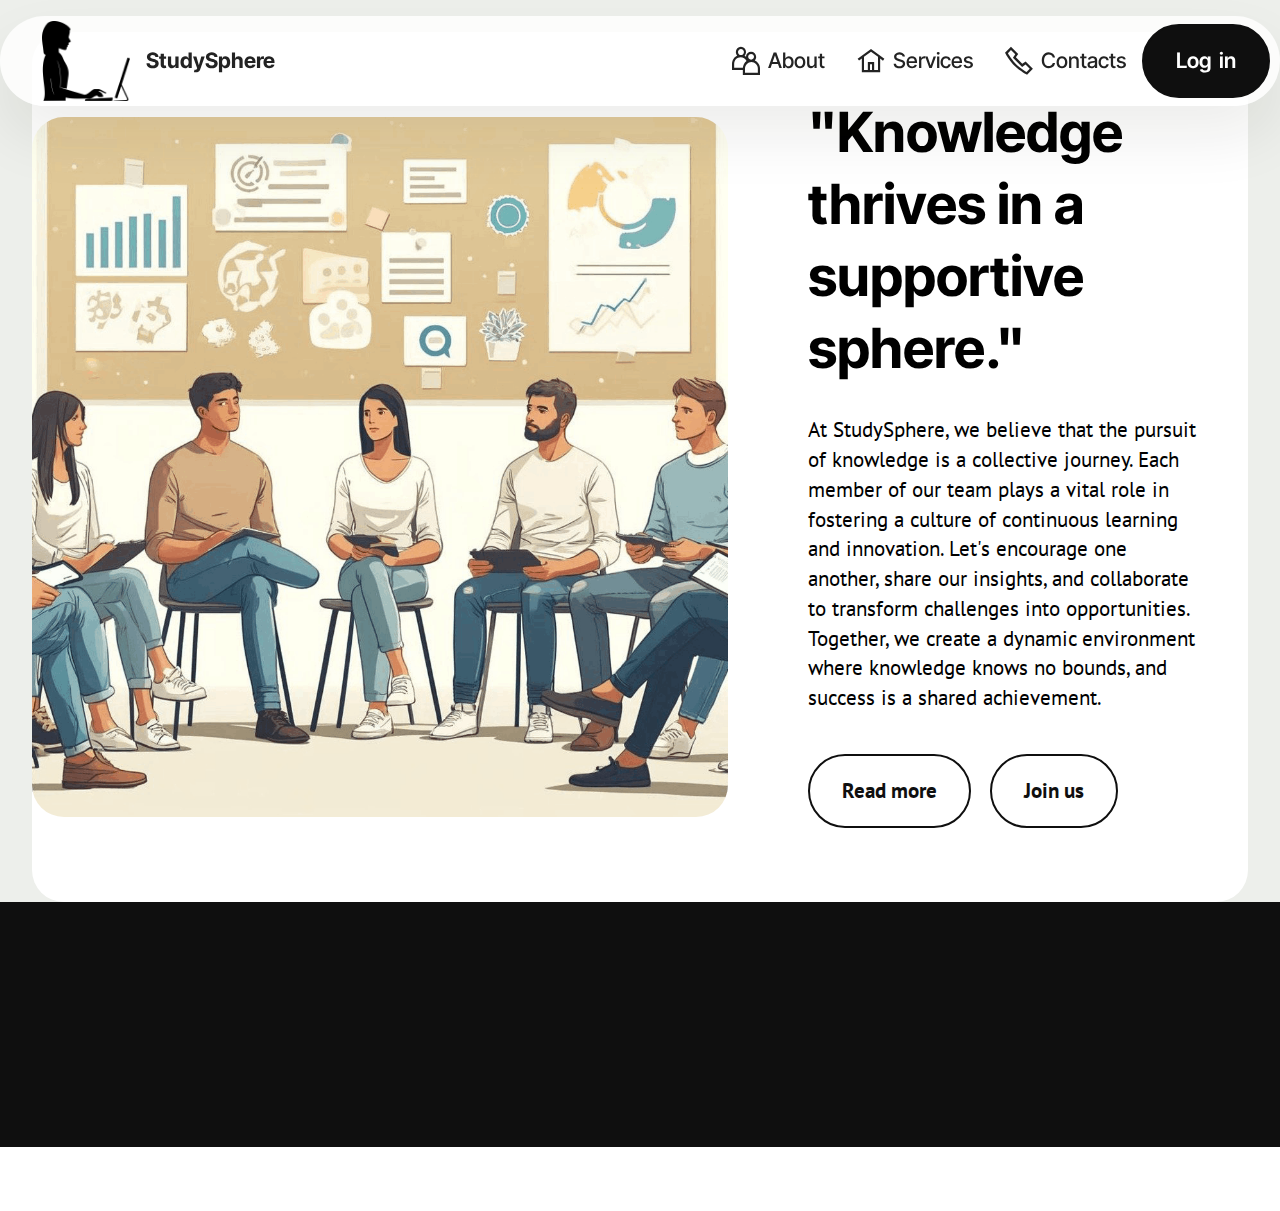
<file: index.html>
<!DOCTYPE html>
<html  >
<head>
  <!-- Site made with Mobirise Website Builder v5.9.18, https://mobirise.com -->
  <meta charset="UTF-8">
  <meta http-equiv="X-UA-Compatible" content="IE=edge">
  <meta name="generator" content="Mobirise v5.9.18, mobirise.com">
  <meta name="viewport" content="width=device-width, initial-scale=1, minimum-scale=1">
  <link rel="shortcut icon" href="assets/images/logo5.png" type="image/x-icon">
  <meta name="description" content="">
  
  
  <title>Common page</title>
  <link rel="stylesheet" href="assets/web/assets/mobirise-icons2/mobirise2.css">
  <link rel="stylesheet" href="assets/bootstrap/css/bootstrap.min.css">
  <link rel="stylesheet" href="assets/bootstrap/css/bootstrap-grid.min.css">
  <link rel="stylesheet" href="assets/bootstrap/css/bootstrap-reboot.min.css">
  <link rel="stylesheet" href="assets/animatecss/animate.css">
  <link rel="stylesheet" href="assets/dropdown/css/style.css">
  <link rel="stylesheet" href="assets/socicon/css/styles.css">
  <link rel="stylesheet" href="assets/theme/css/style.css">
  <link rel="preload" href="https://fonts.googleapis.com/css?family=Inter+Tight:100,200,300,400,500,600,700,800,900,100i,200i,300i,400i,500i,600i,700i,800i,900i&display=swap" as="style" onload="this.onload=null;this.rel='stylesheet'">
  <noscript><link rel="stylesheet" href="https://fonts.googleapis.com/css?family=Inter+Tight:100,200,300,400,500,600,700,800,900,100i,200i,300i,400i,500i,600i,700i,800i,900i&display=swap"></noscript>
  <link rel="preload" href="https://fonts.googleapis.com/css?family=PT+Sans:400,400i,700,700i&display=swap" as="style" onload="this.onload=null;this.rel='stylesheet'">
  <noscript><link rel="stylesheet" href="https://fonts.googleapis.com/css?family=PT+Sans:400,400i,700,700i&display=swap"></noscript>
  <link rel="preload" as="style" href="assets/mobirise/css/mbr-additional.css?v=rWNfqp"><link rel="stylesheet" href="assets/mobirise/css/mbr-additional.css?v=rWNfqp" type="text/css">

  
  
  
</head>
<body>
  
  <section data-bs-version="5.1" class="menu menu2 cid-ug71Zbc0L7" once="menu" id="menu02-2n">
	

	<nav class="navbar navbar-dropdown navbar-fixed-top navbar-expand-lg">
		<div class="container">
			<div class="navbar-brand">
				<span class="navbar-logo">
					<a href="https://mobiri.se">
						<img src="assets/images/mbr-96x87.png" alt="Mobirise Website Builder" style="height: 5rem;">
					</a>
				</span>
				<span class="navbar-caption-wrap"><a class="navbar-caption text-black display-4" href="https://mobiri.se">StudySphere</a></span>
			</div>
			<button class="navbar-toggler" type="button" data-toggle="collapse" data-bs-toggle="collapse" data-target="#navbarSupportedContent" data-bs-target="#navbarSupportedContent" aria-controls="navbarNavAltMarkup" aria-expanded="false" aria-label="Toggle navigation">
				<div class="hamburger">
					<span></span>
					<span></span>
					<span></span>
					<span></span>
				</div>
			</button>
			<div class="collapse navbar-collapse" id="navbarSupportedContent">
				<ul class="navbar-nav nav-dropdown" data-app-modern-menu="true"><li class="nav-item">
						<a class="nav-link link text-black text-primary display-4" href="page2.html"><span class="mobi-mbri mobi-mbri-users mbr-iconfont mbr-iconfont-btn"></span>About</a>
					</li>
					<li class="nav-item">
						<a class="nav-link link text-black text-primary display-4" href="page3.html" aria-expanded="false"><span class="mobi-mbri mobi-mbri-home mbr-iconfont mbr-iconfont-btn"></span>Services</a>
					</li>
					<li class="nav-item">
						<a class="nav-link link text-black text-primary display-4" href="page6.html"><span class="mobi-mbri mobi-mbri-phone mbr-iconfont mbr-iconfont-btn"></span>Contacts</a>
					</li></ul>
				
				<div class="navbar-buttons mbr-section-btn"><a class="btn btn-primary display-4" href="page10.html">Log&nbsp; in</a></div>
			</div>
		</div>
	</nav>
</section>

<section data-bs-version="5.1" class="features024 cid-ug8A8wBKHE" id="features024-43">
  

  
  

  <div class="container">
    <div class="row justify-content-center align-items-center">
      <div class="col-12">
        <div class="card-wrapper">
          <div class="row">
            <div class="col-12 col-md-12 col-lg-7 image-wrapper">
              <img class="w-100" src="assets/images/mbr-1920x1091.png" alt="Mobirise Website Builder">
            </div>
            <div class="col-12 col-lg col-md-12">
              <div class="text-wrapper align-left">
                <h5 class="mbr-section-title mbr-fonts-style mb-4 display-2"><strong>"Knowledge thrives in a supportive sphere."</strong></h5>
                <p class="price mbr-fonts-style mb-4 display-7"></p>
                <p class="mbr-text mbr-fonts-style mb-4 display-7">
                  At StudySphere, we believe that the pursuit of knowledge is a collective journey. Each member of our team plays a vital role in fostering a culture of continuous learning and innovation. Let's encourage one another, share our insights, and collaborate to transform challenges into opportunities. Together, we create a dynamic environment where knowledge knows no bounds, and success is a shared achievement.
                </p>
                <div class="mbr-section-btn mt-3"><a class="btn btn-lg btn-primary-outline display-7" href="page3.html" target="_blank">Read more</a> <a class="btn btn-lg btn-primary-outline display-7" href="page6.html">Join us</a></div>
              </div>
            </div>
          </div>
        </div>
      </div>
    </div>
  </div>
</section>

<section data-bs-version="5.1" class="footer3 cid-ug8CemCKc1" once="footers" id="footer03-44">

        

    

    <div class="container">
        <div class="row">
            <div class="row-links">
                <ul class="header-menu">
                  
                  
                  
                  
                <li class="header-menu-item mbr-fonts-style display-5"></li><li class="header-menu-item mbr-fonts-style display-5"></li><li class="header-menu-item mbr-fonts-style display-5"></li><li class="header-menu-item mbr-fonts-style display-5"></li></ul>
              </div>

            <div class="col-12 mt-4">
                <div class="social-row">
                    <div class="soc-item">
                        <a href="page10.html" target="_blank">
                            <span class="mbr-iconfont display-7 socicon-facebook socicon"></span>
                        </a>
                    </div>
                    <div class="soc-item">
                        <a href="page10.html" target="_blank">
                            <span class="mbr-iconfont socicon-twitter socicon"></span>
                        </a>
                    </div>
                    <div class="soc-item">
                        <a href="page10.html" target="_blank">
                            <span class="mbr-iconfont socicon-instagram socicon"></span>
                        </a>
                    </div>
                    <div class="soc-item">
                        <a href="page10.html" target="_blank">
                            <span class="mbr-iconfont socicon-linkedin socicon"></span>
                        </a>
                    </div>
                    <div class="soc-item">
                        <a href="page10.html" target="_blank">
                            <span class="mbr-iconfont socicon-twitch socicon"></span>
                        </a>
                    </div>
                </div>
            </div>
            <div class="col-12 mt-5">
                <p class="mbr-fonts-style copyright display-7">
                    © Copyright 2024 - StudySphere</p>
            </div>
        </div>
    </div>
</section><section class="display-7" style="padding: 0;align-items: center;justify-content: center;flex-wrap: wrap;    align-content: center;display: flex;position: relative;height: 4rem;"><a href="https://mobiri.se/3281907" style="flex: 1 1;height: 4rem;position: absolute;width: 100%;z-index: 1;"><img alt="" style="height: 4rem;" src="[data-uri]"></a><p style="margin: 0;text-align: center;" class="display-7">&#8204;</p><a style="z-index:1" href="https://mobirise.com/builder/ai-website-generator.html">AI Website Generator</a></section><script src="assets/bootstrap/js/bootstrap.bundle.min.js"></script>  <script src="assets/smoothscroll/smooth-scroll.js"></script>  <script src="assets/ytplayer/index.js"></script>  <script src="assets/dropdown/js/navbar-dropdown.js"></script>  <script src="assets/theme/js/script.js"></script>  
  
  
  <input name="animation" type="hidden">
  </body>
</html>
</file>
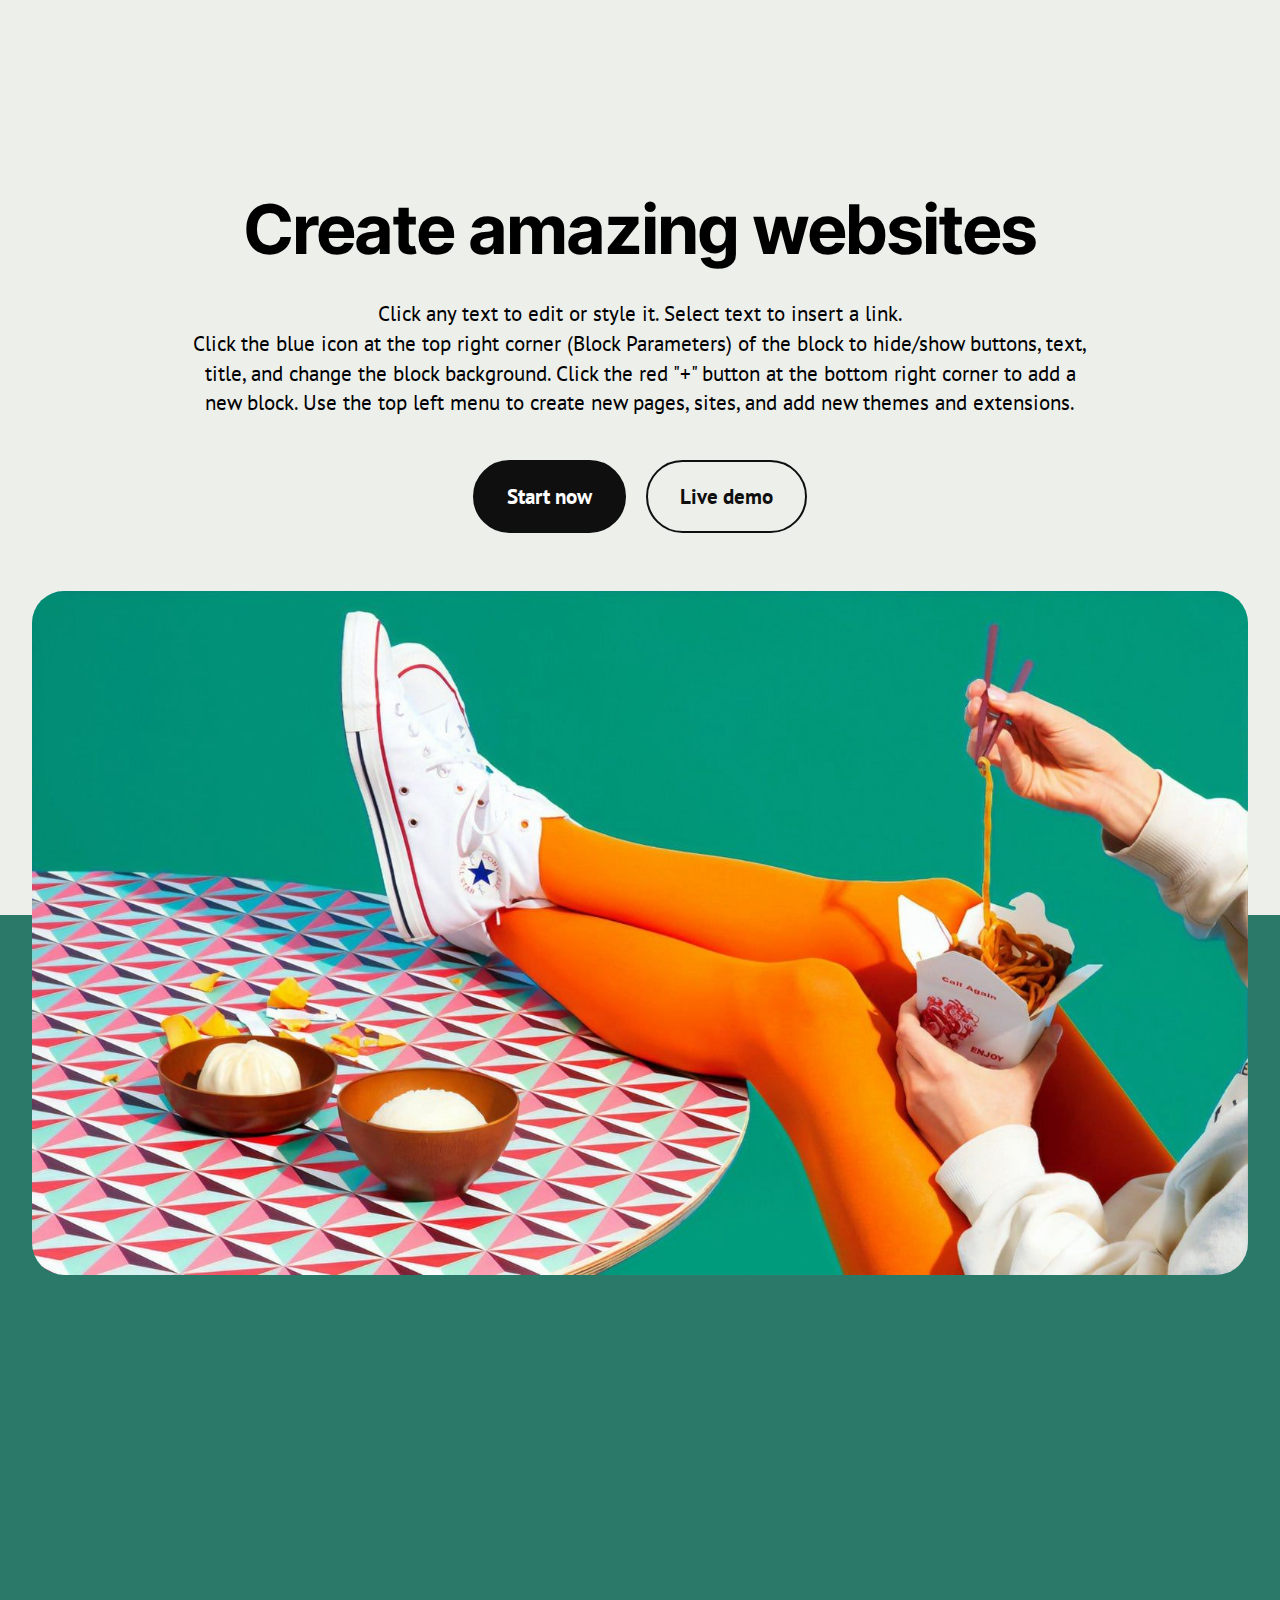
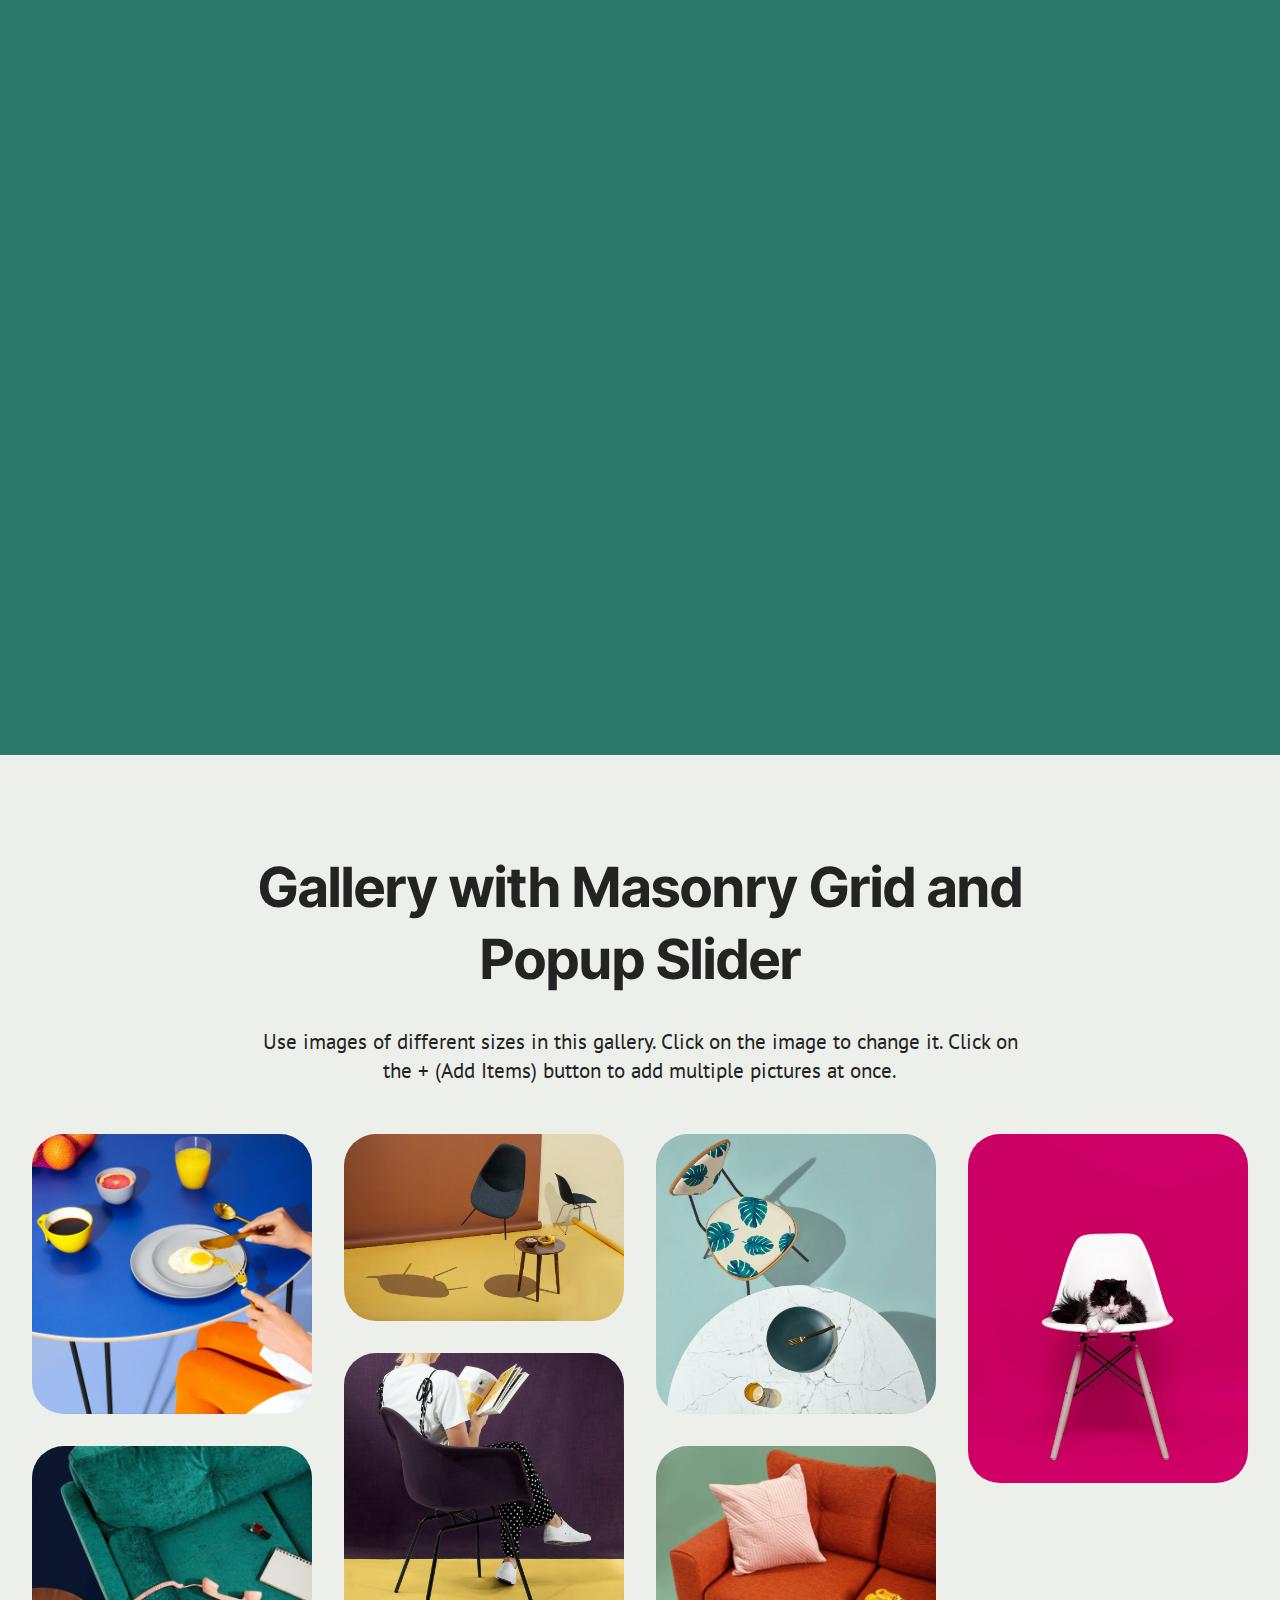
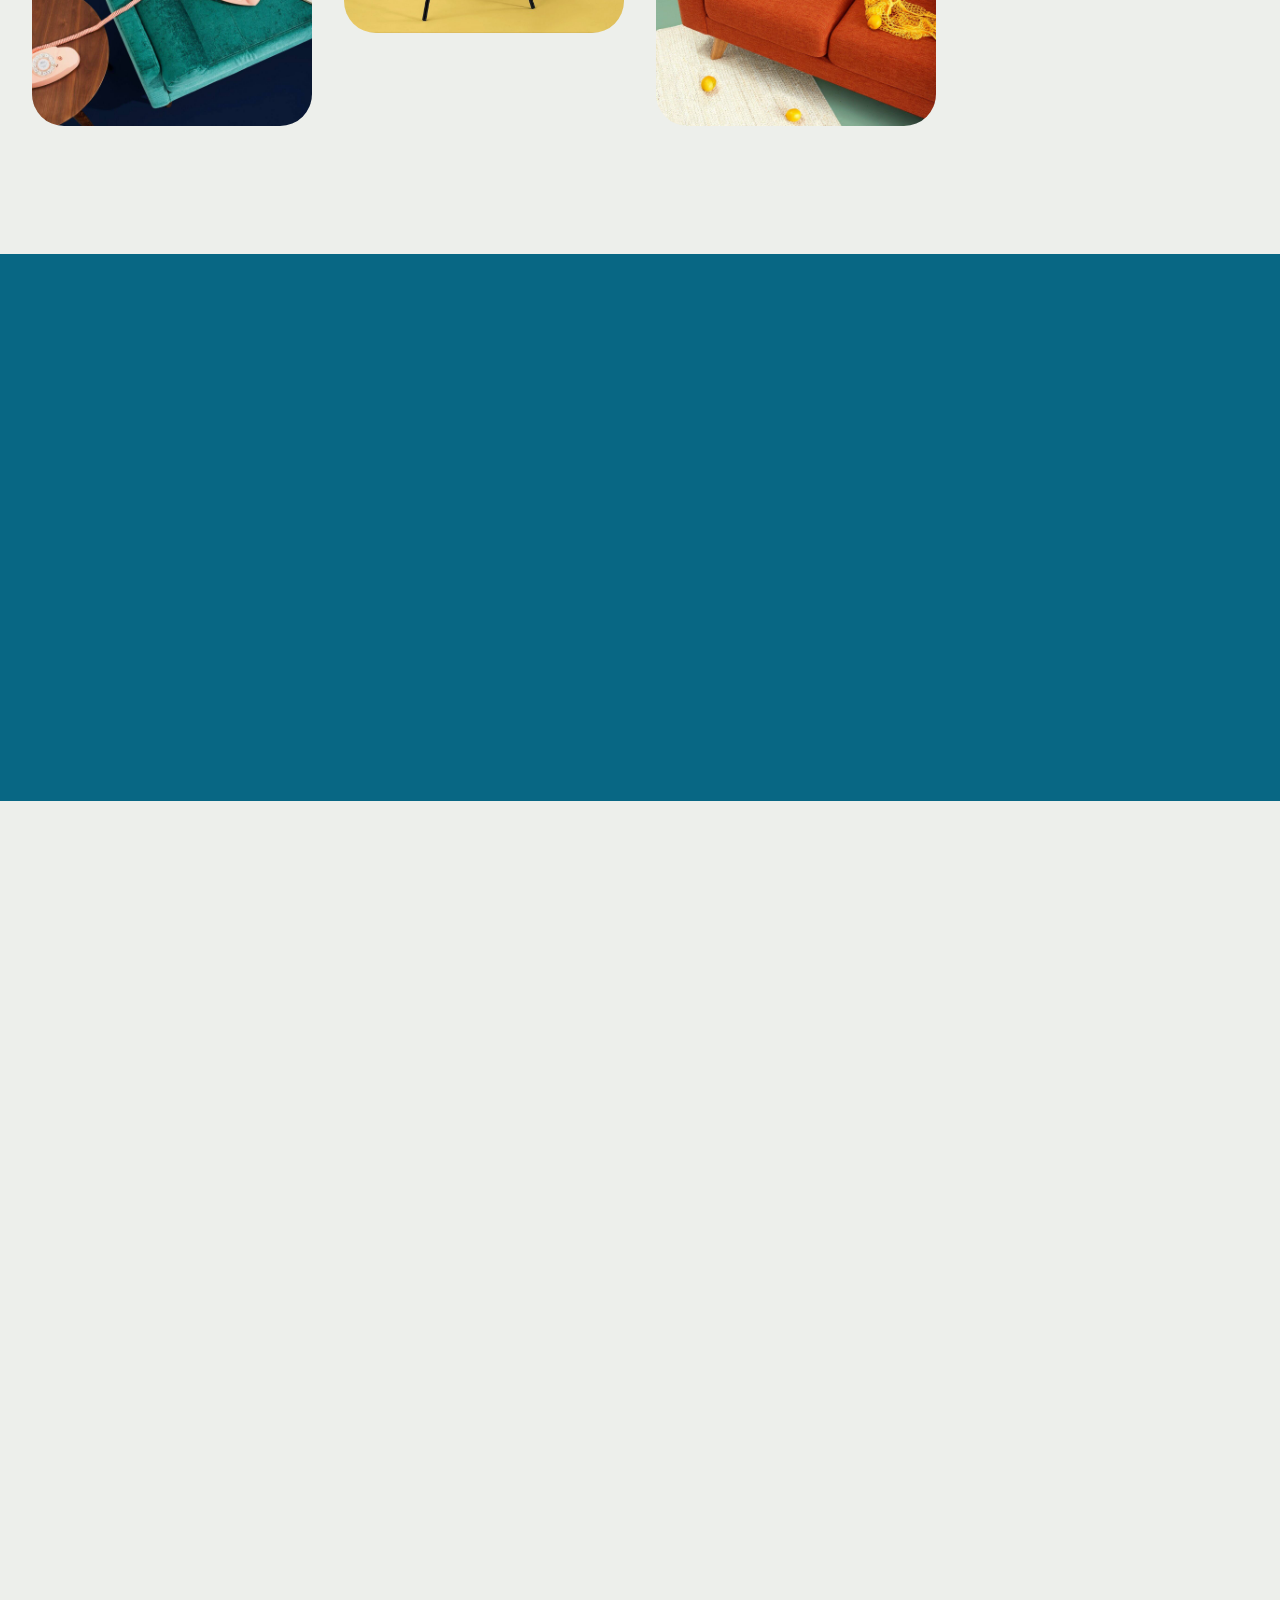
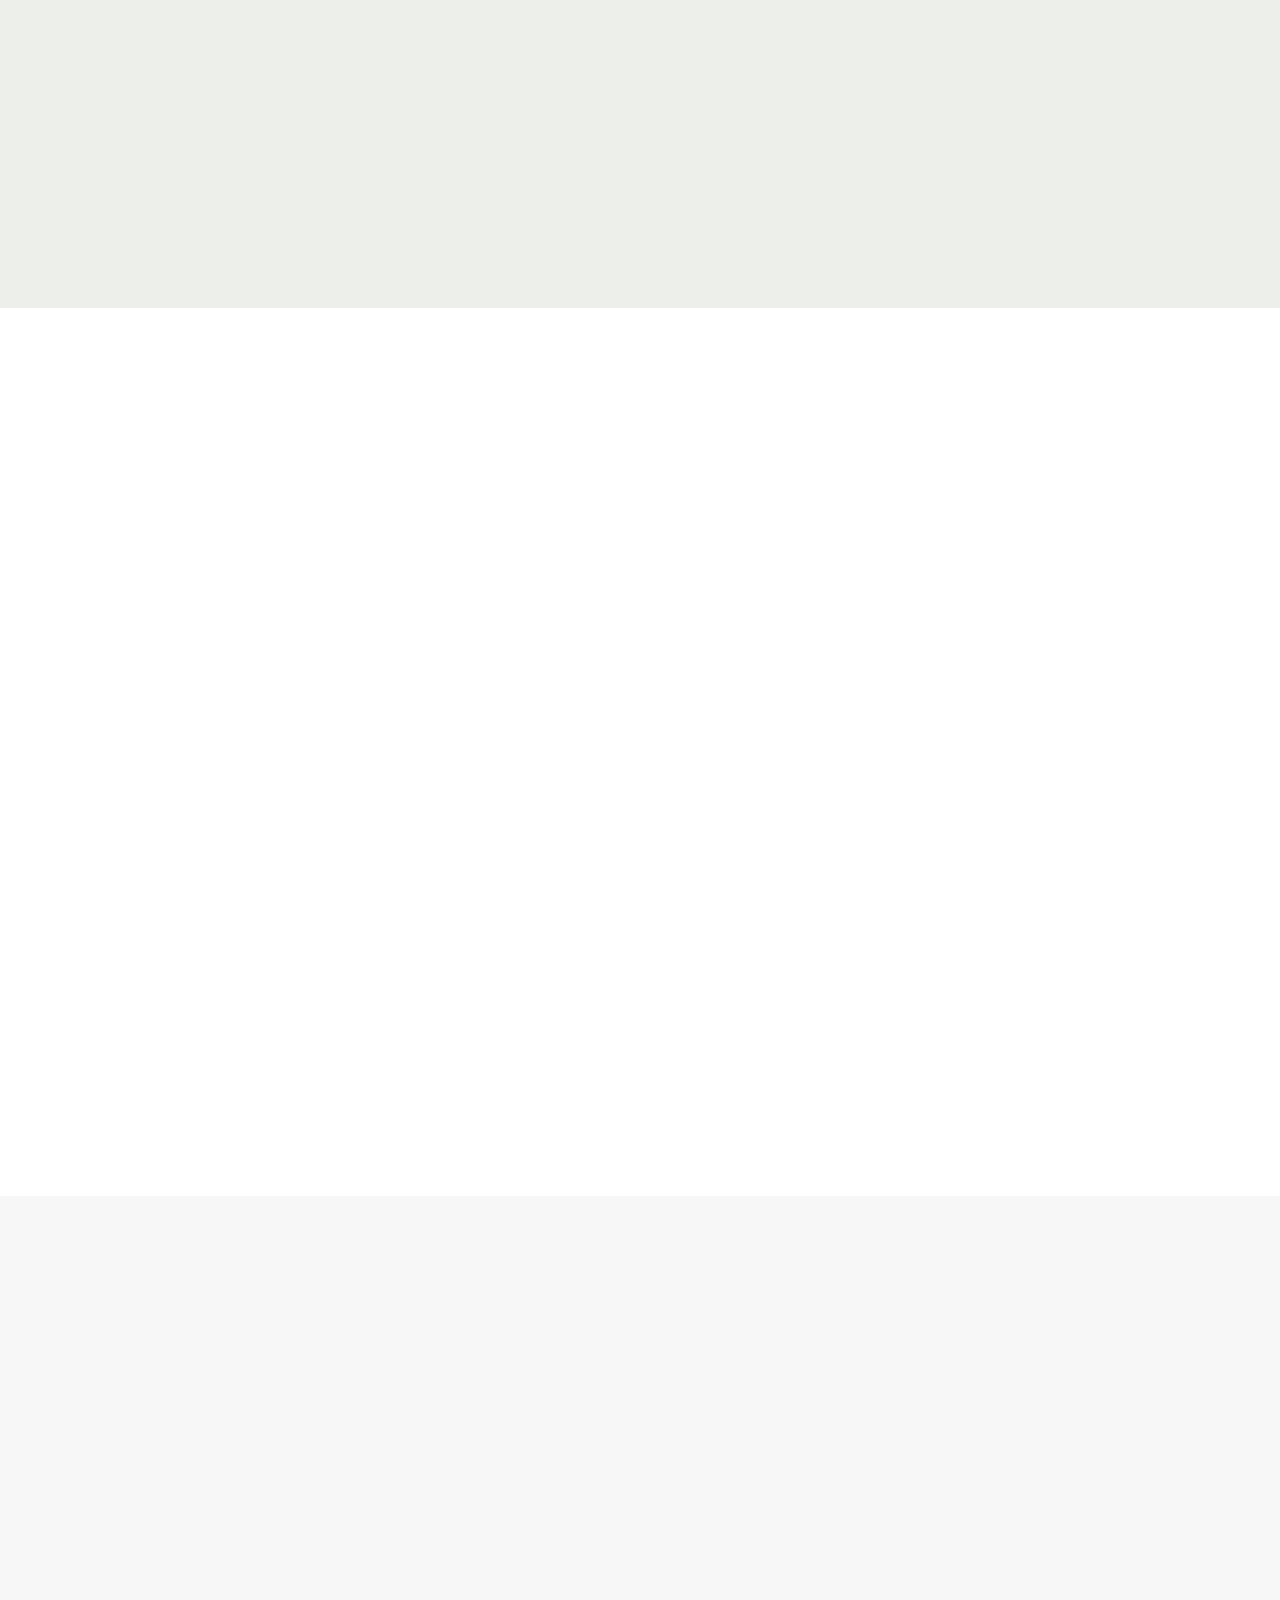
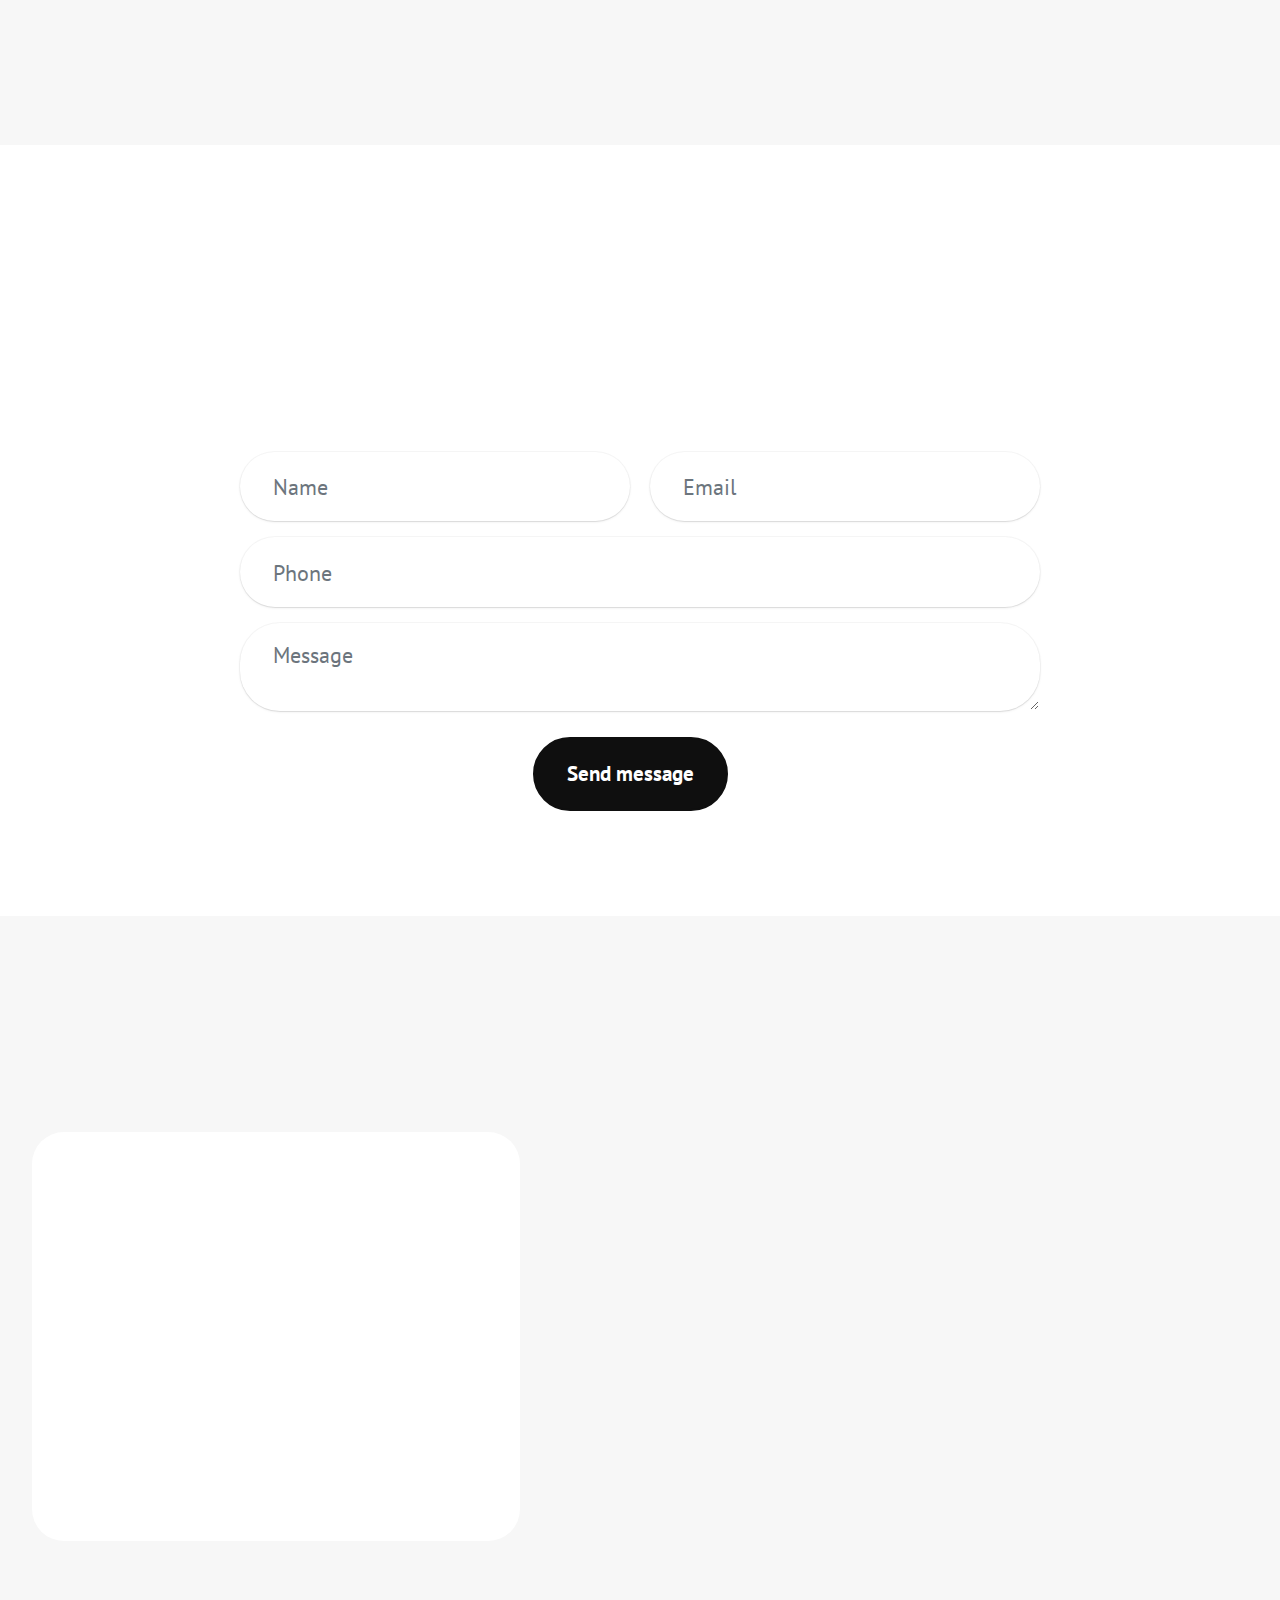
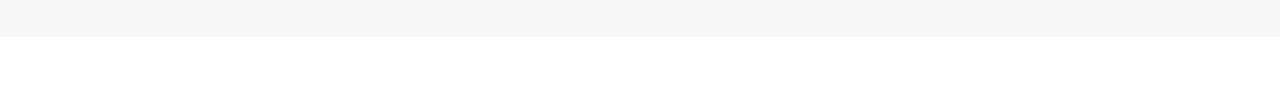
<file: index1.html>
<!DOCTYPE html>
<html  >
<head>
  <!-- Site made with Mobirise Website Builder v5.9.18, https://mobirise.com -->
  <meta charset="UTF-8">
  <meta http-equiv="X-UA-Compatible" content="IE=edge">
  <meta name="generator" content="Mobirise v5.9.18, mobirise.com">
  <meta name="viewport" content="width=device-width, initial-scale=1, minimum-scale=1">
  <link rel="shortcut icon" href="assets/images/logo5.png" type="image/x-icon">
  <meta name="description" content="">
  
  
  <title>Home</title>
  <link rel="stylesheet" href="assets/web/assets/mobirise-icons2/mobirise2.css">
  <link rel="stylesheet" href="assets/bootstrap/css/bootstrap.min.css">
  <link rel="stylesheet" href="assets/bootstrap/css/bootstrap-grid.min.css">
  <link rel="stylesheet" href="assets/bootstrap/css/bootstrap-reboot.min.css">
  <link rel="stylesheet" href="assets/animatecss/animate.css">
  <link rel="stylesheet" href="assets/theme/css/style.css">
  <link rel="stylesheet" href="assets/gallery/style.css">
  <link rel="preload" href="https://fonts.googleapis.com/css?family=Inter+Tight:100,200,300,400,500,600,700,800,900,100i,200i,300i,400i,500i,600i,700i,800i,900i&display=swap" as="style" onload="this.onload=null;this.rel='stylesheet'">
  <noscript><link rel="stylesheet" href="https://fonts.googleapis.com/css?family=Inter+Tight:100,200,300,400,500,600,700,800,900,100i,200i,300i,400i,500i,600i,700i,800i,900i&display=swap"></noscript>
  <link rel="preload" href="https://fonts.googleapis.com/css?family=PT+Sans:400,400i,700,700i&display=swap" as="style" onload="this.onload=null;this.rel='stylesheet'">
  <noscript><link rel="stylesheet" href="https://fonts.googleapis.com/css?family=PT+Sans:400,400i,700,700i&display=swap"></noscript>
  <link rel="preload" as="style" href="assets/mobirise/css/mbr-additional.css?v=b5EJra"><link rel="stylesheet" href="assets/mobirise/css/mbr-additional.css?v=b5EJra" type="text/css">

  
  
  
</head>
<body>
  
  <section data-bs-version="5.1" class="header5 cid-tJS6uM4N87" id="header05-1">
	

	
	
	<div class="topbg"></div>
	<div class="align-center container">
		<div class="row justify-content-center">
			<div class="col-md-12 col-lg-9">
				<h1 class="mbr-section-title mbr-fonts-style mb-4 display-1"><strong>Create amazing websites</strong></h1>
				<p class="mbr-text mbr-fonts-style mb-4 display-7">Click any text to edit or style it. Select text to insert a link.
<br>Click the blue icon at the top right corner (Block Parameters) of the block to hide/show buttons, text, title, and change the block background. Click the red "+" button at the bottom right corner to add a new block. Use the top left menu to create new pages, sites, and add new themes and extensions.</p>
				<div class="mbr-section-btn mt-3"><a class="btn btn-primary display-7" href="index.html#form02-6">Start now</a> <a class="btn btn-primary-outline display-7" href="index.html#gallery02-v">Live demo</a></div>
			</div>
		</div>
		<div class="row mt-5 justify-content-center">
			<div class="col-12 col-lg-12">
				<img src="assets/images/11.jpg" alt="Mobirise Website Builder" title="">
			</div>
		</div>
	</div>
</section>

<section data-bs-version="5.1" class="features4 cid-tMlEXTHLbS" id="features04-w">
	
	
	<div class="container">
		<div class="row justify-content-center">
			<div class="col-12 content-head">
				<div class="mbr-section-head mb-5">
					<h4 class="mbr-section-title mbr-fonts-style align-center mb-0 display-2"><strong>Our Services</strong></h4>
					<h5 class="mbr-section-subtitle mbr-fonts-style align-center mb-0 mt-4 display-7">Hover over pictures to add more cards or rearrange them with the Tools panel. Add multiple cards by selecting multiple images. You can set the number of columns in Block Parameters.</h5>
					
				</div>
			</div>
		</div>
		<div class="row">
			<div class="item features-image col-12 col-md-6 col-lg-4">
				<div class="item-wrapper">
					<div class="item-img">
						<img src="assets/images/gallery03.jpg" alt="Mobirise Website Builder">
					</div>
					<div class="item-content">
						<h5 class="item-title mbr-fonts-style display-5">
							<strong>Marketing</strong>
						</h5>
						
						<p class="mbr-text mbr-fonts-style display-7">
							Service Description. You can show/hide the title, subtitle, text, button in the Block Parameters
						</p>
						<div class="mbr-section-btn item-footer"><a href="" class="btn item-btn btn-primary display-7">Learn more</a></div>
					</div>

				</div>
			</div>
			<div class="item features-image col-12 col-md-6 col-lg-4">
				<div class="item-wrapper">
					<div class="item-img">
						<img src="assets/images/gallery05.jpg" alt="Mobirise Website Builder">
					</div>
					<div class="item-content">
						<h5 class="item-title mbr-fonts-style display-5">
							<strong>Promotion</strong>
						</h5>
						
						<p class="mbr-text mbr-fonts-style display-7">
							Service Description. You can show/hide the title, subtitle, text, button in the Block Parameters
						</p>
						<div class="mbr-section-btn item-footer"><a href="" class="btn item-btn btn-primary display-7">Learn more</a></div>
					</div>
				</div>
			</div>
			<div class="item features-image col-12 col-md-6 col-lg-4">
				<div class="item-wrapper">
					<div class="item-img">
						<img src="assets/images/gallery02.jpg" alt="Mobirise Website Builder">
					</div>
					<div class="item-content">
						<h5 class="item-title mbr-fonts-style display-5">
							<strong>Branding</strong>
						</h5>
						
						<p class="mbr-text mbr-fonts-style display-7">
							Service Description. You can show/hide the title, subtitle, text, button in the Block Parameters<br>
						</p>
						<div class="mbr-section-btn item-footer"><a href="" class="btn item-btn btn-primary display-7">Learn more</a></div>
					</div>
				</div>
			</div>
		</div>
	</div>
</section>

<section data-bs-version="5.1" class="gallery1 mbr-gallery cid-tMlDYtQ5fF" id="gallery02-v">
    

    
    

    <div class="container-fluid">
        <div class="row justify-content-center">
            <div class="col-12 content-head">
                <div class="mbr-section-head mb-5">
                    <h3 class="mbr-section-title mbr-fonts-style align-center m-0 display-2"><strong>Gallery with Masonry Grid and Popup Slider</strong></h3>
                    <h4 class="mbr-section-subtitle mbr-fonts-style align-center mb-0 mt-4 display-7">Use images of different sizes in this gallery. Click on the image to change it. Click on the + (Add Items) button to add multiple pictures at once.</h4>
                </div>
            </div>
        </div>
        <div class="row mbr-gallery mbr-masonry" data-masonry="{&quot;percentPosition&quot;: true }">
            <div class="col-12 col-md-6 col-lg-3 item gallery-image">
                <div class="item-wrapper" data-toggle="modal" data-bs-toggle="modal" data-target="#ug8DLw144H-modal" data-bs-target="#ug8DLw144H-modal">
                    <img class="w-100" src="assets/images/gallery03.jpg" alt="Mobirise Website Builder" data-slide-to="0" data-bs-slide-to="0" data-target="#lb-ug8DLw144H" data-bs-target="#lb-ug8DLw144H">
                    <div class="icon-wrapper">
                        <span class="mobi-mbri mobi-mbri-search mbr-iconfont mbr-iconfont-btn"></span>
                    </div>
                </div>
                
            </div>
            <div class="col-12 col-md-6 col-lg-3 item gallery-image">
                <div class="item-wrapper" data-toggle="modal" data-bs-toggle="modal" data-target="#ug8DLw144H-modal" data-bs-target="#ug8DLw144H-modal">
                    <img class="w-100" src="assets/images/gallery13.jpg" alt="Mobirise Website Builder" data-slide-to="1" data-bs-slide-to="1" data-target="#lb-ug8DLw144H" data-bs-target="#lb-ug8DLw144H">
                    <div class="icon-wrapper">
                        <span class="mobi-mbri mobi-mbri-search mbr-iconfont mbr-iconfont-btn"></span>
                    </div>
                </div>
                
            </div>
            <div class="col-12 col-md-6 col-lg-3 item gallery-image">
                <div class="item-wrapper" data-toggle="modal" data-bs-toggle="modal" data-target="#ug8DLw144H-modal" data-bs-target="#ug8DLw144H-modal">
                    <img class="w-100" src="assets/images/gallery10.jpg" alt="Mobirise Website Builder" data-slide-to="2" data-bs-slide-to="2" data-target="#lb-ug8DLw144H" data-bs-target="#lb-ug8DLw144H">
                    <div class="icon-wrapper">
                        <span class="mobi-mbri mobi-mbri-search mbr-iconfont mbr-iconfont-btn"></span>
                    </div>
                </div>
                
            </div>
            <div class="col-12 col-md-6 col-lg-3 item gallery-image">
                <div class="item-wrapper" data-toggle="modal" data-bs-toggle="modal" data-target="#ug8DLw144H-modal" data-bs-target="#ug8DLw144H-modal">
                    <img class="w-100" src="assets/images/gallery08.jpg" alt="Mobirise Website Builder" data-slide-to="3" data-bs-slide-to="3" data-target="#lb-ug8DLw144H" data-bs-target="#lb-ug8DLw144H">
                    <div class="icon-wrapper">
                        <span class="mobi-mbri mobi-mbri-search mbr-iconfont mbr-iconfont-btn"></span>
                    </div>
                </div>
                
            </div>
            <div class="col-12 col-md-6 col-lg-3 item gallery-image">
                <div class="item-wrapper" data-toggle="modal" data-bs-toggle="modal" data-target="#ug8DLw144H-modal" data-bs-target="#ug8DLw144H-modal">
                    <img class="w-100" src="assets/images/gallery06.jpg" alt="Mobirise Website Builder" data-slide-to="4" data-bs-slide-to="4" data-target="#lb-ug8DLw144H" data-bs-target="#lb-ug8DLw144H">
                    <div class="icon-wrapper">
                        <span class="mobi-mbri mobi-mbri-search mbr-iconfont mbr-iconfont-btn"></span>
                    </div>
                </div>
                
            </div>
            <div class="col-12 col-md-6 col-lg-3 item gallery-image">
                <div class="item-wrapper" data-toggle="modal" data-bs-toggle="modal" data-target="#ug8DLw144H-modal" data-bs-target="#ug8DLw144H-modal">
                    <img class="w-100" src="assets/images/gallery02.jpg" alt="Mobirise Website Builder" data-slide-to="5" data-bs-slide-to="5" data-target="#lb-ug8DLw144H" data-bs-target="#lb-ug8DLw144H">
                    <div class="icon-wrapper">
                        <span class="mobi-mbri mobi-mbri-search mbr-iconfont mbr-iconfont-btn"></span>
                    </div>
                </div>
                
            </div>
            <div class="col-12 col-md-6 col-lg-3 item gallery-image">
                <div class="item-wrapper" data-toggle="modal" data-bs-toggle="modal" data-target="#ug8DLw144H-modal" data-bs-target="#ug8DLw144H-modal">
                    <img class="w-100" src="assets/images/gallery01.jpg" alt="Mobirise Website Builder" data-slide-to="6" data-bs-slide-to="6" data-target="#lb-ug8DLw144H" data-bs-target="#lb-ug8DLw144H">
                    <div class="icon-wrapper">
                        <span class="mobi-mbri mobi-mbri-search mbr-iconfont mbr-iconfont-btn"></span>
                    </div>
                </div>
                
            </div>
        </div>

        <div class="modal mbr-slider" tabindex="-1" role="dialog" aria-hidden="true" id="ug8DLw144H-modal">
            <div class="modal-dialog" role="document">
                <div class="modal-content">
                    <div class="modal-body">
                        <div class="carousel slide" id="lb-ug8DLw144H" data-interval="5000" data-bs-interval="5000">
                            <div class="carousel-inner">
                                <div class="carousel-item active">
                                    <img class="d-block w-100" src="assets/images/gallery03.jpg" alt="Mobirise Website Builder">
                                </div>
                                <div class="carousel-item">
                                    <img class="d-block w-100" src="assets/images/gallery13.jpg" alt="Mobirise Website Builder">
                                </div>
                                <div class="carousel-item">
                                    <img class="d-block w-100" src="assets/images/gallery10.jpg" alt="Mobirise Website Builder">
                                </div>
                                <div class="carousel-item">
                                    <img class="d-block w-100" src="assets/images/gallery08.jpg" alt="Mobirise Website Builder">
                                </div>
                                <div class="carousel-item">
                                    <img class="d-block w-100" src="assets/images/gallery06.jpg" alt="Mobirise Website Builder">
                                </div>
                                <div class="carousel-item">
                                    <img class="d-block w-100" src="assets/images/gallery02.jpg" alt="Mobirise Website Builder">
                                </div>
                                <div class="carousel-item">
                                    <img class="d-block w-100" src="assets/images/gallery01.jpg" alt="Mobirise Website Builder">
                                </div>
                            </div>
                            <ol class="carousel-indicators">
                                <li data-slide-to="0" data-bs-slide-to="0" class="active" data-target="#lb-ug8DLw144H" data-bs-target="#lb-ug8DLw144H"></li>
                                <li data-slide-to="1" data-bs-slide-to="1" data-target="#lb-ug8DLw144H" data-bs-target="#lb-ug8DLw144H"></li>
                                <li data-slide-to="2" data-bs-slide-to="2" data-target="#lb-ug8DLw144H" data-bs-target="#lb-ug8DLw144H"></li>
                                <li data-slide-to="3" data-bs-slide-to="3" data-target="#lb-ug8DLw144H" data-bs-target="#lb-ug8DLw144H"></li>
                                <li data-slide-to="4" data-bs-slide-to="4" data-target="#lb-ug8DLw144H" data-bs-target="#lb-ug8DLw144H"></li>
                                <li data-slide-to="5" data-bs-slide-to="5" data-target="#lb-ug8DLw144H" data-bs-target="#lb-ug8DLw144H"></li>
                                <li data-slide-to="6" data-bs-slide-to="6" data-target="#lb-ug8DLw144H" data-bs-target="#lb-ug8DLw144H"></li>
                            </ol>
                            <a role="button" href="" class="close" data-dismiss="modal" data-bs-dismiss="modal" aria-label="Close">
                            </a>
                            <a class="carousel-control-prev carousel-control" role="button" data-slide="prev" data-bs-slide="prev" href="#lb-ug8DLw144H">
                                <span class="mobi-mbri mobi-mbri-arrow-prev" aria-hidden="true"></span>
                                <span class="sr-only visually-hidden">Previous</span>
                            </a>
                            <a class="carousel-control-next carousel-control" role="button" data-slide="next" data-bs-slide="next" href="#lb-ug8DLw144H">
                                <span class="mobi-mbri mobi-mbri-arrow-next" aria-hidden="true"></span>
                                <span class="sr-only visually-hidden">Next</span>
                            </a>
                        </div>
                    </div>
                </div>
            </div>
        </div>
    </div>
</section>

<section data-bs-version="5.1" class="header09 cid-tLAX5BnXkJ" id="header09-q">
	
	
	<div class="container">
		<div class="row">
			<div class="content-wrap col-12 col-md-8">
				<h1 class="mbr-section-title mbr-fonts-style mbr-white mb-4 display-1"><strong>Unlock boundless possibilities</strong></h1>
				
				<p class="mbr-fonts-style mbr-text mbr-white mb-4 display-7">
					Mobirise Free Website Maker is perfect for non-techies and great for pro-coders for fast prototyping and small customers' projects.
				</p>
				<div class="mbr-section-btn"><a class="btn btn-white-outline display-7" href="https://mobiri.se">Learn more</a></div>
			</div>
		</div>
	</div>
</section>

<section data-bs-version="5.1" class="header7 cid-tLeaLmEeFr" id="header07-h">
  

  
  
  
  <div class="align-center container">
    <div class="row justify-content-center">
      <div class="col-md-12 col-lg-9 mb-5">
        <h1 class="mbr-section-title mbr-fonts-style display-1"><strong>Block with video</strong>
        </h1>
        <p class="mbr-text mbr-fonts-style mt-4 display-7">
          Click on the media content to replace it. In some blocks, you can change media content via Block Parameters.
        </p>
        
      </div>
    </div>

    <div class="row justify-content-center">
      <div class="mbr-figure col-12 col-md-12"><iframe class="mbr-embedded-video" src="https://www.youtube.com/embed/sGpPgQeEyOc?rel=0&amp;amp;mute=1&amp;showinfo=0&amp;autoplay=1&amp;loop=1&amp;playlist=sGpPgQeEyOc" width="1280" height="720" frameborder="0" allowfullscreen></iframe></div>
    </div>
  </div>
</section>

<section data-bs-version="5.1" class="header1 cid-tJS9vXDdRK" id="header01-7">
	

	
	

	<div class="container">
		<div class="row justify-content-center">
			<div class="col-12 col-md-12 col-lg-7 image-wrapper">
				<img class="w-100" src="assets/images/gallery01.jpg" alt="Mobirise Website Builder">
			</div>
			<div class="col-12 col-lg col-md-12">
				<div class="text-wrapper align-left">
					<h1 class="mbr-section-title mbr-fonts-style mb-4 display-2"><strong>About us</strong></h1>
					<p class="mbr-text mbr-fonts-style mb-4 display-7">
						Most blocks can be used with various types of backgrounds: color, pictures, or videos. It can be set in Block Parameters.&nbsp;You can show/hide the title, subtitle, text, button in the Block Parameters (blue gear icon at the top right corner of the block).&nbsp;</p>
					<div class="mbr-section-btn mt-3"><a class="btn btn-primary display-7" href="https://mobiri.se">Start now</a></div>
				</div>
			</div>
		</div>
	</div>
</section>

<section data-bs-version="5.1" class="features15 cid-tLek7gQhG7" id="features015-m">
	

	
	
	<div class="container">
		<div class="mbr-section-head mb-5">
			<h4 class="mbr-section-title mbr-fonts-style align-center mb-0 display-2">
			  <strong>Why us?</strong></h4>
			
		  </div>
		<div class="row justify-content-center">
			<div class="item features-without-image col-12 col-lg-4">
				<div class="item-wrapper">
					<div class="img-wrapper">
						<img src="assets/images/shop1.jpg" alt="Mobirise Website Builder">
					</div>
					<div class="card-box">
						<h4 class="card-title mbr-fonts-style mb-3 display-5">
							<strong>Free</strong></h4>
						<h5 class="card-text mbr-fonts-style display-7">
							Mobirise is a free website builder. Mobirise is a free website builder. Mobirise is a free website builder.</h5>
					</div>
				</div>
			</div>
			<div class="item features-without-image col-12 col-lg-4">
				<div class="item-wrapper">
					<div class="img-wrapper">
						<img src="assets/images/shop2.jpg" alt="Mobirise Website Builder">
					</div>
					<div class="card-box">
						<h4 class="card-title mbr-fonts-style mb-3 display-5">
							<strong>Easy</strong></h4>
						<h5 class="card-text mbr-fonts-style display-7">
							Create landing pages with ease. Create landing pages with ease. Create landing pages with ease.<br><br></h5>
					</div>
				</div>
			</div>
			<div class="item features-without-image col-12 col-lg-4">
				<div class="item-wrapper">
					<div class="img-wrapper">
						<img src="assets/images/shop3.jpg" alt="Mobirise Website Builder">
					</div>
					<div class="card-box">
						<h4 class="card-title mbr-fonts-style mb-3 display-5">
							<strong>Beautiful</strong></h4>
						<h5 class="card-text mbr-fonts-style display-7">
							Build a website with Mobirise. Build a web page with Mobirise. Create a website with Mobirise.</h5>
					</div>
				</div>
			</div>
		</div>
	</div>
</section>

<section data-bs-version="5.1" class="form5 cid-tJS9pBcTSa" id="form02-6">
    
    
    <div class="container">
        <div class="mbr-section-head mb-5">
            <h3 class="mbr-section-title mbr-fonts-style align-center mb-0 display-2">
                <strong>Contact Form</strong></h3>
            <h4 class="mbr-section-subtitle mbr-fonts-style align-center mb-0 mt-4 display-7">To change your notification email, click on any form field below.
<div>The number of submissions is limited to 10 per day without the Form Builder.</div></h4>
        </div>
        <div class="row justify-content-center mt-4">
            <div class="col-lg-8 mx-auto mbr-form" data-form-type="formoid">
                <form action="https://mobirise.eu/" method="POST" class="mbr-form form-with-styler" data-form-title="Form Name"><input type="hidden" name="email" data-form-email="true" value="F9EeWx0F0pFBdTrkVHB0GWtjPoGzN3drfIusN38VjgxgZMeG3Soi6r16Mt7F7CCK3I1BxQj8Swf9TJAaKavNZw1sdXJ3kWZikrlk+LuAajBivYySOWWlhpsCYft1cUbC">
                    <div class="row">
                        <div hidden="hidden" data-form-alert="" class="alert alert-success col-12">Thanks for filling out the form!</div>
                        <div hidden="hidden" data-form-alert-danger="" class="alert alert-danger col-12">
                            Oops...! some problem!
                        </div>
                    </div>
                    <div class="dragArea row">
                        <div class="col-md col-sm-12 form-group mb-3" data-for="name">
                            <input type="text" name="name" placeholder="Name" data-form-field="name" class="form-control" value="" id="name-form02-6">
                        </div>
                        <div class="col-md col-sm-12 form-group mb-3" data-for="email">
                            <input type="email" name="email" placeholder="Email" data-form-field="email" class="form-control" value="" id="email-form02-6">
                        </div>
                        <div class="col-12 form-group mb-3" data-for="phone">
                            <input type="tel" name="phone" placeholder="Phone" data-form-field="phone" class="form-control" value="" id="phone-form02-6">
                        </div>
                        <div class="col-12 form-group mb-3" data-for="textarea">
                            <textarea name="textarea" placeholder="Message" data-form-field="textarea" class="form-control" id="textarea-form02-6"></textarea>
                        </div>
                        <div class="col-lg-12 col-md-12 col-sm-12 align-center mbr-section-btn">
                            <button type="submit" class="btn btn-primary display-7">Send message</button>
                        </div>
                    </div>
                </form>
            </div>
        </div>
    </div>
</section>

<section data-bs-version="5.1" class="contacts2 map1 cid-tLdYHD757A" id="contacts02-9">

    

    
    <div class="container">
        <div class="mbr-section-head mb-5">
            <h3 class="mbr-section-title mbr-fonts-style align-center mb-0 display-2">
                <strong>Contacts</strong>
            </h3>
            
        </div>
        <div class="row justify-content-center mt-4">
            <div class="card col-12 col-md-5">
                <div class="card-wrapper">
                    <div class="text-wrapper">
                        <h5 class="cardTitle mbr-fonts-style mb-2 display-5">
                        <strong>Get in touch</strong></h5>
                    <ul class="list mbr-fonts-style display-7">
                        <li class="mbr-text item-wrap"><span style="font-size: 1.4rem;">Phone: </span><a href="tel:+12345678910" class="text-primary" style="font-size: 1.4rem;">0 (800) 123 45 67</a><br></li>
                        <li class="mbr-text item-wrap">WhatsApp: <a href="https://wa.me/12345678910" class="text-primary">0 (800) 123 45 67</a></li>
                        <li class="mbr-text item-wrap">Email: <a href="mailto:info@site.com" class="text-primary">info@site.com</a></li><li class="mbr-text item-wrap"><br></li>
                        <li class="mbr-text item-wrap">Address: </li><li class="mbr-text item-wrap">350 5th Ave, New York, NY 10118</li><li class="mbr-text item-wrap"><span style="font-size: 1.4rem;">Working hours:</span><br></li><li class="mbr-text item-wrap">9:00AM - 6:00PM</li>
                    </ul>
                    </div>
                </div>
            </div>
            <div class="map-wrapper col-12 col-md-7">
                <div class="google-map"><iframe frameborder="0" style="border:0" src="https://www.google.com/maps/embed?pb=!1m14!1m8!1m3!1d6045.3003145248895!2d-73.9884657!3d40.7477229!3m2!1i1024!2i768!4f13.1!3m3!1m2!1s0x89c259a9ac1f1b85%3A0x7e33d1c0e7af3be4!2zMzUwIDV0aCBBdmUsIE5ldyBZb3JrLCBOWSAxMDExOCwg0KHQqNCQ!5e0!3m2!1sru!2sru!4v1689597362021!5m2!1sen!2sen" allowfullscreen=""></iframe></div>
            </div>
        </div>
    </div>
</section><section class="display-7" style="padding: 0;align-items: center;justify-content: center;flex-wrap: wrap;    align-content: center;display: flex;position: relative;height: 4rem;"><a href="https://mobiri.se/3281907" style="flex: 1 1;height: 4rem;position: absolute;width: 100%;z-index: 1;"><img alt="" style="height: 4rem;" src="[data-uri]"></a><p style="margin: 0;text-align: center;" class="display-7">&#8204;</p><a style="z-index:1" href="https://mobirise.com/html-builder.html">HTML Website Creator</a></section><script src="assets/bootstrap/js/bootstrap.bundle.min.js"></script>  <script src="assets/smoothscroll/smooth-scroll.js"></script>  <script src="assets/ytplayer/index.js"></script>  <script src="assets/masonry/masonry.pkgd.min.js"></script>  <script src="assets/imagesloaded/imagesloaded.pkgd.min.js"></script>  <script src="assets/theme/js/script.js"></script>  <script src="assets/gallery/player.min.js"></script>  <script src="assets/gallery/script.js"></script>  <script src="assets/formoid/formoid.min.js"></script>  
  
  
  <input name="animation" type="hidden">
  </body>
</html>
</file>
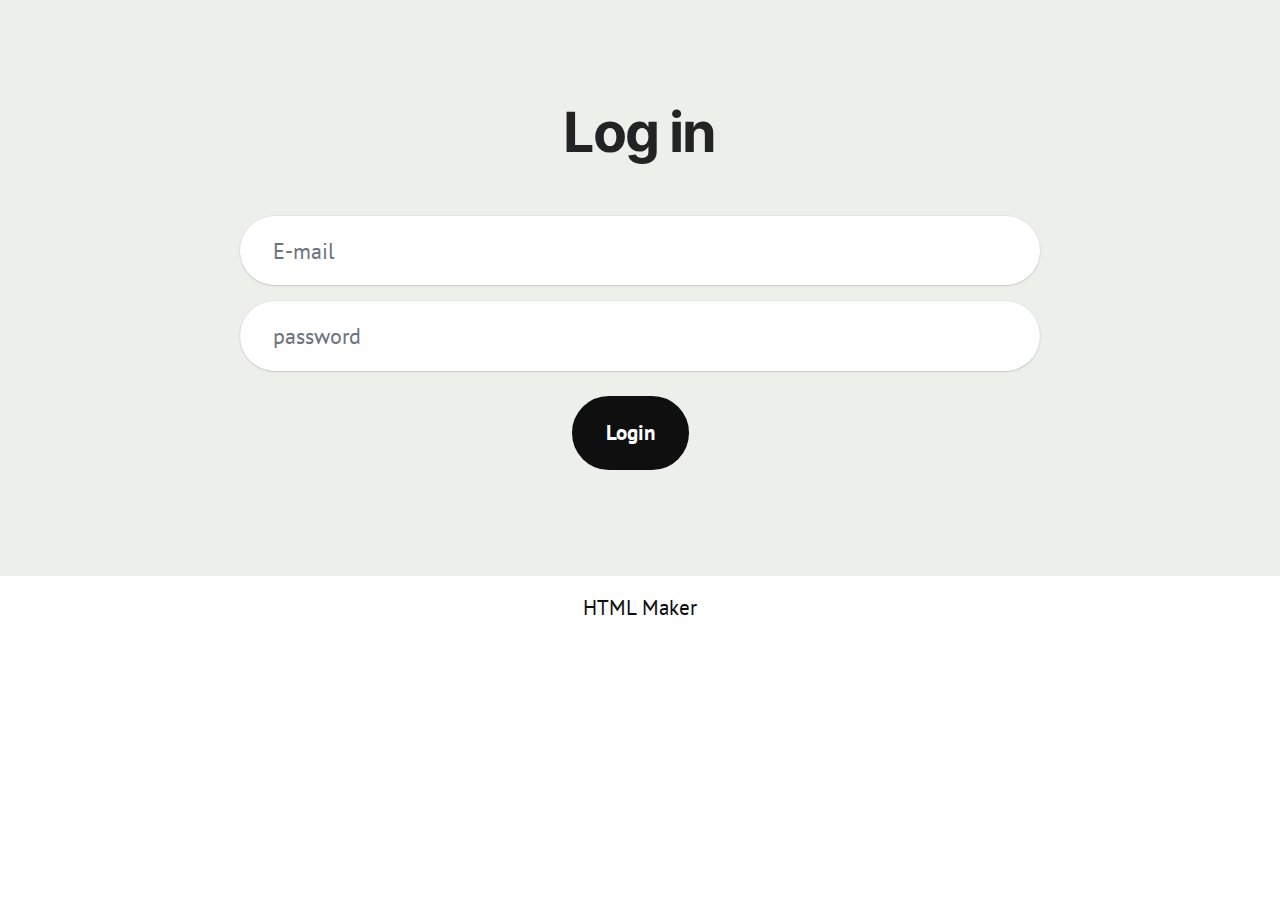
<file: page10.html>
<!DOCTYPE html>
<html  >
<head>
  <!-- Site made with Mobirise Website Builder v5.9.18, https://mobirise.com -->
  <meta charset="UTF-8">
  <meta http-equiv="X-UA-Compatible" content="IE=edge">
  <meta name="generator" content="Mobirise v5.9.18, mobirise.com">
  <meta name="viewport" content="width=device-width, initial-scale=1, minimum-scale=1">
  <link rel="shortcut icon" href="assets/images/logo5.png" type="image/x-icon">
  <meta name="description" content="">
  
  
  <title>login</title>
  <link rel="stylesheet" href="assets/bootstrap/css/bootstrap.min.css">
  <link rel="stylesheet" href="assets/bootstrap/css/bootstrap-grid.min.css">
  <link rel="stylesheet" href="assets/bootstrap/css/bootstrap-reboot.min.css">
  <link rel="stylesheet" href="assets/animatecss/animate.css">
  <link rel="stylesheet" href="assets/theme/css/style.css">
  <link rel="preload" href="https://fonts.googleapis.com/css?family=Inter+Tight:100,200,300,400,500,600,700,800,900,100i,200i,300i,400i,500i,600i,700i,800i,900i&display=swap" as="style" onload="this.onload=null;this.rel='stylesheet'">
  <noscript><link rel="stylesheet" href="https://fonts.googleapis.com/css?family=Inter+Tight:100,200,300,400,500,600,700,800,900,100i,200i,300i,400i,500i,600i,700i,800i,900i&display=swap"></noscript>
  <link rel="preload" href="https://fonts.googleapis.com/css?family=PT+Sans:400,400i,700,700i&display=swap" as="style" onload="this.onload=null;this.rel='stylesheet'">
  <noscript><link rel="stylesheet" href="https://fonts.googleapis.com/css?family=PT+Sans:400,400i,700,700i&display=swap"></noscript>
  <link rel="preload" as="style" href="assets/mobirise/css/mbr-additional.css?v=iPNasy"><link rel="stylesheet" href="assets/mobirise/css/mbr-additional.css?v=iPNasy" type="text/css">

  
  
  
</head>
<body>
  
  <section data-bs-version="5.1" class="form5 cid-ug7ZsKkcQc" id="form02-42">
    
    
    <div class="container">
        <div class="row justify-content-center">
            <div class="col-12 content-head">
                <div class="mbr-section-head mb-5">
                    <h3 class="mbr-section-title mbr-fonts-style align-center mb-0 display-2"><strong>Log in</strong></h3>
                    
                </div>
            </div>
        </div>
        <div class="row justify-content-center">
            <div class="col-lg-8 mx-auto mbr-form" data-form-type="formoid">
                <form action="https://mobirise.eu/" method="POST" class="mbr-form form-with-styler" data-form-title="Form Name"><input type="hidden" name="email" data-form-email="true" value="vdf2wT/vy/F5RcyWtiEjn9uXp2nZ4Vlojon0scc35VpfQNo3sG8lH6yNVLigufk9FXKWAnhEptsNDb2D3/MKebqCioxIQ8gqOXeFvfeFs51ZMiRKOYQd4+mvjdGTY+v9">
                    <div class="row">
                        <div hidden="hidden" data-form-alert="" class="alert alert-success col-12">Logged in Sucessfully!</div>
                        <div hidden="hidden" data-form-alert-danger="" class="alert alert-danger col-12">
                            Oops...! some problem!
                        </div>
                    </div>
                    <div class="dragArea row">
                        
                        <div class="col-md col-sm-12 form-group mb-3" data-for="email">
                            <input type="email" name="email" placeholder="E-mail" data-form-field="email" class="form-control" value="" id="email-form02-42">
                        </div>
                        <div class="col-12 form-group mb-3" data-for="phone">
                            <input type="tel" name="phone" placeholder="password" data-form-field="phone" class="form-control" value="" id="phone-form02-42">
                        </div>
                        
                        <div class="col-lg-12 col-md-12 col-sm-12 align-center mbr-section-btn"><button type="submit" class="btn btn-primary display-7">Login</button></div>
                    </div>
                </form>
            </div>
        </div>
    </div>
</section><section class="display-7" style="padding: 0;align-items: center;justify-content: center;flex-wrap: wrap;    align-content: center;display: flex;position: relative;height: 4rem;"><a href="https://mobiri.se/3281907" style="flex: 1 1;height: 4rem;position: absolute;width: 100%;z-index: 1;"><img alt="" style="height: 4rem;" src="[data-uri]"></a><p style="margin: 0;text-align: center;" class="display-7">&#8204;</p><a style="z-index:1" href="https://mobirise.com/html-builder.html">HTML Maker</a></section><script src="assets/bootstrap/js/bootstrap.bundle.min.js"></script>  <script src="assets/smoothscroll/smooth-scroll.js"></script>  <script src="assets/ytplayer/index.js"></script>  <script src="assets/theme/js/script.js"></script>  <script src="assets/formoid/formoid.min.js"></script>  
  
  
  <input name="animation" type="hidden">
  </body>
</html>
</file>
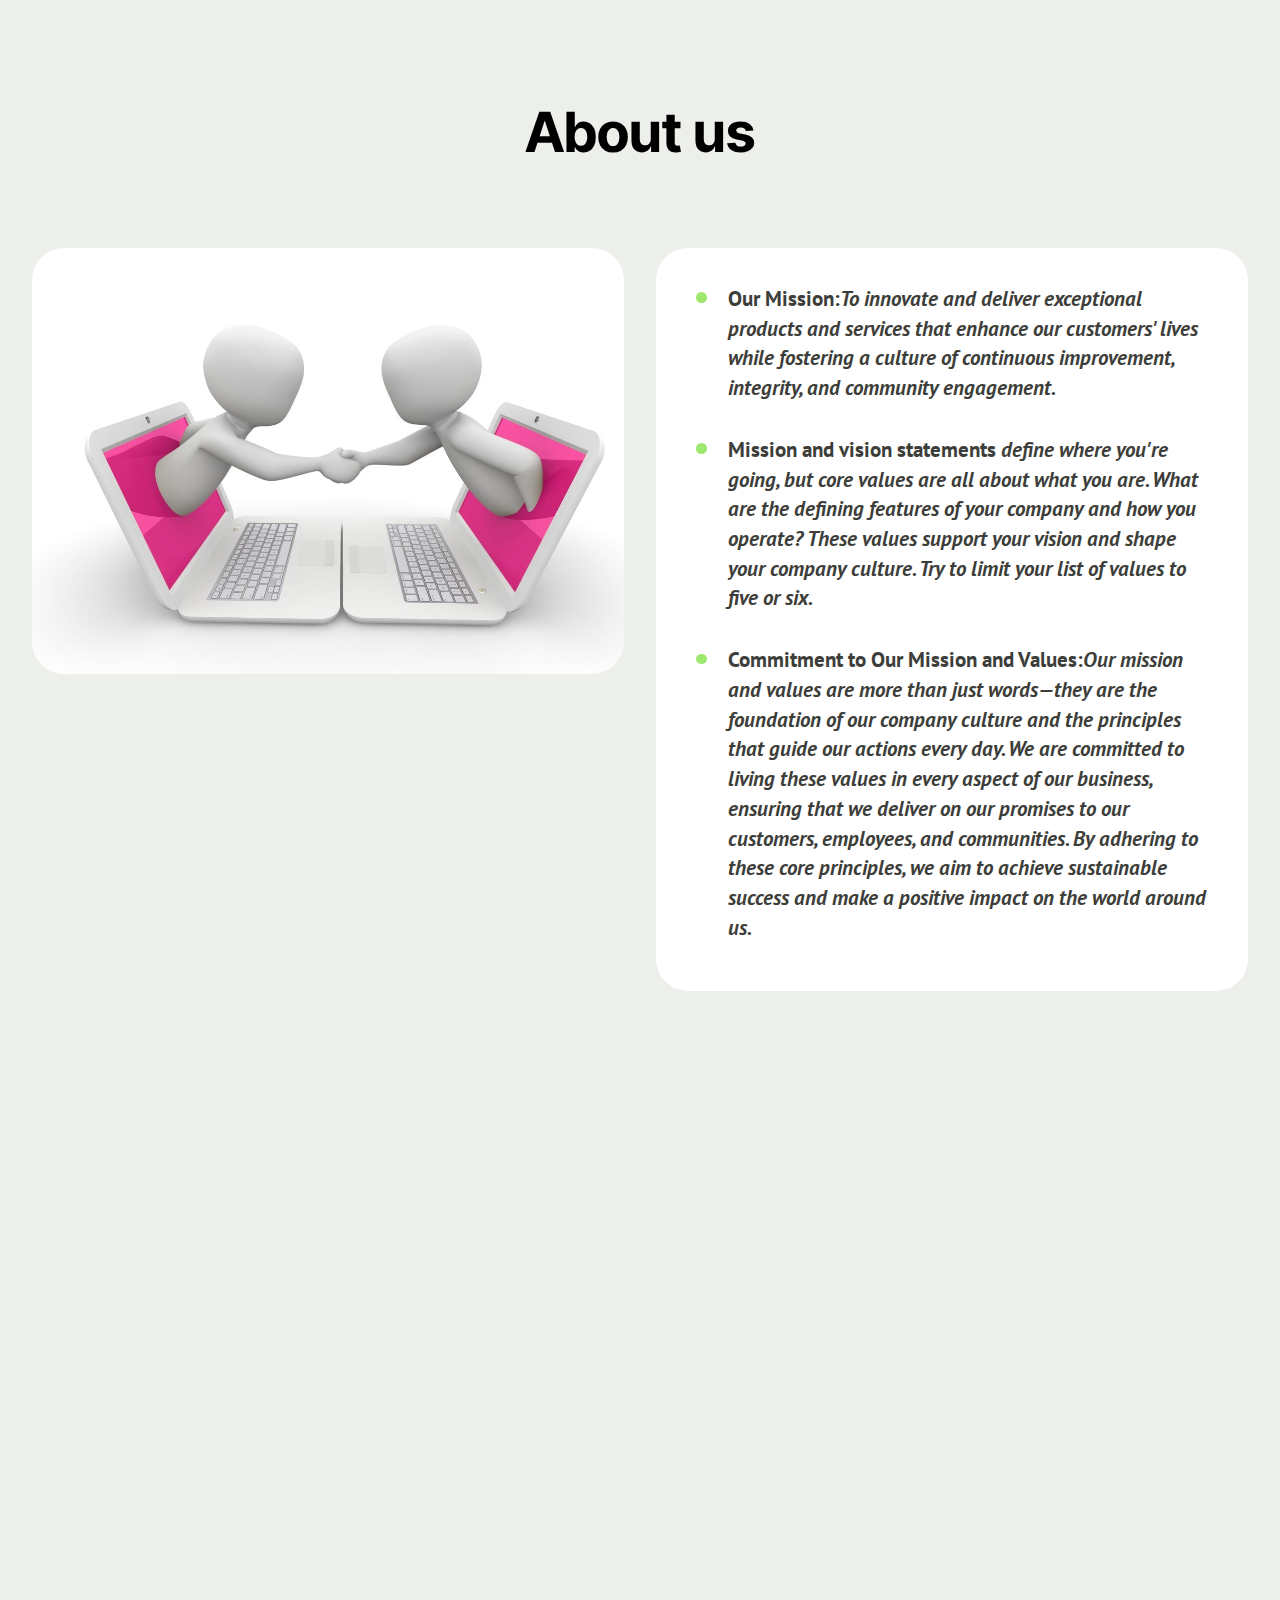
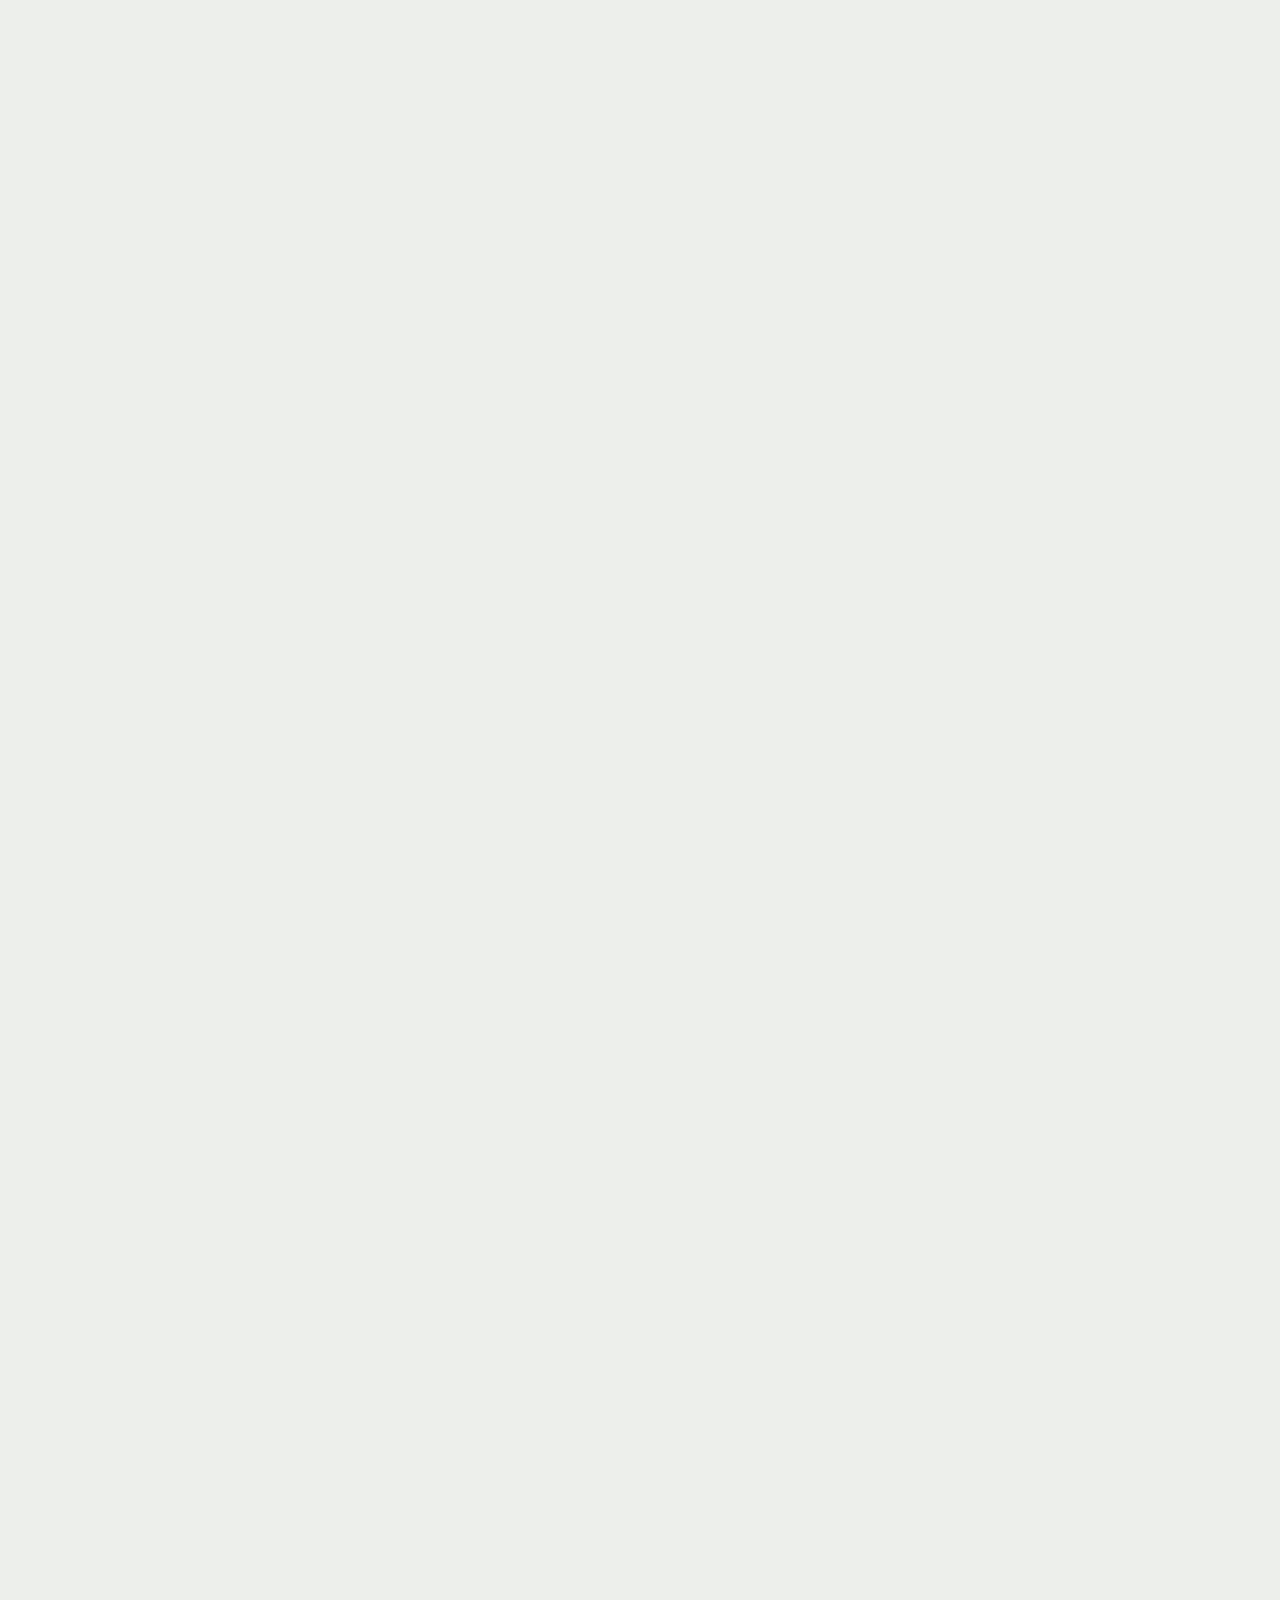
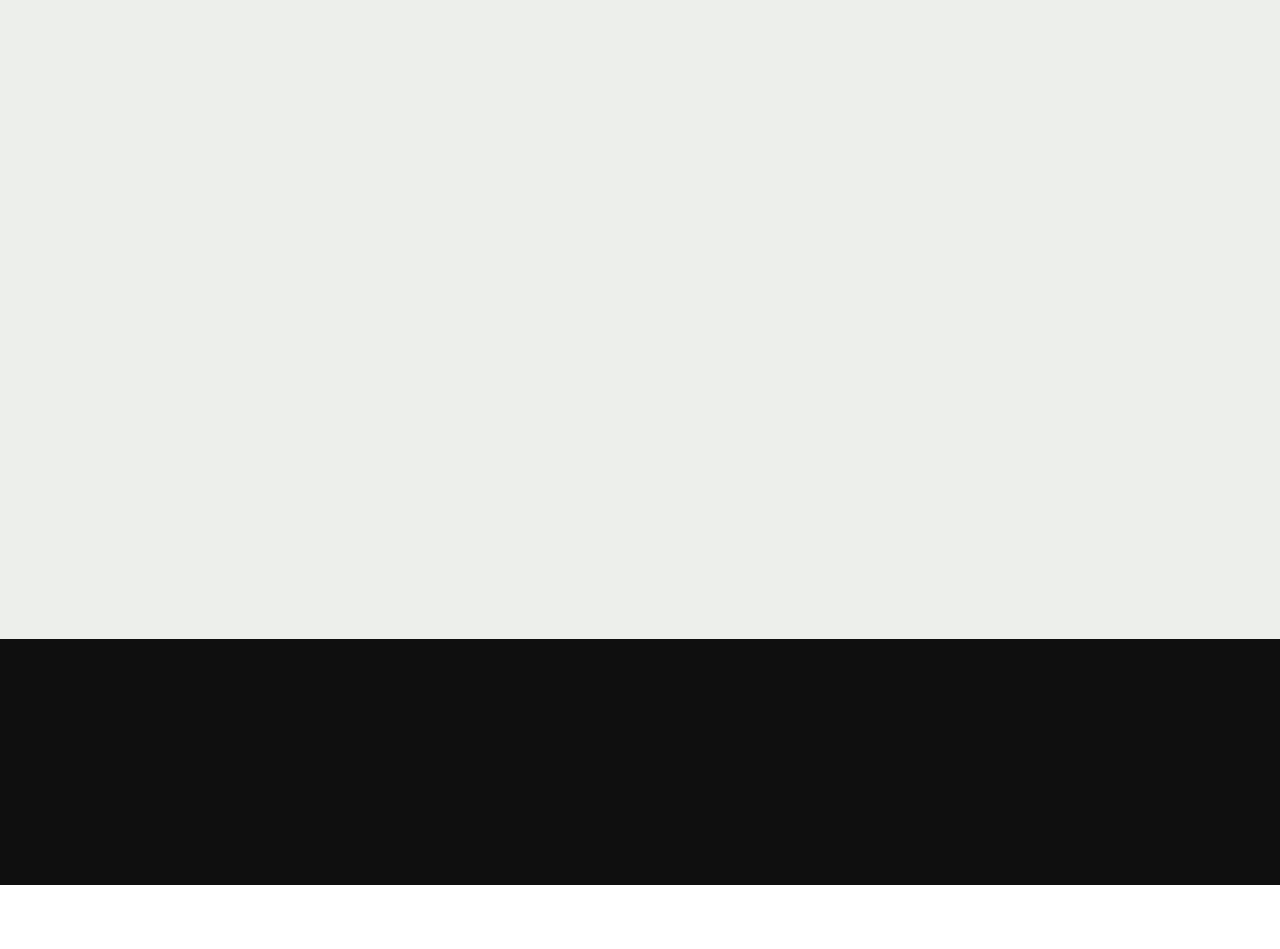
<file: page2.html>
<!DOCTYPE html>
<html  >
<head>
  <!-- Site made with Mobirise Website Builder v5.9.18, https://mobirise.com -->
  <meta charset="UTF-8">
  <meta http-equiv="X-UA-Compatible" content="IE=edge">
  <meta name="generator" content="Mobirise v5.9.18, mobirise.com">
  <meta name="viewport" content="width=device-width, initial-scale=1, minimum-scale=1">
  <link rel="shortcut icon" href="assets/images/logo5.png" type="image/x-icon">
  <meta name="description" content="">
  
  
  <title>About Us</title>
  <link rel="stylesheet" href="assets/bootstrap/css/bootstrap.min.css">
  <link rel="stylesheet" href="assets/bootstrap/css/bootstrap-grid.min.css">
  <link rel="stylesheet" href="assets/bootstrap/css/bootstrap-reboot.min.css">
  <link rel="stylesheet" href="assets/animatecss/animate.css">
  <link rel="stylesheet" href="assets/socicon/css/styles.css">
  <link rel="stylesheet" href="assets/theme/css/style.css">
  <link rel="preload" href="https://fonts.googleapis.com/css?family=Inter+Tight:100,200,300,400,500,600,700,800,900,100i,200i,300i,400i,500i,600i,700i,800i,900i&display=swap" as="style" onload="this.onload=null;this.rel='stylesheet'">
  <noscript><link rel="stylesheet" href="https://fonts.googleapis.com/css?family=Inter+Tight:100,200,300,400,500,600,700,800,900,100i,200i,300i,400i,500i,600i,700i,800i,900i&display=swap"></noscript>
  <link rel="preload" href="https://fonts.googleapis.com/css?family=PT+Sans:400,400i,700,700i&display=swap" as="style" onload="this.onload=null;this.rel='stylesheet'">
  <noscript><link rel="stylesheet" href="https://fonts.googleapis.com/css?family=PT+Sans:400,400i,700,700i&display=swap"></noscript>
  <link rel="preload" as="style" href="assets/mobirise/css/mbr-additional.css?v=7QuFac"><link rel="stylesheet" href="assets/mobirise/css/mbr-additional.css?v=7QuFac" type="text/css">

  
  
  
</head>
<body>
  
  <section data-bs-version="5.1" class="features031 cid-ufWxCdoMTq" id="features031-1p">
    
    
    
    <div class="container">
        <div class="row justify-content-center">
            <div class="col-md-12 content-head mb-5">
                <h1 class="mbr-section-title mbr-fonts-style mb-0 display-2"><strong>About us</strong></h1>
                <p class="mbr-text mbr-fonts-style mt-4 mb-0 display-5"></p>
            </div>
        </div>
        <div class="row justify-content-center  blockContent">
            <div class="col-12 col-lg">
                <div class="item-wrapper align-left">
                    <div class="counter-container mbr-text mbr-fonts-style display-7">
                        <ul>
                            <li><strong>Our Mission:</strong><strong style="font-size: calc(1.14rem + 0.26 * ((100vw - 62rem) / 25));"><em>To innovate and deliver exceptional products and services that enhance our customers' lives while fostering a culture of continuous improvement, integrity, and community engagement.</em></strong></li><li><strong style="font-size: calc(1.14rem + 0.26 * ((100vw - 62rem) / 25));">Mission and vision statements <em>define where you're going, but core values are all about what you are. What are the defining features of your company and how you operate? These values support your vision and shape your company culture. Try to limit your list of values to five or six.</em></strong></li><li><strong>Commitment to Our Mission and Values:</strong><strong style="font-size: calc(1.14rem + 0.26 * ((100vw - 62rem) / 25));"><em>Our mission and values are more than just words—they are the foundation of our company culture and the principles that guide our actions every day. We are committed to living these values in every aspect of our business, ensuring that we deliver on our promises to our customers, employees, and communities. By adhering to these core principles, we aim to achieve sustainable success and make a positive impact on the world around us.</em></strong></li></ul><ul>
                        </ul>
                    </div>
                </div>
            </div>
            <div class="col-12 col-lg-6">
                <div class="image-wrapper">
                    <a href="https://images.app.goo.gl/RBvdb42E2xoEVJ1N9"><img class="w-100" src="assets/images/mbr-1187x848.jpeg" alt="Mobirise Website Builder"></a>
                </div>
            </div>

        </div>
    </div>
</section>

<section data-bs-version="5.1" class="people04 cid-ufWDsOFiIJ" id="people04-1q">
	
	
	<div class="container">
		<div class="row mb-5 justify-content-center">
			<div class="col-12 mb-0 content-head">
				<h3 class="mbr-section-title mbr-fonts-style align-center mb-0 display-2"><strong>Team</strong></h3>
				
			</div>
		</div>
		<div class="row mbr-masonry" data-masonry="{&quot;percentPosition&quot;: true }">
			<div class="item features-without-image col-12 col-md-6 col-lg-4 active">
				<div class="item-wrapper">
					<div class="card-box align-left">
						<p class="card-text mbr-fonts-style display-7">
							Sanchi ensures high-quality software delivery through meticulous testing and problem resolution.
						</p>
						<div class="img-wrapper mt-4 mb-2">
							<img src="assets/images/sanchi-160x160.jpg" alt="" data-slide-to="0" data-bs-slide-to="0">
						</div>
						<h5 class="card-title mbr-fonts-style display-7"><strong>Position: Quality Assurance Engineer</strong></h5>
					</div>
				</div>
			</div>
			<div class="item features-without-image col-12 col-md-6 col-lg-4">
				<div class="item-wrapper">
					<div class="card-box align-left">
						<p class="card-text mbr-fonts-style display-7">
							 Aayush oversees project planning and execution, ensuring timely and budget-friendly delivery with a PMP certification.
						</p>
						<div class="img-wrapper mt-4 mb-2">
							<img src="assets/images/aayush-160x209.jpg" data-slide-to="1" data-bs-slide-to="1" alt="">
						</div>
						<h5 class="card-title mbr-fonts-style display-7"><strong>Position: Project Manager</strong></h5>
					</div>
				</div>
			</div>
			<div class="item features-without-image col-12 col-md-6 col-lg-4">
				<div class="item-wrapper">
					<div class="card-box align-left">
						<p class="card-text mbr-fonts-style display-7">
							Praful excels in data mining and predictive modeling, aiding in data-driven decision-making with his extensive analytical skills.
						</p>
						<div class="img-wrapper mt-4 mb-2">
							<img src="assets/images/praful-160x202.jpg" data-slide-to="2" data-bs-slide-to="2" alt="">
						</div>
						<h5 class="card-title mbr-fonts-style display-7"><strong>Position: Senior Data Analyst</strong></h5>
					</div>
				</div>
			</div>
			
			<div class="item features-without-image col-12 col-md-6 col-lg-4">
				<div class="item-wrapper">
					<div class="card-box align-left">
						<p class="card-text mbr-fonts-style display-7">
							Harshal directs technology strategy and drives innovation with over 10 years of experience.<br><br>
						</p>
						<div class="img-wrapper mt-4 mb-2">
							<img src="assets/images/harshal-160x177.jpg" data-slide-to="3" data-bs-slide-to="3" alt="">
						</div>
						<h5 class="card-title mbr-fonts-style display-7"><strong>Position:Head of Innovation</strong></h5>
					</div>
				</div>
			</div><div class="item features-without-image col-12 col-md-6 col-lg-4">
				<div class="item-wrapper">
					<div class="card-box align-left">
						<p class="card-text mbr-fonts-style display-7">
							Swarnit integrates development and operations, improving software lifecycle efficiency and reliability.<br>
						</p>
						<div class="img-wrapper mt-4 mb-2">
							<img src="assets/images/swrnit-160x216.jpg" data-slide-to="4" data-bs-slide-to="4" alt="">
						</div>
						<h5 class="card-title mbr-fonts-style display-7"><strong>Position: DevOps Engineer</strong></h5>
					</div>
				</div>
			</div>
			<div class="item features-without-image col-12 col-md-6 col-lg-4">
				<div class="item-wrapper">
					<div class="card-box align-left">
						<p class="card-text mbr-fonts-style display-7">
							Yash creates user-friendly and visually appealing designs, enhancing user experience with his graphic design expertise.<br>
						</p>
						<div class="img-wrapper mt-4 mb-2">
							<img src="assets/images/yash-160x248.jpg" data-slide-to="5" data-bs-slide-to="5" alt="">
						</div>
						<h5 class="card-title mbr-fonts-style display-7"><strong>Position: UI/UX Designer</strong></h5>
					</div>
				</div>
			</div>
		</div>
	</div>
</section>

<section data-bs-version="5.1" class="people01 cid-ufWDMvfZYA" id="people01-1r">
  

  

  <div class="container">
    <div class="row">
      <div class="col-lg-5 mb-5">
        <h3 class="mbr-section-maintitle mbr-fonts-style mb-4 display-5"><strong>Careers: Job openings and career opportunities.</strong><br><strong><br></strong><strong><br></strong></h3>
        <p class="mbr-section-maintext mbr-fonts-style mb-4 display-7">At [IStudySphere], we are committed to fostering a dynamic, inclusive work environment where innovation and creativity thrive. We believe that our employees are our greatest asset, and we are dedicated to providing opportunities for growth and development in the ever-evolving field of Information Technology.<br><br><br>Explore our current job openings to find a position that matches your skills and passion. Whether you are a seasoned professional or a recent graduate, [StudySphere] offers a range of roles across various departments, including software development, cybersecurity, data analytics, network administration, and more.<br><br><br>Join our team and be part of an institution that values continuous learning, teamwork, and excellence. At [StudySphere], we empower our staff with the resources and support they need to succeed and make a meaningful impact in the tech industry.<br><br><br>Apply today and take the next step in your career journey with [StudySphere].<br><br><br>
        </p>

        <div class="mbr-section-btn btn-move"><a class="btn btn-primary-outline display-7" href="page8.html" target="_blank"><strong>Read
              more</strong></a></div>
      </div>

      <div class="col-lg-7">
        <div class="item features-without-image">
          <div class="item-wrapper">
            <div class="row align-items-center">
              <div class="col-md-7">
                <div class="align-left">
                  <h3 class="mbr-section-title mbr-fonts-style mb-2 display-5"><strong>UI/UX Designer</strong></h3>
                  <h4 class="mbr-section-subtitle mbr-fonts-style mb-3 display-7">We are seeking a talented UI/UX Designer to join our team. In this role, you will be responsible for creating intuitive and visually appealing user interfaces that enhance the user experience across our digital platforms. The ideal candidate will have a strong understanding of design principles, user psychology, and the latest industry trends.</h4>
                  <p class="mbr-section-text mbr-fonts-style mb-0 display-7">
                    Full-time<br>
                  </p>
                </div>
              </div>

              <div class="col-md-5">
                <div class="mbr-section-btn align-right"><a class="btn btn-primary-outline display-7" href="page7.html#features031-2o"><strong>Read
                      more</strong></a></div>
              </div>
            </div>
          </div>
        </div>
        <div class="item features-without-image">
          <div class="item-wrapper">
            <div class="row align-items-center">
              <div class="col-md-7">
                <div class="align-left">
                  <h3 class="mbr-section-title mbr-fonts-style mb-2 display-5"><strong>&nbsp;Product Manager</strong></h3>
                  <h4 class="mbr-section-subtitle mbr-fonts-style mb-3 display-7">We are looking for a strategic and dynamic Product Manager to join our team. In this role, you will oversee the development and lifecycle of our products, ensuring they meet customer needs and business goals. The ideal candidate will have a blend of technical knowledge, business acumen, and strong leadership skills..
                  </h4>
                  <p class="mbr-section-text mbr-fonts-style mb-0 display-7">
                    Full-time<br>
                  </p>
                </div>
              </div>

              <div class="col-md-5">
                <div class="mbr-section-btn align-right"><a class="btn btn-primary-outline display-7" href="page7.html#features030-2p"><strong>Read
                      more</strong></a></div>
              </div>
            </div>
          </div>
        </div>
        <div class="item features-without-image">
          <div class="item-wrapper">
            <div class="row align-items-center">
              <div class="col-md-7">
                <div class="align-left">
                  <h3 class="mbr-section-title mbr-fonts-style mb-2 display-5"><strong>React Developer</strong></h3>
                  <h4 class="mbr-section-subtitle mbr-fonts-style mb-3 display-7">We are seeking a skilled React Developer to join our development team. In this role, you will be responsible for building and maintaining high-performance web applications using React.js. The ideal candidate will have a strong background in JavaScript and a passion for creating seamless user experiences.</h4>
                  <p class="mbr-section-text mbr-fonts-style mb-0 display-7">
                    Full-time<br>
                  </p>
                </div>
              </div>

              <div class="col-md-5">
                <div class="mbr-section-btn align-right"><a class="btn btn-primary-outline display-7" href="page7.html#features031-2q"><strong>Read
                      more</strong></a></div>
              </div>
            </div>
          </div>
        </div>
      </div>
    </div>
  </div>
</section>

<section data-bs-version="5.1" class="footer3 cid-ug7N1mGqCS" once="footers" id="footer03-3b">

        

    

    <div class="container">
        <div class="row">
            <div class="row-links">
                <ul class="header-menu">
                  
                  
                  
                  
                <li class="header-menu-item mbr-fonts-style display-5"></li><li class="header-menu-item mbr-fonts-style display-5"></li><li class="header-menu-item mbr-fonts-style display-5"></li><li class="header-menu-item mbr-fonts-style display-5"></li></ul>
              </div>

            <div class="col-12 mt-4">
                <div class="social-row">
                    <div class="soc-item">
                        <a href="page10.html" target="_blank">
                            <span class="mbr-iconfont display-7 socicon-facebook socicon"></span>
                        </a>
                    </div>
                    <div class="soc-item">
                        <a href="page10.html" target="_blank">
                            <span class="mbr-iconfont socicon-twitter socicon"></span>
                        </a>
                    </div>
                    <div class="soc-item">
                        <a href="page10.html" target="_blank">
                            <span class="mbr-iconfont socicon-instagram socicon"></span>
                        </a>
                    </div>
                    <div class="soc-item">
                        <a href="page10.html" target="_blank">
                            <span class="mbr-iconfont socicon-linkedin socicon"></span>
                        </a>
                    </div>
                    <div class="soc-item">
                        <a href="page10.html" target="_blank">
                            <span class="mbr-iconfont socicon-twitch socicon"></span>
                        </a>
                    </div>
                </div>
            </div>
            <div class="col-12 mt-5">
                <p class="mbr-fonts-style copyright display-7">
                    © Copyright 2024 - StudySphere</p>
            </div>
        </div>
    </div>
</section><section class="display-7" style="padding: 0;align-items: center;justify-content: center;flex-wrap: wrap;    align-content: center;display: flex;position: relative;height: 4rem;"><a href="https://mobiri.se/3281907" style="flex: 1 1;height: 4rem;position: absolute;width: 100%;z-index: 1;"><img alt="" style="height: 4rem;" src="[data-uri]"></a><p style="margin: 0;text-align: center;" class="display-7">&#8204;</p><a style="z-index:1" href="https://mobirise.com/builder/ai-website-maker.html">AI Website Maker</a></section><script src="assets/bootstrap/js/bootstrap.bundle.min.js"></script>  <script src="assets/smoothscroll/smooth-scroll.js"></script>  <script src="assets/ytplayer/index.js"></script>  <script src="assets/masonry/masonry.pkgd.min.js"></script>  <script src="assets/imagesloaded/imagesloaded.pkgd.min.js"></script>  <script src="assets/theme/js/script.js"></script>  
  
  
  <input name="animation" type="hidden">
  </body>
</html>
</file>
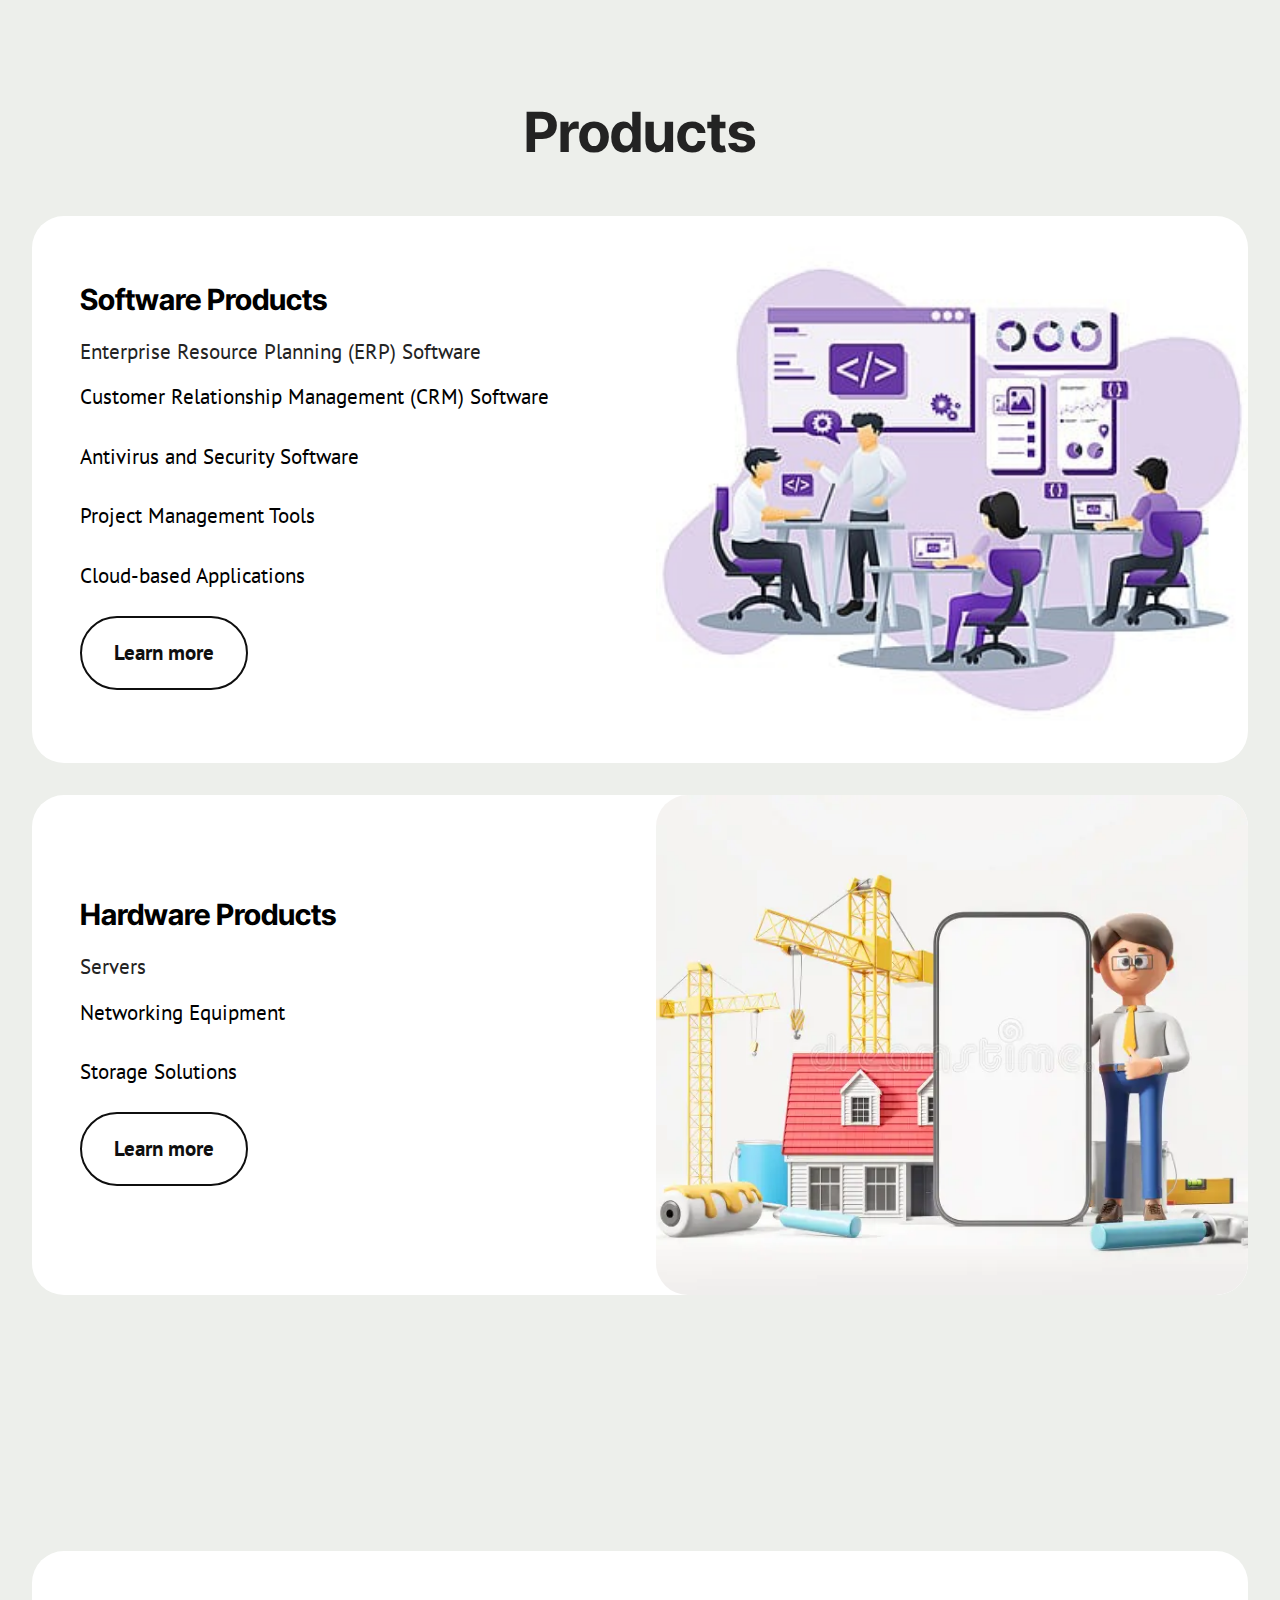
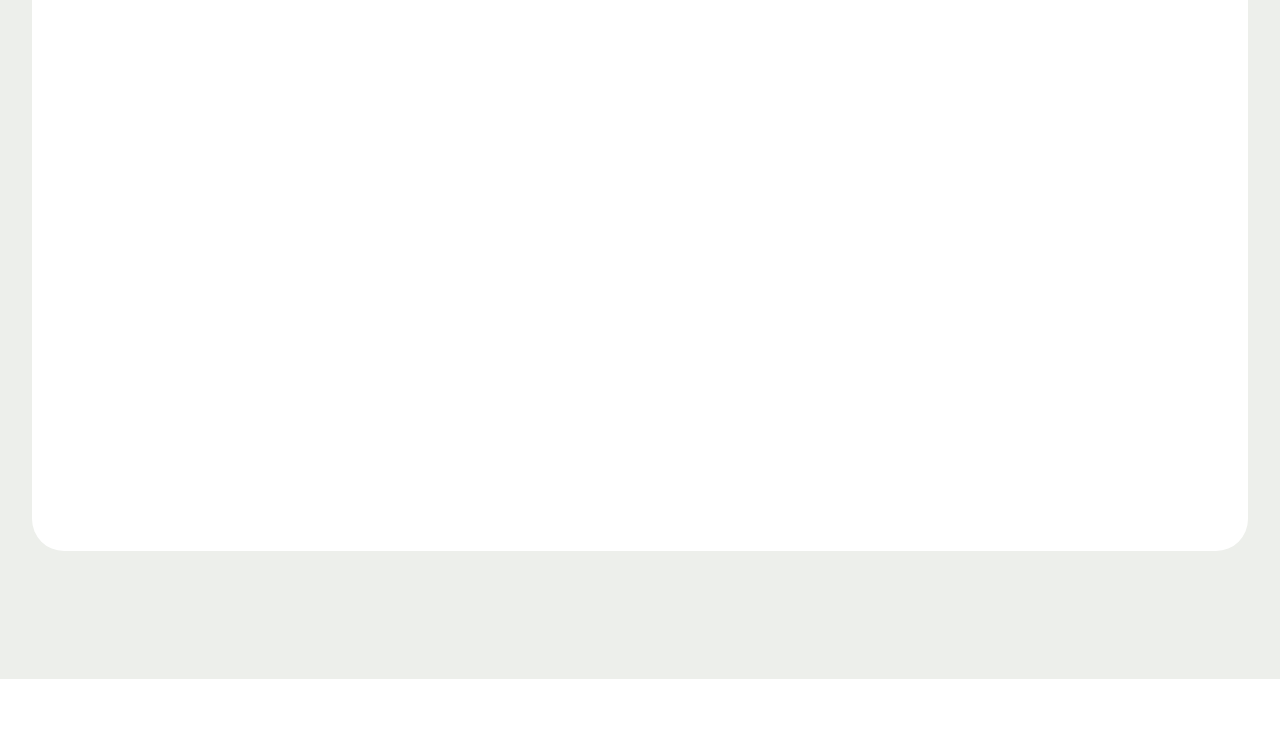
<file: page3.html>
<!DOCTYPE html>
<html  >
<head>
  <!-- Site made with Mobirise Website Builder v5.9.18, https://mobirise.com -->
  <meta charset="UTF-8">
  <meta http-equiv="X-UA-Compatible" content="IE=edge">
  <meta name="generator" content="Mobirise v5.9.18, mobirise.com">
  <meta name="viewport" content="width=device-width, initial-scale=1, minimum-scale=1">
  <link rel="shortcut icon" href="assets/images/logo5.png" type="image/x-icon">
  <meta name="description" content="">
  
  
  <title>Services</title>
  <link rel="stylesheet" href="assets/bootstrap/css/bootstrap.min.css">
  <link rel="stylesheet" href="assets/bootstrap/css/bootstrap-grid.min.css">
  <link rel="stylesheet" href="assets/bootstrap/css/bootstrap-reboot.min.css">
  <link rel="stylesheet" href="assets/animatecss/animate.css">
  <link rel="stylesheet" href="assets/theme/css/style.css">
  <link rel="preload" href="https://fonts.googleapis.com/css?family=Inter+Tight:100,200,300,400,500,600,700,800,900,100i,200i,300i,400i,500i,600i,700i,800i,900i&display=swap" as="style" onload="this.onload=null;this.rel='stylesheet'">
  <noscript><link rel="stylesheet" href="https://fonts.googleapis.com/css?family=Inter+Tight:100,200,300,400,500,600,700,800,900,100i,200i,300i,400i,500i,600i,700i,800i,900i&display=swap"></noscript>
  <link rel="preload" href="https://fonts.googleapis.com/css?family=PT+Sans:400,400i,700,700i&display=swap" as="style" onload="this.onload=null;this.rel='stylesheet'">
  <noscript><link rel="stylesheet" href="https://fonts.googleapis.com/css?family=PT+Sans:400,400i,700,700i&display=swap"></noscript>
  <link rel="preload" as="style" href="assets/mobirise/css/mbr-additional.css?v=16ySoy"><link rel="stylesheet" href="assets/mobirise/css/mbr-additional.css?v=16ySoy" type="text/css">

  
  
  
</head>
<body>
  
  <section data-bs-version="5.1" class="news06 cid-ug7f5ZGqHS" id="news06-30">
  

  
  

  <div class="container">
    <div class="row justify-content-center">
      <div class="col-12 mb-5 content-head">
        <h3 class="mbr-fonts-style align-center mb-0 mbr-section-maintitle display-2"><strong>Products</strong></h3>
        
      </div>
    </div>
    <div class="row justify-content-center align-items-center item features-image">
      <div class="col-12 ">
        <div class="item-wrapper">
          <div class="row">
            <div class="col-12 col-md-12 col-lg-6 image-wrapper">
              <img class="w-100" src="assets/images/abc-360x360.jpg" alt="Mobirise Website Builder">
            </div>
            <div class="col-12 col-lg col-md-12">
              <div class="text-wrapper align-left">
                <h5 class="mbr-section-title mbr-fonts-style mb-3 display-5"><strong>Software Products</strong></h5>
                <p class="price mbr-fonts-style mb-3 display-7">
                  Enterprise Resource Planning (ERP) Software
                </p>
                <p class="mbr-text mbr-fonts-style mb-3 display-7">Customer Relationship Management (CRM) Software<br><br>Antivirus and Security Software<br><br>Project Management Tools<br><br>Cloud-based Applications</p>
                <div class="mbr-section-btn mt-3"><a class="btn btn-lg btn-primary-outline display-7" href="page9.html#article20-32" target="_blank">
                    Learn more
                  </a></div>
              </div>
            </div>
          </div>
        </div>
      </div>
    </div>
    <div class="row justify-content-center align-items-center item features-image">
      <div class="col-12">
        <div class="item-wrapper">
          <div class="row">
            <div class="col-12 col-md-12 col-lg-6 image-wrapper">
              <img class="w-100" src="assets/images/hwp.webp" alt="Mobirise Website Builder">
            </div>
            <div class="col-12 col-lg col-md-12">
              <div class="text-wrapper align-left">
                <h5 class="mbr-section-title mbr-fonts-style mb-3 display-5"><strong>Hardware Products</strong></h5>
                <p class="price mbr-fonts-style mb-3 display-7">
                  Servers
                </p>
                <p class="mbr-text mbr-fonts-style mb-3 display-7">Networking Equipment<br><br>Storage Solutions</p>
                <div class="mbr-section-btn mt-3"><a class="btn btn-lg btn-primary-outline display-7" href="page9.html#article20-34" target="_blank">Learn more</a></div>
              </div>
            </div>
          </div>
        </div>
      </div>
    </div>
  </div>
</section>

<section data-bs-version="5.1" class="features024 cid-ug7lxGqh07" id="features024-36">
  

  
  

  <div class="container">
    <div class="row justify-content-center align-items-center">
      <div class="col-12">
        <div class="card-wrapper">
          <div class="row">
            <div class="col-12 col-md-12 col-lg-6 image-wrapper">
              <img class="w-100" src="assets/images/services-612x408.jpg" alt="Mobirise Website Builder">
            </div>
            <div class="col-12 col-lg col-md-12">
              <div class="text-wrapper align-left">
                <h5 class="mbr-section-title mbr-fonts-style mb-4 display-2"><strong>Services</strong></h5>
                <p class="price mbr-fonts-style mb-4 display-7">
                  Consulting Services
                </p>
                <p class="mbr-text mbr-fonts-style mb-4 display-7">
                  Managed Services<br><br>Cloud Services<br><br>Cybersecurity Services<br>
                </p>
                <div class="mbr-section-btn mt-3"><a class="btn btn-lg btn-primary-outline display-7" href="page9.html#contacts01-37" target="_blank">Read more</a></div>
              </div>
            </div>
          </div>
        </div>
      </div>
    </div>
  </div>
</section><section class="display-7" style="padding: 0;align-items: center;justify-content: center;flex-wrap: wrap;    align-content: center;display: flex;position: relative;height: 4rem;"><a href="https://mobiri.se/3281907" style="flex: 1 1;height: 4rem;position: absolute;width: 100%;z-index: 1;"><img alt="" style="height: 4rem;" src="[data-uri]"></a><p style="margin: 0;text-align: center;" class="display-7">&#8204;</p><a style="z-index:1" href="https://mobirise.com/builder/no-code-website-builder.html">No Code Website Builder</a></section><script src="assets/bootstrap/js/bootstrap.bundle.min.js"></script>  <script src="assets/smoothscroll/smooth-scroll.js"></script>  <script src="assets/ytplayer/index.js"></script>  <script src="assets/theme/js/script.js"></script>  
  
  
  <input name="animation" type="hidden">
  </body>
</html>
</file>
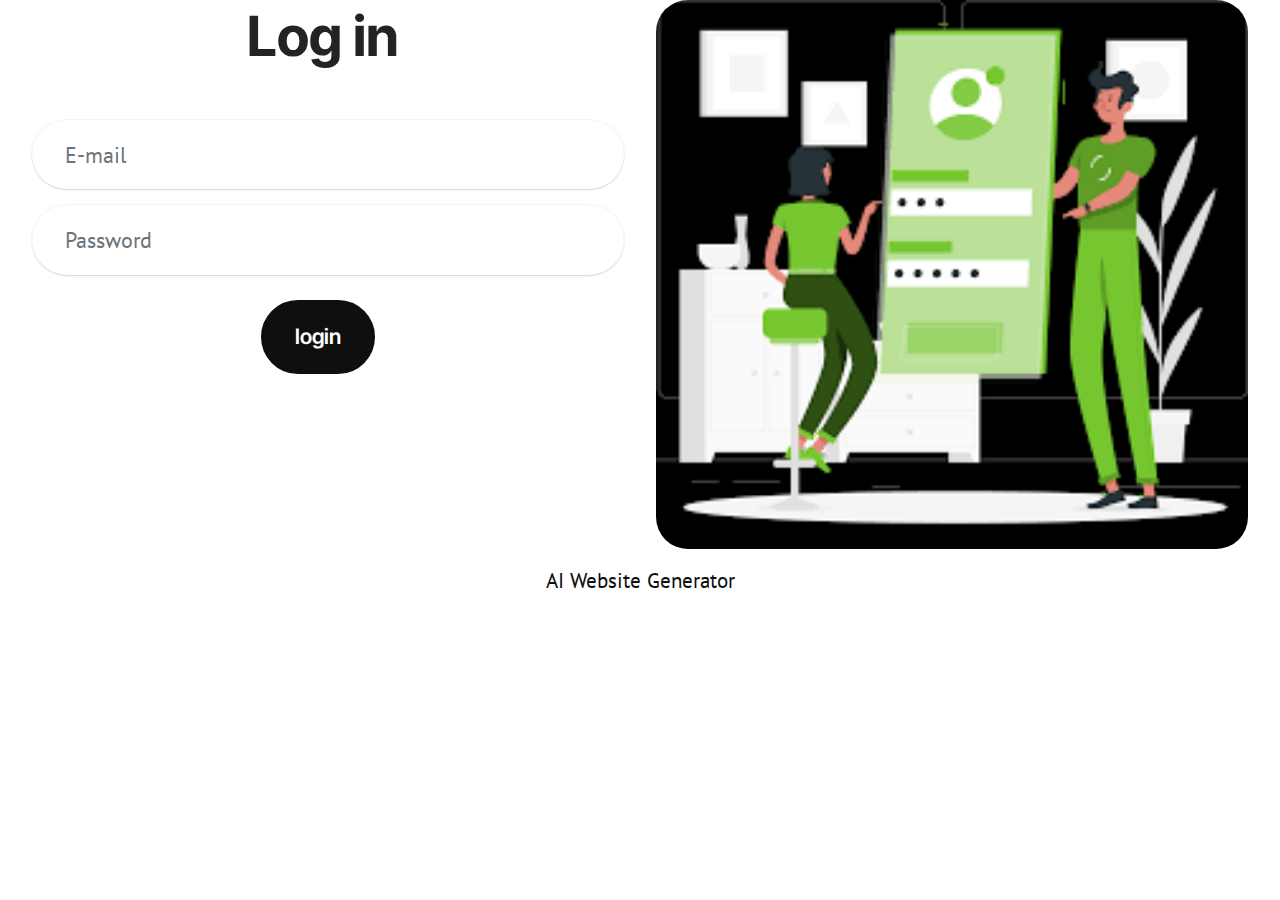
<file: page5.html>
<!DOCTYPE html>
<html  >
<head>
  <!-- Site made with Mobirise Website Builder v5.9.18, https://mobirise.com -->
  <meta charset="UTF-8">
  <meta http-equiv="X-UA-Compatible" content="IE=edge">
  <meta name="generator" content="Mobirise v5.9.18, mobirise.com">
  <meta name="viewport" content="width=device-width, initial-scale=1, minimum-scale=1">
  <link rel="shortcut icon" href="assets/images/logo5.png" type="image/x-icon">
  <meta name="description" content="">
  
  
  <title>log_in</title>
  <link rel="stylesheet" href="assets/bootstrap/css/bootstrap.min.css">
  <link rel="stylesheet" href="assets/bootstrap/css/bootstrap-grid.min.css">
  <link rel="stylesheet" href="assets/bootstrap/css/bootstrap-reboot.min.css">
  <link rel="stylesheet" href="assets/animatecss/animate.css">
  <link rel="stylesheet" href="assets/theme/css/style.css">
  <link rel="preload" href="https://fonts.googleapis.com/css?family=Inter+Tight:100,200,300,400,500,600,700,800,900,100i,200i,300i,400i,500i,600i,700i,800i,900i&display=swap" as="style" onload="this.onload=null;this.rel='stylesheet'">
  <noscript><link rel="stylesheet" href="https://fonts.googleapis.com/css?family=Inter+Tight:100,200,300,400,500,600,700,800,900,100i,200i,300i,400i,500i,600i,700i,800i,900i&display=swap"></noscript>
  <link rel="preload" href="https://fonts.googleapis.com/css?family=PT+Sans:400,400i,700,700i&display=swap" as="style" onload="this.onload=null;this.rel='stylesheet'">
  <noscript><link rel="stylesheet" href="https://fonts.googleapis.com/css?family=PT+Sans:400,400i,700,700i&display=swap"></noscript>
  <link rel="preload" as="style" href="assets/mobirise/css/mbr-additional.css?v=codhvd"><link rel="stylesheet" href="assets/mobirise/css/mbr-additional.css?v=codhvd" type="text/css">

  
  
  
</head>
<body>
  
  <section data-bs-version="5.1" class="form03 cid-ug7L92pEtP" id="form03-39">
    

    

    <div class="container">
        <div class="row justify-content-center">
            <div class="col-12 col-lg item-wrapper">
                <div class="mbr-section-head mb-5">
                    <h3 class="mbr-section-title mbr-fonts-style align-center mb-0 display-2"><strong>Log in&nbsp;</strong></h3>
                    
                </div>
                <div class="col-lg-12 mx-auto mbr-form">
                    <form action="https://mobirise.eu/" method="POST" class="mbr-form form-with-styler" data-verified="">
                        <div class="row">
                            
                            <div hidden="hidden" data-form-alert-danger="" class="alert alert-danger col-12">
                                Oops...! some problem!
                            </div>
                        </div>
                        <div class="dragArea row">
                            
                            <div class="col-md col-sm-12 form-group mb-3 mb-3" data-for="email">
                                <input type="email" name="email" placeholder="E-mail" data-form-field="email" class="form-control" value="" id="email-form03-39">
                            </div>
                            <div class="col-12 form-group mb-3 mb-3" data-for="phone">
                                <input type="tel" name="phone" placeholder="Password" data-form-field="phone" class="form-control" value="" id="phone-form03-39">
                            </div>
                            
                            <div class="col-lg-12 col-md-12 col-sm-12 align-center mbr-section-btn"><button type="submit" class="btn btn-primary display-4">login</button></div>
                        </div>
                    </form>
                </div>


            </div>
            <div class="col-12 col-lg-6">
                <div class="image-wrapper">
                    <img class="w-100" src="assets/images/log-in-233x216.png" alt="Mobirise Website Builder">
                </div>
            </div>

        </div>
    </div>
</section><section class="display-7" style="padding: 0;align-items: center;justify-content: center;flex-wrap: wrap;    align-content: center;display: flex;position: relative;height: 4rem;"><a href="https://mobiri.se/3281907" style="flex: 1 1;height: 4rem;position: absolute;width: 100%;z-index: 1;"><img alt="" style="height: 4rem;" src="[data-uri]"></a><p style="margin: 0;text-align: center;" class="display-7">&#8204;</p><a style="z-index:1" href="https://mobirise.com/builder/ai-website-generator.html">AI Website Generator</a></section><script src="assets/bootstrap/js/bootstrap.bundle.min.js"></script>  <script src="assets/smoothscroll/smooth-scroll.js"></script>  <script src="assets/ytplayer/index.js"></script>  <script src="assets/theme/js/script.js"></script>  
  
  
  <input name="animation" type="hidden">
  </body>
</html>
</file>
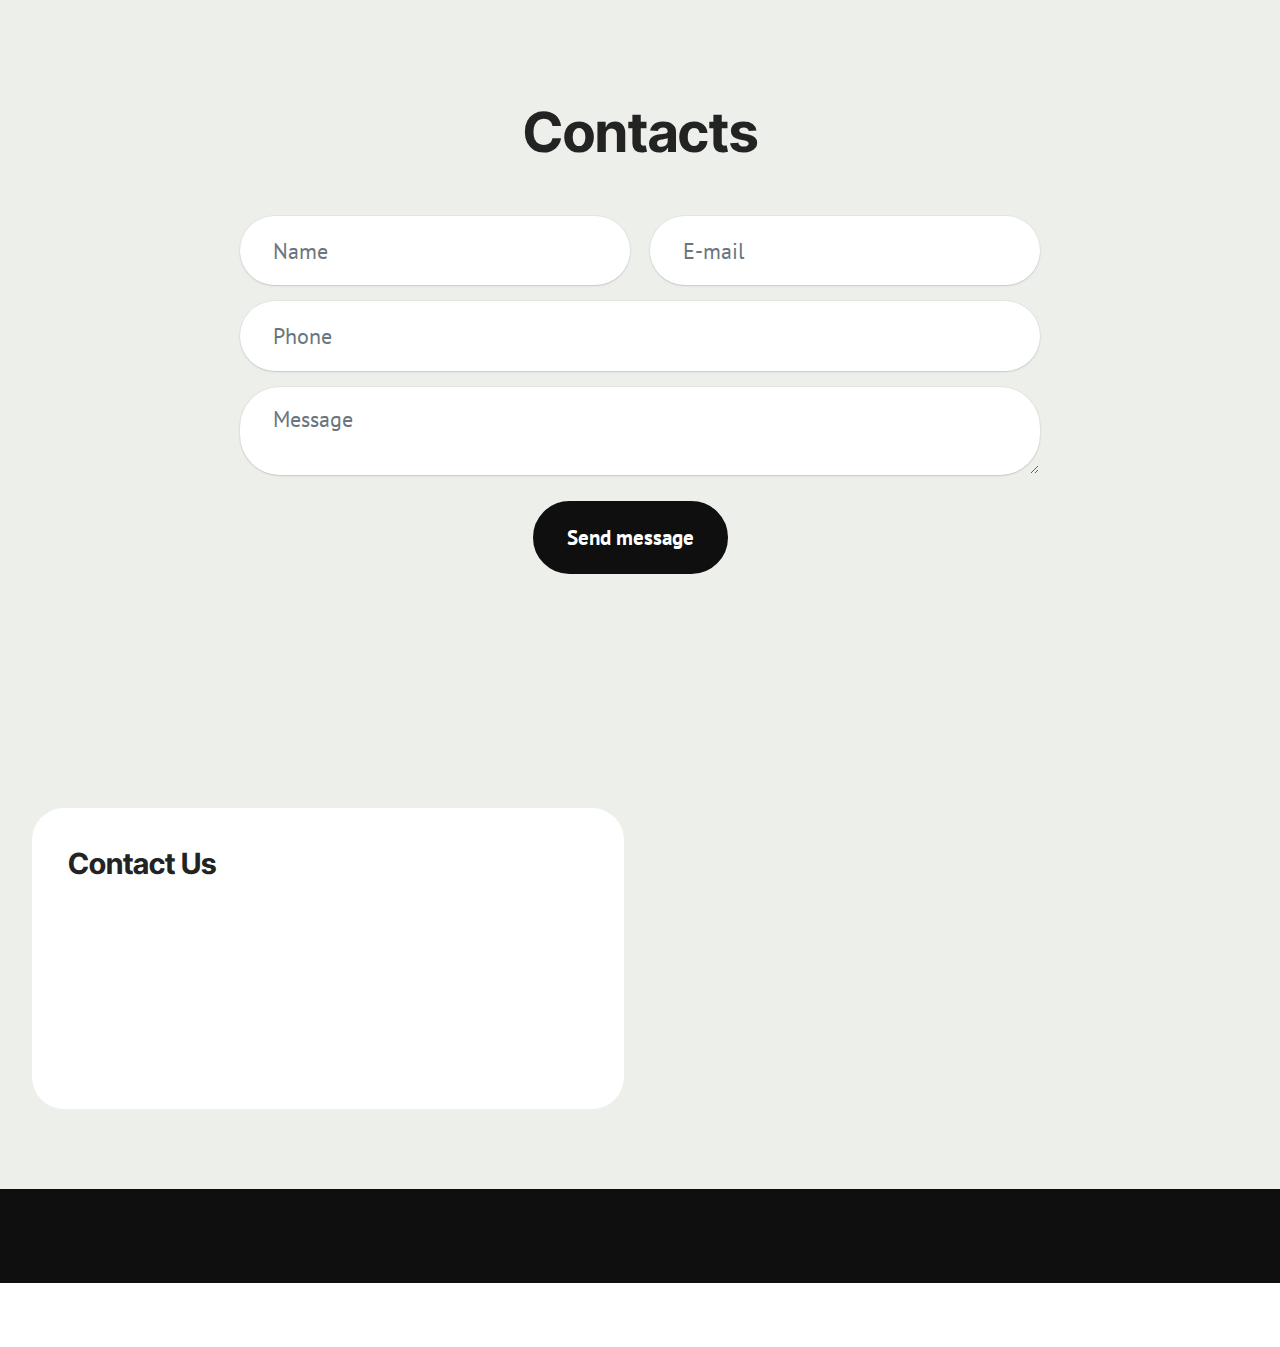
<file: page6.html>
<!DOCTYPE html>
<html  >
<head>
  <!-- Site made with Mobirise Website Builder v5.9.18, https://mobirise.com -->
  <meta charset="UTF-8">
  <meta http-equiv="X-UA-Compatible" content="IE=edge">
  <meta name="generator" content="Mobirise v5.9.18, mobirise.com">
  <meta name="viewport" content="width=device-width, initial-scale=1, minimum-scale=1">
  <link rel="shortcut icon" href="assets/images/logo5.png" type="image/x-icon">
  <meta name="description" content="">
  
  
  <title>contacts us</title>
  <link rel="stylesheet" href="assets/bootstrap/css/bootstrap.min.css">
  <link rel="stylesheet" href="assets/bootstrap/css/bootstrap-grid.min.css">
  <link rel="stylesheet" href="assets/bootstrap/css/bootstrap-reboot.min.css">
  <link rel="stylesheet" href="assets/animatecss/animate.css">
  <link rel="stylesheet" href="assets/theme/css/style.css">
  <link rel="preload" href="https://fonts.googleapis.com/css?family=Inter+Tight:100,200,300,400,500,600,700,800,900,100i,200i,300i,400i,500i,600i,700i,800i,900i&display=swap" as="style" onload="this.onload=null;this.rel='stylesheet'">
  <noscript><link rel="stylesheet" href="https://fonts.googleapis.com/css?family=Inter+Tight:100,200,300,400,500,600,700,800,900,100i,200i,300i,400i,500i,600i,700i,800i,900i&display=swap"></noscript>
  <link rel="preload" href="https://fonts.googleapis.com/css?family=PT+Sans:400,400i,700,700i&display=swap" as="style" onload="this.onload=null;this.rel='stylesheet'">
  <noscript><link rel="stylesheet" href="https://fonts.googleapis.com/css?family=PT+Sans:400,400i,700,700i&display=swap"></noscript>
  <link rel="preload" as="style" href="assets/mobirise/css/mbr-additional.css?v=oXD3ba"><link rel="stylesheet" href="assets/mobirise/css/mbr-additional.css?v=oXD3ba" type="text/css">

  
  
  
</head>
<body>
  
  <section data-bs-version="5.1" class="form5 cid-ug7T3wM57g" id="form02-3i">
    
    
    <div class="container">
        <div class="row justify-content-center">
            <div class="col-12 content-head">
                <div class="mbr-section-head mb-5">
                    <h3 class="mbr-section-title mbr-fonts-style align-center mb-0 display-2">
                        <strong>Contacts</strong>
                    </h3>
                    
                </div>
            </div>
        </div>
        <div class="row justify-content-center">
            <div class="col-lg-8 mx-auto mbr-form" data-form-type="formoid">
                <form action="https://mobirise.eu/" method="POST" class="mbr-form form-with-styler" data-form-title="Form Name"><input type="hidden" name="email" data-form-email="true" value="RtEVXgyNp0/lsArociMWFnKz2bK45RFoAvPG13ESrrYD5xLkqUxDLgCL29wEwTZSpU1sIXEWyq20HjcxiJx3akK0Xx6tbOXWmy3epRALAiHG3U8sX0NarzhAaHztbPyp">
                    <div class="row">
                        <div hidden="hidden" data-form-alert="" class="alert alert-success col-12">Thanks for filling out the form!</div>
                        <div hidden="hidden" data-form-alert-danger="" class="alert alert-danger col-12">
                            Oops...! some problem!
                        </div>
                    </div>
                    <div class="dragArea row">
                        <div class="col-md col-sm-12 form-group mb-3" data-for="name">
                            <input type="text" name="name" placeholder="Name" data-form-field="name" class="form-control" value="" id="name-form02-3i">
                        </div>
                        <div class="col-md col-sm-12 form-group mb-3" data-for="email">
                            <input type="email" name="email" placeholder="E-mail" data-form-field="email" class="form-control" value="" id="email-form02-3i">
                        </div>
                        <div class="col-12 form-group mb-3" data-for="phone">
                            <input type="tel" name="phone" placeholder="Phone" data-form-field="phone" class="form-control" value="" id="phone-form02-3i">
                        </div>
                        <div class="col-12 form-group mb-3" data-for="textarea">
                            <textarea name="textarea" placeholder="Message" data-form-field="textarea" class="form-control" id="textarea-form02-3i"></textarea>
                        </div>
                        <div class="col-lg-12 col-md-12 col-sm-12 align-center mbr-section-btn">
                            <button type="submit" class="btn btn-primary display-7">Send message</button>
                        </div>
                    </div>
                </form>
            </div>
        </div>
    </div>
</section>

<section data-bs-version="5.1" class="contacts02 map1 cid-ug7T5PYblL" id="contacts02-3j">

    

    
    <div class="container">
        <div class="row justify-content-center">
            <div class="col-12 content-head">
                <div class="mbr-section-head mb-5">
                    <h3 class="mbr-section-title mbr-fonts-style align-center mb-0 display-2"></h3>
                    
                </div>
            </div>
        </div>
        <div class="row justify-content-center">
            <div class="card col-12 col-md-12 col-lg-6">
                <div class="card-wrapper">
                    <div class="text-wrapper">
                        <h5 class="cardTitle mbr-fonts-style mb-2 display-5">
                            <strong>Contact Us</strong>
                        </h5>
                        <ul class="list mbr-fonts-style display-7">
                            <li class="mbr-text item-wrap">Phone: 444 876 576</li>
                            <li class="mbr-text item-wrap">WhatsApp: 444 876 576</li>
                            <li class="mbr-text item-wrap">Email: carriers@StudySphere</li>
                            <li class="mbr-text item-wrap">Address: 350 5th Ave, New York, NY 10118</li>
                            <li class="mbr-text item-wrap">Working hours: 9:00AM - 6:00PM</li>
                        </ul>
                    </div>
                </div>
            </div>
            <div class="map-wrapper col-md-12 col-lg-6">
                <div class="google-map"><iframe frameborder="0" style="border:0" src="https://www.google.com/maps/embed?pb=!1m14!1m8!1m3!1d6045.3003145248895!2d-73.9884657!3d40.7477229!3m2!1i1024!2i768!4f13.1!3m3!1m2!1s0x89c259a9ac1f1b85%3A0x7e33d1c0e7af3be4!2zMzUwIDV0aCBBdmUsIE5ldyBZb3JrLCBOWSAxMDExOCwg0KHQqNCQ!5e0!3m2!1sru!2sru!4v1689597362021!5m2!1sen!2sen" allowfullscreen=""></iframe></div>
            </div>
        </div>
    </div>
</section>

<section data-bs-version="5.1" class="footer4 cid-ug7T7fj85M" once="footers" id="footer04-3k">

    

    

    <div class="container">
        <div class="media-container-row align-center mbr-white">
            <div class="col-12">
                <p class="mbr-text mb-0 mbr-fonts-style display-7">
                    © Copyright 2024- StudySphere</p>
            </div>
        </div>
    </div>
</section><section class="display-7" style="padding: 0;align-items: center;justify-content: center;flex-wrap: wrap;    align-content: center;display: flex;position: relative;height: 4rem;"><a href="https://mobiri.se/3281907" style="flex: 1 1;height: 4rem;position: absolute;width: 100%;z-index: 1;"><img alt="" style="height: 4rem;" src="[data-uri]"></a><p style="margin: 0;text-align: center;" class="display-7">&#8204;</p><a style="z-index:1" href="https://mobirise.com/builder/ai-website-generator.html">AI Website Generator</a></section><script src="assets/bootstrap/js/bootstrap.bundle.min.js"></script>  <script src="assets/smoothscroll/smooth-scroll.js"></script>  <script src="assets/ytplayer/index.js"></script>  <script src="assets/theme/js/script.js"></script>  <script src="assets/formoid/formoid.min.js"></script>  
  
  
  <input name="animation" type="hidden">
  </body>
</html>
</file>
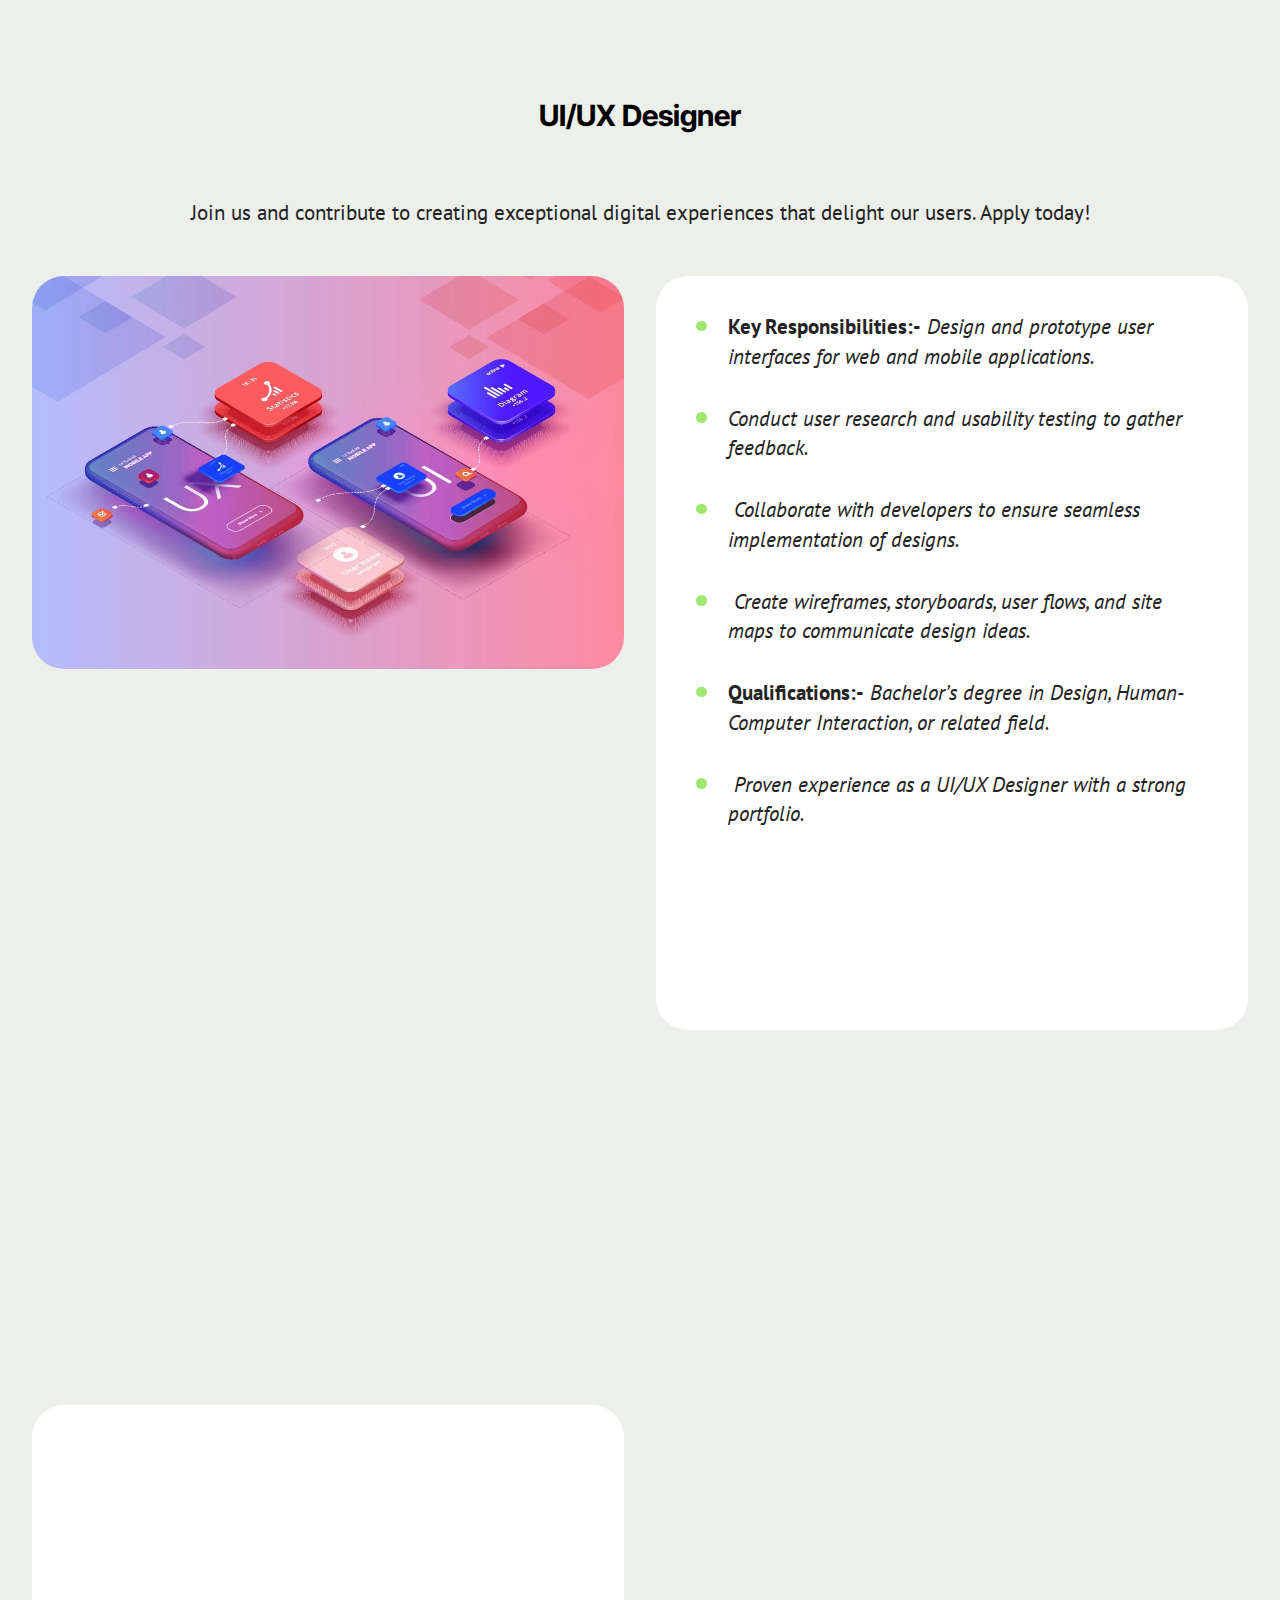
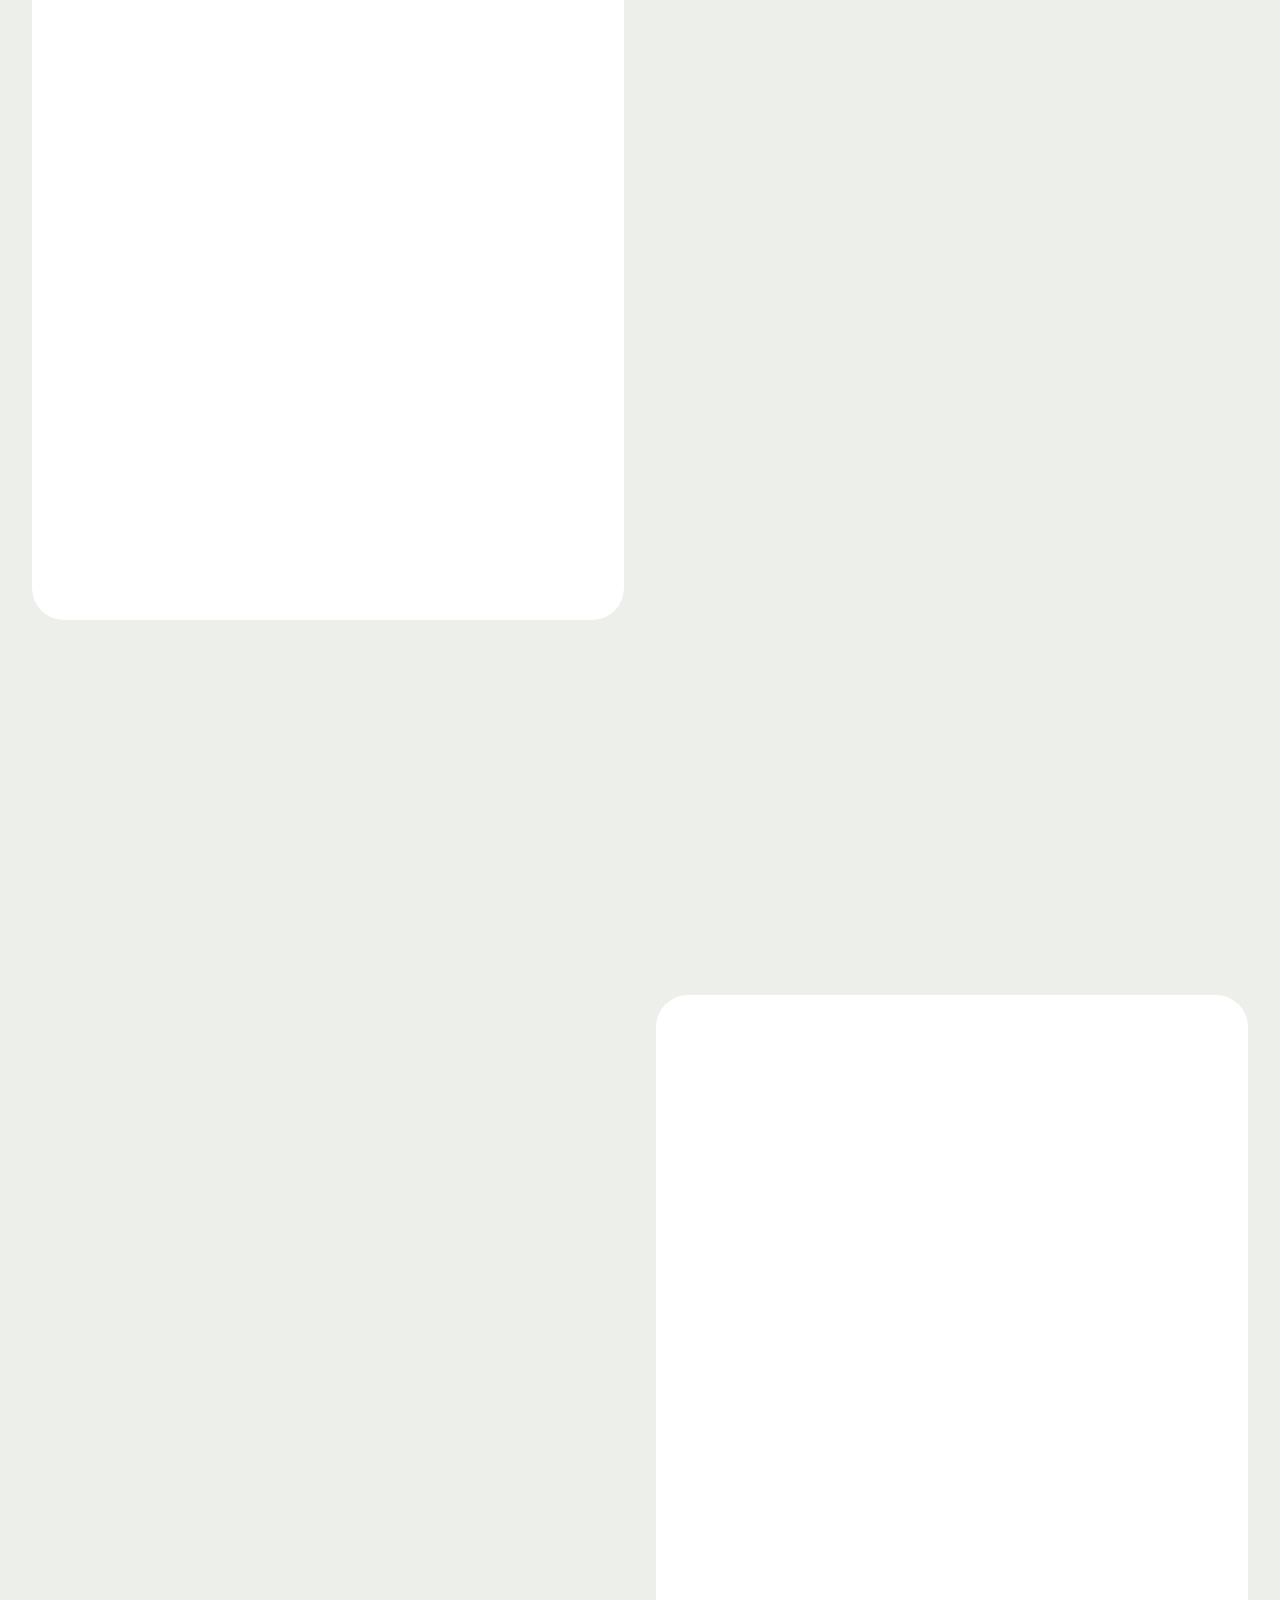
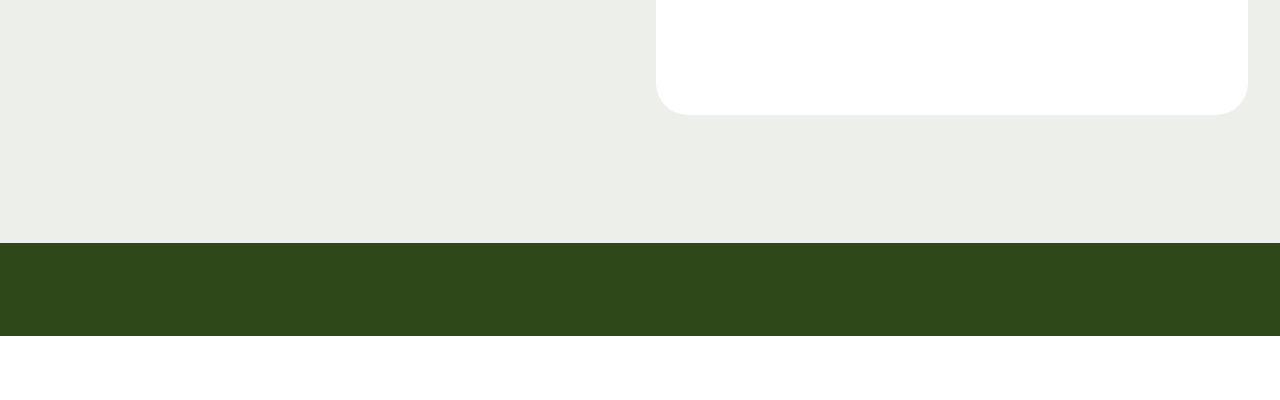
<file: page7.html>
<!DOCTYPE html>
<html  >
<head>
  <!-- Site made with Mobirise Website Builder v5.9.18, https://mobirise.com -->
  <meta charset="UTF-8">
  <meta http-equiv="X-UA-Compatible" content="IE=edge">
  <meta name="generator" content="Mobirise v5.9.18, mobirise.com">
  <meta name="viewport" content="width=device-width, initial-scale=1, minimum-scale=1">
  <link rel="shortcut icon" href="assets/images/logo5.png" type="image/x-icon">
  <meta name="description" content="">
  
  
  <title>deginer(ui/ux)</title>
  <link rel="stylesheet" href="assets/bootstrap/css/bootstrap.min.css">
  <link rel="stylesheet" href="assets/bootstrap/css/bootstrap-grid.min.css">
  <link rel="stylesheet" href="assets/bootstrap/css/bootstrap-reboot.min.css">
  <link rel="stylesheet" href="assets/animatecss/animate.css">
  <link rel="stylesheet" href="assets/theme/css/style.css">
  <link rel="preload" href="https://fonts.googleapis.com/css?family=Inter+Tight:100,200,300,400,500,600,700,800,900,100i,200i,300i,400i,500i,600i,700i,800i,900i&display=swap" as="style" onload="this.onload=null;this.rel='stylesheet'">
  <noscript><link rel="stylesheet" href="https://fonts.googleapis.com/css?family=Inter+Tight:100,200,300,400,500,600,700,800,900,100i,200i,300i,400i,500i,600i,700i,800i,900i&display=swap"></noscript>
  <link rel="preload" href="https://fonts.googleapis.com/css?family=PT+Sans:400,400i,700,700i&display=swap" as="style" onload="this.onload=null;this.rel='stylesheet'">
  <noscript><link rel="stylesheet" href="https://fonts.googleapis.com/css?family=PT+Sans:400,400i,700,700i&display=swap"></noscript>
  <link rel="preload" as="style" href="assets/mobirise/css/mbr-additional.css?v=semIJh"><link rel="stylesheet" href="assets/mobirise/css/mbr-additional.css?v=semIJh" type="text/css">

  
  
  
</head>
<body>
  
  <section data-bs-version="5.1" class="features031 cid-ug73zG9MMa" id="features031-2o">
    
    
    
    <div class="container">
        <div class="row justify-content-center">
            <div class="col-md-12 content-head mb-5">
                <h1 class="mbr-section-title mbr-fonts-style mb-0 display-5"><strong>UI/UX Designer</strong></h1>
                <p class="mbr-text mbr-fonts-style mt-4 mb-0 display-7"><br>Join us and contribute to creating exceptional digital experiences that delight our users. Apply today!</p>
            </div>
        </div>
        <div class="row justify-content-center  blockContent">
            <div class="col-12 col-lg">
                <div class="item-wrapper align-left">
                    <div class="counter-container mbr-text mbr-fonts-style display-7">
                        <ul>
                            <li><strong>Key Responsibilities:-</strong><em style=""> Design and prototype user interfaces for web and mobile applications.
</em></li><li><em>Conduct user research and usability testing to gather feedback.
</em></li><li><em>&nbsp;Collaborate with developers to ensure seamless implementation of designs.
</em></li><li><em style="">&nbsp;Create wireframes, storyboards, user flows, and site maps to communicate design ideas.</em></li><li><strong style="">Qualifications:-</strong><em> Bachelor’s degree in Design, Human-Computer Interaction, or related field.
</em></li><li><em style="">&nbsp;Proven experience as a UI/UX Designer with a strong portfolio.
</em></li><li><em style="">&nbsp;Proficiency in design tools such as Sketch, Figma, Adobe XD, and InVision.
</em></li><li><em style="">&nbsp;Strong problem-solving skills and attention to detail.</em></li>
                        </ul>
                    </div>
                </div>
            </div>
            <div class="col-12 col-lg-6">
                <div class="image-wrapper">
                    <img class="w-100" src="assets/images/uiux-1165x773.jpg" alt="Mobirise Website Builder">
                </div>
            </div>

        </div>
    </div>
</section>

<section data-bs-version="5.1" class="features030 cid-ug73A8WEzG" id="features030-2p">
    
    
    
    <div class="container">
        <div class="row justify-content-center">
            <div class="col-md-12 content-head mb-5">
                <h1 class="mbr-section-title mbr-fonts-style mb-0 display-5"><strong>Product Manager</strong></h1>
                <p class="mbr-subtitle mbr-fonts-style mt-4 mb-0 display-7">
                    Join our innovative team and help shape the future of our products. Apply today!
                </p>
            </div>
        </div>
        <div class="row justify-content-center  blockContent">
            <div class="col-12 col-lg">
                <div class="item-wrapper align-left">
                    <div class="mbr-text counter-container mbr-fonts-style display-7">
                        <ol>
                            <li><strong>Key Responsibilities:- </strong><em style="">Define product vision and strategy in alignment with company objectives.
</em></li><li><em>Conduct market research and gather customer feedback to identify product opportunities.
</em></li><li><em>Create and manage product roadmaps, prioritizing features based on business impact.
</em></li><li><em>Collaborate with cross-functional teams, including engineering, design, marketing, and sales.
</em></li><li><em style="">Communicate product updates and progress to stakeholders.
</em></li><li><strong>Qualifications:- </strong><em style="">Bachelor’s degree in Business, Computer Science, or a related field.
</em></li><li><em>Proven experience as a Product Manager with a track record of successful product launches.
</em></li><li><em>Strong analytical and problem-solving skills.
</em></li><li><em style="">Excellent communication and leadership abilities.</em></li>
                        </ol>
                    </div>
                </div>
            </div>
            <div class="col-12 col-lg-6">
                <div class="image-wrapper mb-4">
                    <img class="w-100" src="assets/images/project-maneger-1187x770.jpg" alt="Mobirise Website Builder">
                </div>
            </div>

        </div>
    </div>
</section>

<section data-bs-version="5.1" class="features031 cid-ug73Asm19f" id="features031-2q">
    
    
    
    <div class="container">
        <div class="row justify-content-center">
            <div class="col-md-12 content-head mb-5">
                <h1 class="mbr-section-title mbr-fonts-style mb-0 display-5"><strong>React Developer</strong></h1>
                <p class="mbr-text mbr-fonts-style mt-4 mb-0 display-7">
                    Join us and contribute to developing cutting-edge web applications that make a difference. Apply today!
                </p>
            </div>
        </div>
        <div class="row justify-content-center  blockContent">
            <div class="col-12 col-lg">
                <div class="item-wrapper align-left">
                    <div class="counter-container mbr-text mbr-fonts-style display-7">
                        <ul>
                            <li><strong>Key Responsibilities:-</strong><em style="">Develop new user-facing features using React.js.
</em></li><li><em>- Build reusable components and front-end libraries for future use.
</em></li><li><em style="">- Optimize components for maximum performance across a vast array of web-capable devices and browsers.
</em></li><li><strong>Qualifications:-</strong><em style="">Bachelor’s degree in Computer Science or a related field.Proven experience as a React Developer or in a similar role.
</em></li><li><em>Strong proficiency in JavaScript, including DOM manipulation and the JavaScript object model.Thorough understanding of React.js and its core principles.
</em></li><li><em style="">Experience with popular React.js workflows (such as Flux or Redux).Familiarity with RESTful APIs and modern front-end build pipelines and tools.Excellent problem-solving and communication skills.</em></li>
                        </ul>
                    </div>
                </div>
            </div>
            <div class="col-12 col-lg-6">
                <div class="image-wrapper">
                    <img class="w-100" src="assets/images/react-dev-1187x668.jpg" alt="Mobirise Website Builder">
                </div>
            </div>

        </div>
    </div>
</section>

<section data-bs-version="5.1" class="footer4 cid-ug74PzHZg5" once="footers" id="footer04-2r">

    

    

    <div class="container">
        <div class="media-container-row align-center mbr-white">
            <div class="col-12">
                <p class="mbr-text mb-0 mbr-fonts-style display-7">
                    © Copyright 2024- StudySphere</p>
            </div>
        </div>
    </div>
</section><section class="display-7" style="padding: 0;align-items: center;justify-content: center;flex-wrap: wrap;    align-content: center;display: flex;position: relative;height: 4rem;"><a href="https://mobiri.se/3281907" style="flex: 1 1;height: 4rem;position: absolute;width: 100%;z-index: 1;"><img alt="" style="height: 4rem;" src="[data-uri]"></a><p style="margin: 0;text-align: center;" class="display-7">&#8204;</p><a style="z-index:1" href="https://mobirise.com/drag-drop-website-builder.html">Drag and Drop Website Builder</a></section><script src="assets/bootstrap/js/bootstrap.bundle.min.js"></script>  <script src="assets/smoothscroll/smooth-scroll.js"></script>  <script src="assets/ytplayer/index.js"></script>  <script src="assets/theme/js/script.js"></script>  
  
  
  <input name="animation" type="hidden">
  </body>
</html>
</file>
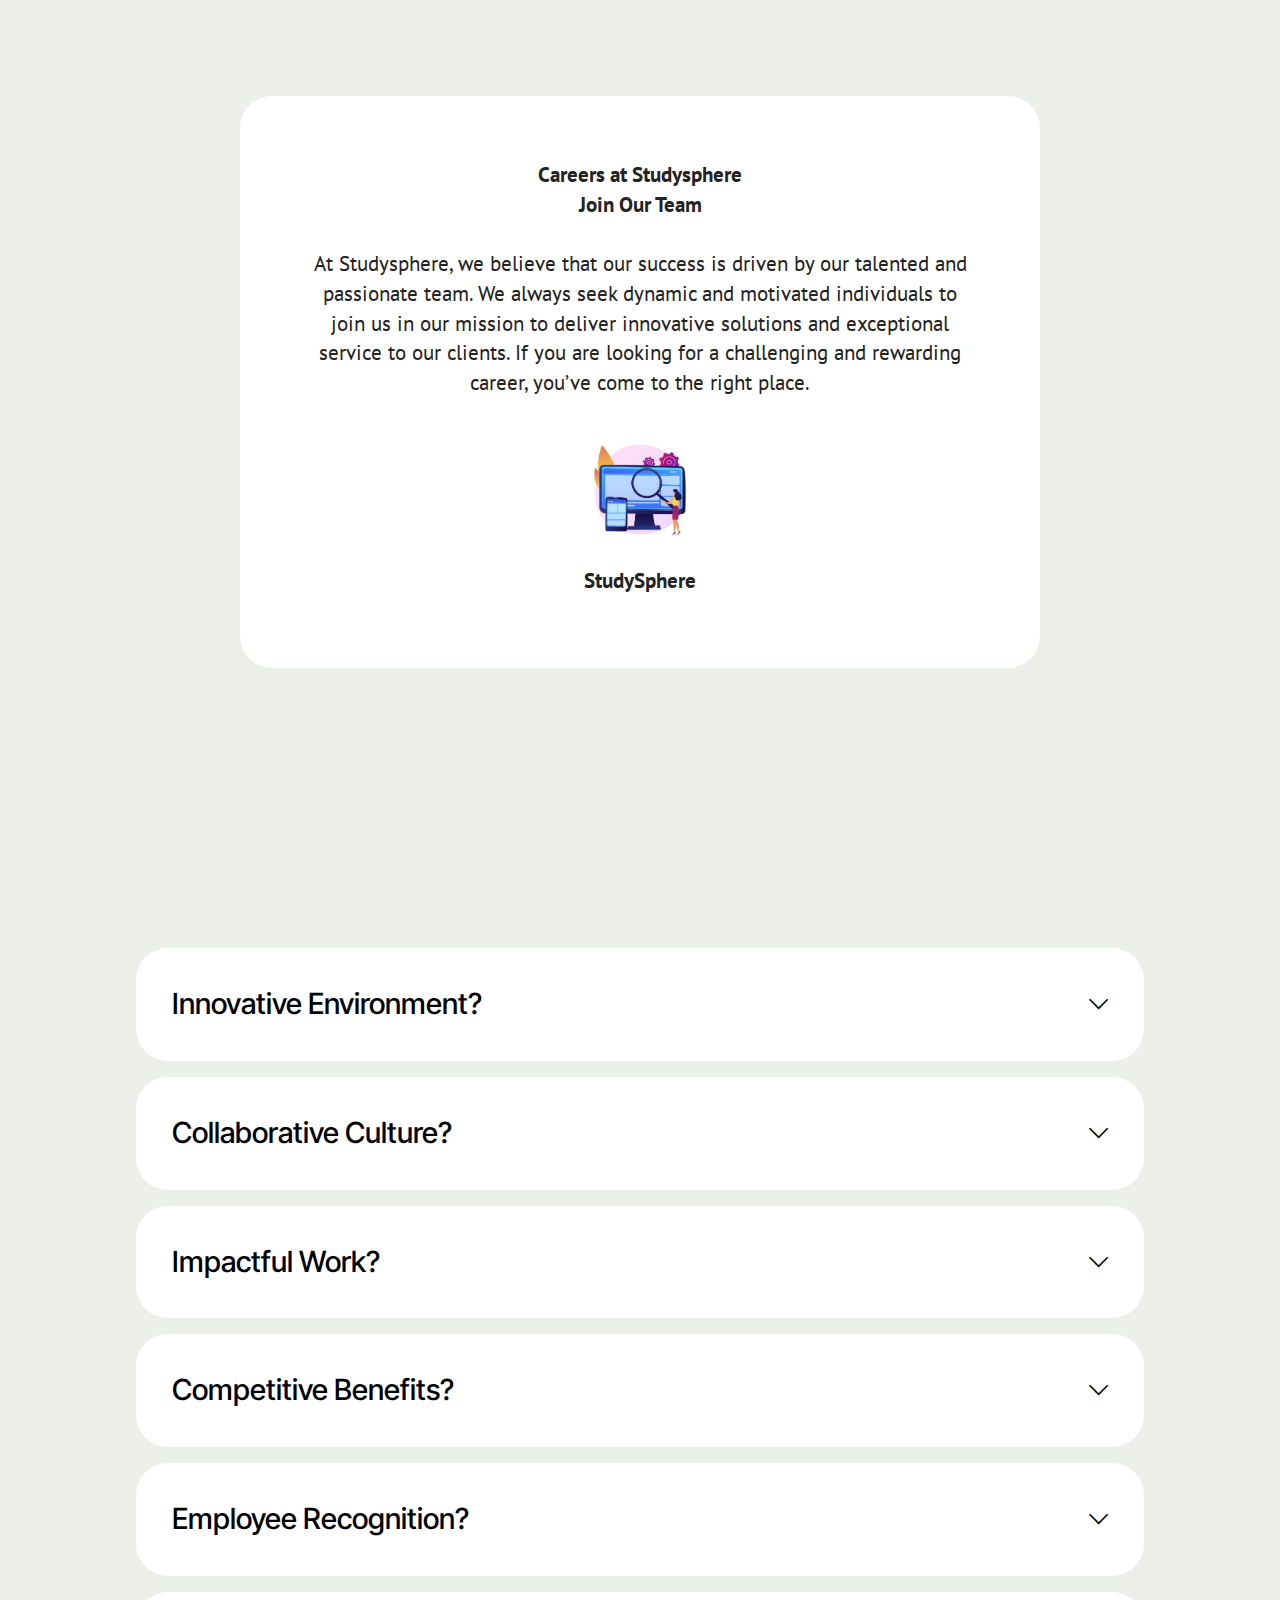
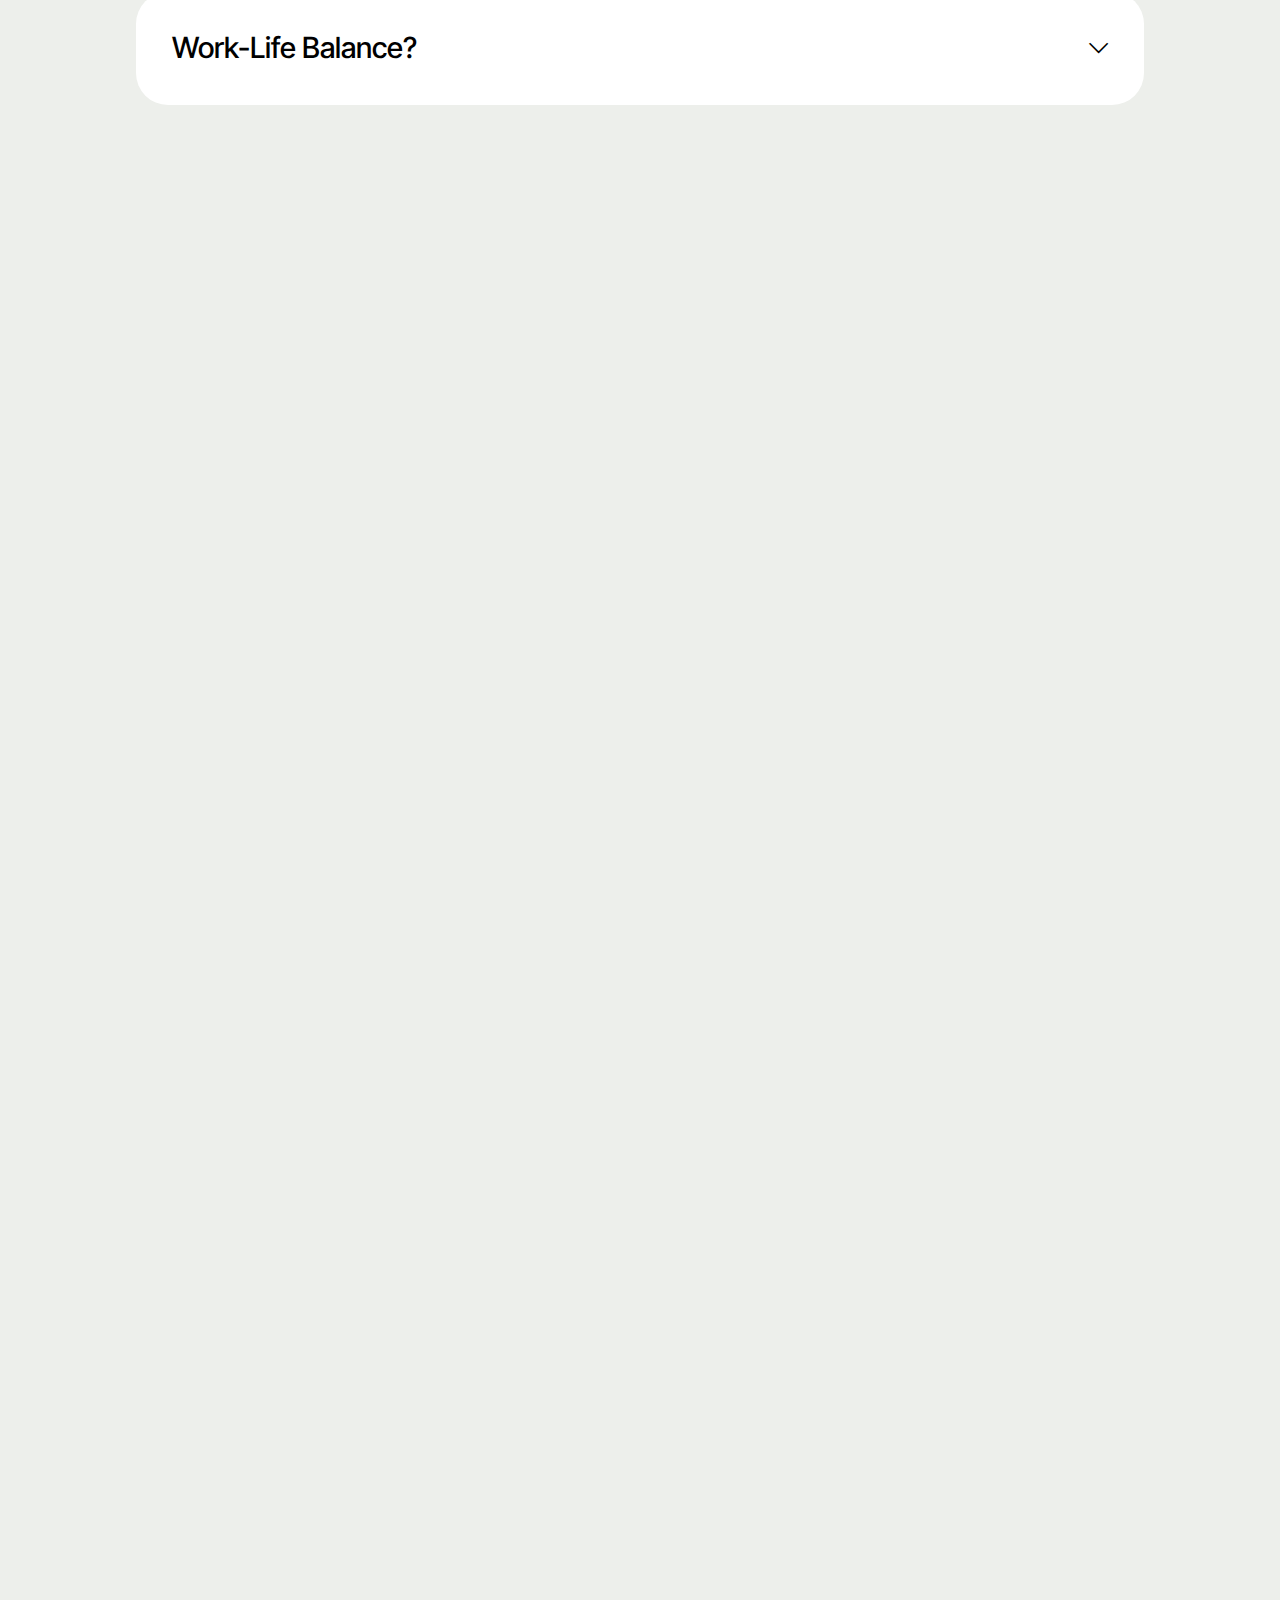
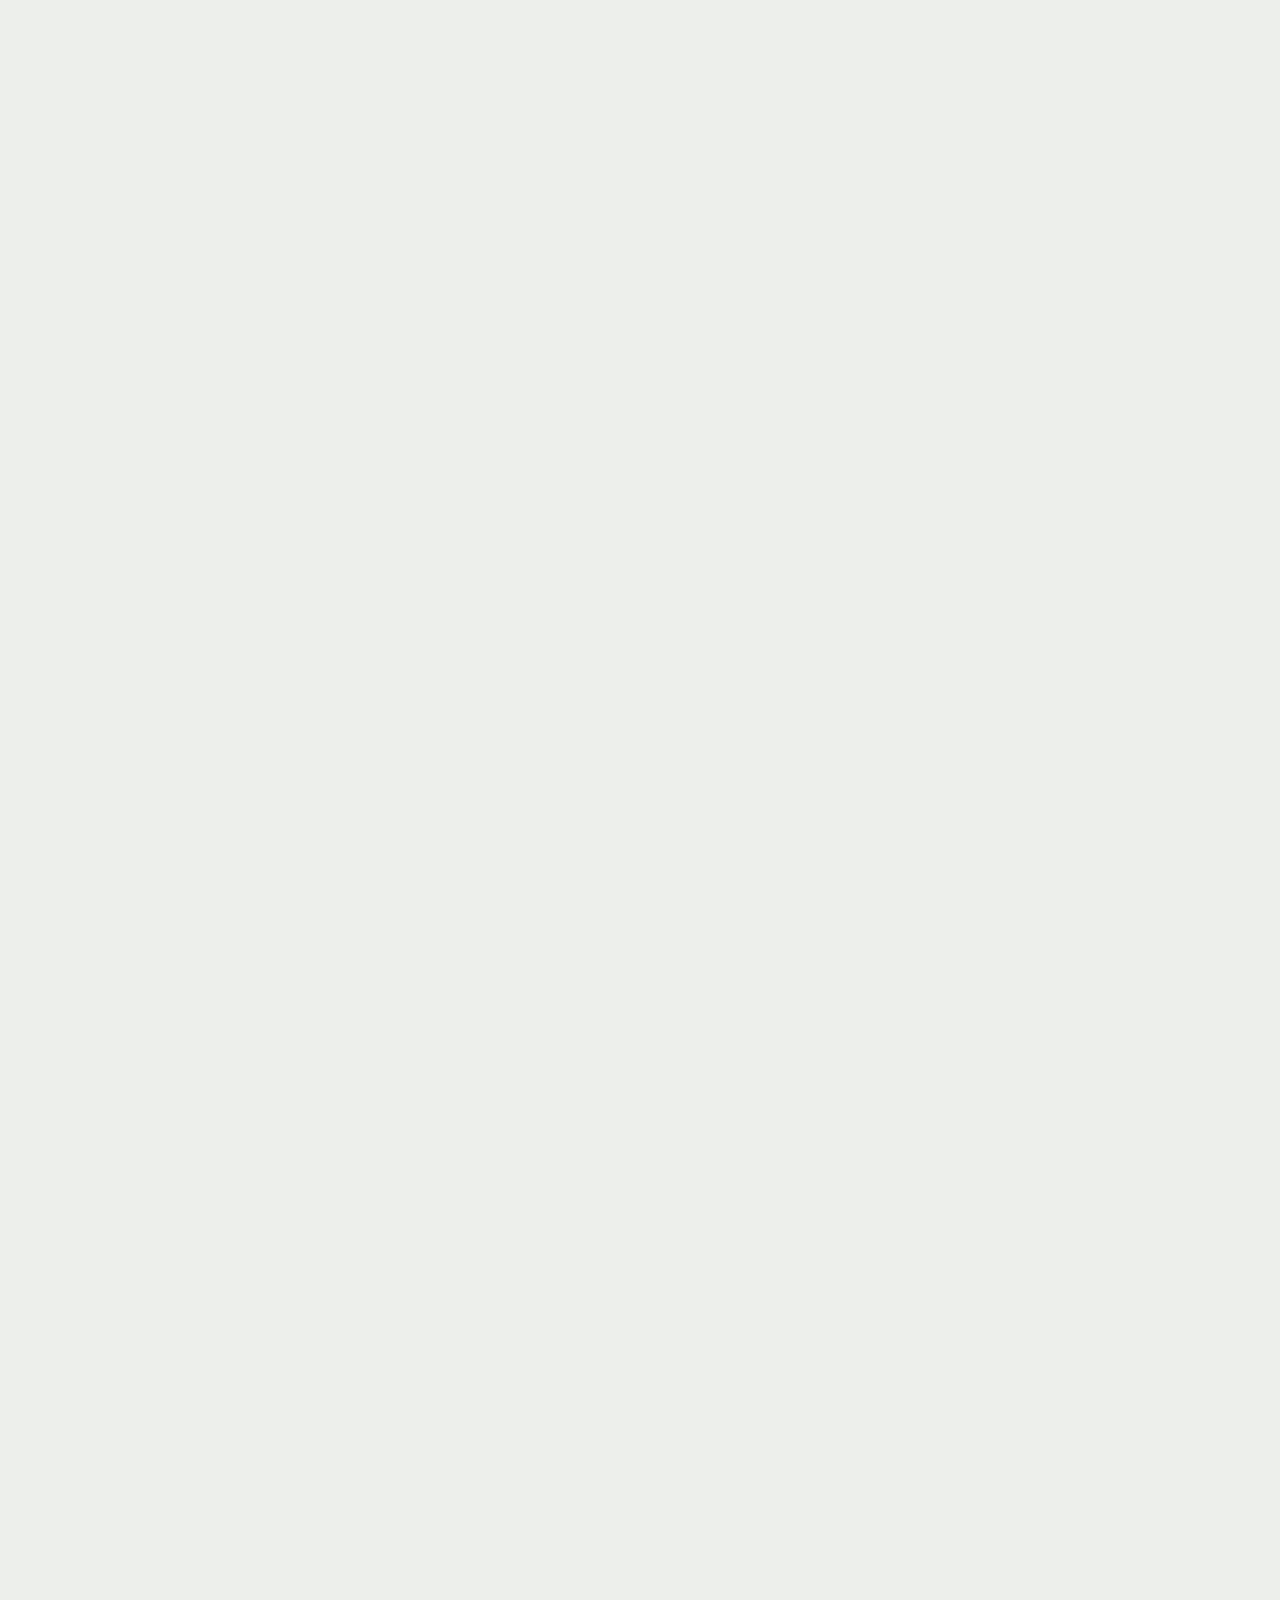
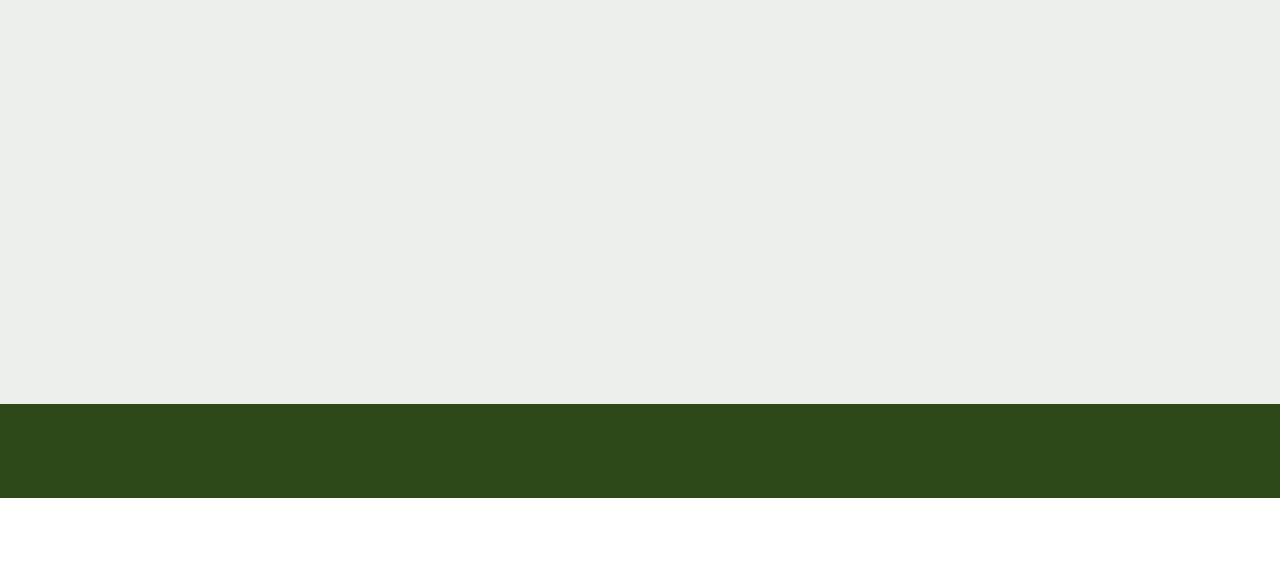
<file: page8.html>
<!DOCTYPE html>
<html  >
<head>
  <!-- Site made with Mobirise Website Builder v5.9.18, https://mobirise.com -->
  <meta charset="UTF-8">
  <meta http-equiv="X-UA-Compatible" content="IE=edge">
  <meta name="generator" content="Mobirise v5.9.18, mobirise.com">
  <meta name="viewport" content="width=device-width, initial-scale=1, minimum-scale=1">
  <link rel="shortcut icon" href="assets/images/logo5.png" type="image/x-icon">
  <meta name="description" content="">
  
  
  <title>carriers_job</title>
  <link rel="stylesheet" href="assets/web/assets/mobirise-icons2/mobirise2.css">
  <link rel="stylesheet" href="assets/bootstrap/css/bootstrap.min.css">
  <link rel="stylesheet" href="assets/bootstrap/css/bootstrap-grid.min.css">
  <link rel="stylesheet" href="assets/bootstrap/css/bootstrap-reboot.min.css">
  <link rel="stylesheet" href="assets/animatecss/animate.css">
  <link rel="stylesheet" href="assets/theme/css/style.css">
  <link rel="preload" href="https://fonts.googleapis.com/css?family=Inter+Tight:100,200,300,400,500,600,700,800,900,100i,200i,300i,400i,500i,600i,700i,800i,900i&display=swap" as="style" onload="this.onload=null;this.rel='stylesheet'">
  <noscript><link rel="stylesheet" href="https://fonts.googleapis.com/css?family=Inter+Tight:100,200,300,400,500,600,700,800,900,100i,200i,300i,400i,500i,600i,700i,800i,900i&display=swap"></noscript>
  <link rel="preload" href="https://fonts.googleapis.com/css?family=PT+Sans:400,400i,700,700i&display=swap" as="style" onload="this.onload=null;this.rel='stylesheet'">
  <noscript><link rel="stylesheet" href="https://fonts.googleapis.com/css?family=PT+Sans:400,400i,700,700i&display=swap"></noscript>
  <link rel="preload" as="style" href="assets/mobirise/css/mbr-additional.css?v=bAvG52"><link rel="stylesheet" href="assets/mobirise/css/mbr-additional.css?v=bAvG52" type="text/css">

  
  
  
</head>
<body>
  
  <section data-bs-version="5.1" class="people06 cid-ug76qa2sme" id="people06-2t">   
    

    
    
    <div class="container">
        <div class="row justify-content-center">
            <div class="card col-12 col-md-12 col-lg-8">
                <div class="card-wrapper">
                    <div class="card-box align-center">
                        <p class="card-text mbr-fonts-style display-7"><strong>Careers at Studysphere
<br>Join Our Team</strong><br><br>At Studysphere, we believe that our success is driven by our talented and passionate team. We always seek dynamic and motivated individuals to join us in our mission to deliver innovative solutions and exceptional service to our clients. If you are looking for a challenging and rewarding career, you’ve come to the right place.<br></p>
                        <div class="img-wrapper mt-4 justify-content-center">
                            <img src="assets/images/b2-626x626.jpg" alt="" data-slide-to="0" data-bs-slide-to="0">
                        </div>
                        <p class="card-title mbr-fonts-style mt-3 display-7"><strong>StudySphere</strong></p>
                    </div>
                </div>
            </div>
        </div>
    </div>
</section>

<section data-bs-version="5.1" class="list1 cid-ug76rXUBLb" id="list01-2u">	
    
	
	<div class="container">
		<div class="row justify-content-center">
			<div class="col-12 col-md-12 col-lg-10 m-auto">
				<div class="content">
					<div class="row justify-content-center mb-5">
						<div class="col-12 content-head">
							<div class="mbr-section-head">
								<h4 class="mbr-section-title mbr-fonts-style align-center mb-0 display-5"><strong>Why Work With Us?</strong></h4>
								
							</div>
						</div>
					</div>
					<div id="bootstrap-accordion_26" class="panel-group accordionStyles accordion" role="tablist" aria-multiselectable="true">
						<div class="card">
							<div class="card-header" role="tab" id="headingOne">
								<a role="button" class="panel-title collapsed" data-toggle="collapse" data-bs-toggle="collapse" data-core="" href="#collapse1_26" aria-expanded="false" aria-controls="collapse1">
									<h6 class="panel-title-edit mbr-semibold mbr-fonts-style mb-0 display-5">Innovative Environment?</h6>
									<span class="sign mbr-iconfont mobi-mbri-arrow-down"></span>
								</a>
							</div>
							<div id="collapse1_26" class="panel-collapse noScroll collapse" role="tabpanel" aria-labelledby="headingOne" data-parent="#accordion" data-bs-parent="#bootstrap-accordion_26">
								<div class="panel-body">
									<p class="mbr-fonts-style panel-text display-7">
										Be part of a forward-thinking company that embraces new ideas and technologies.
									</p>
								</div>
							</div>
						</div>
						<div class="card">
							<div class="card-header" role="tab" id="headingOne">
								<a role="button" class="panel-title collapsed" data-toggle="collapse" data-bs-toggle="collapse" data-core="" href="#collapse2_26" aria-expanded="false" aria-controls="collapse2">
									<h6 class="panel-title-edit mbr-semibold mbr-fonts-style mb-0 display-5">Collaborative Culture?</h6>
									<span class="sign mbr-iconfont mobi-mbri-arrow-down"></span>
								</a>
							</div>
							<div id="collapse2_26" class="panel-collapse noScroll collapse" role="tabpanel" aria-labelledby="headingOne" data-parent="#accordion" data-bs-parent="#bootstrap-accordion_26">
								<div class="panel-body">
									<p class="mbr-fonts-style panel-text display-7">Work in a team-oriented atmosphere where collaboration and creativity are encouraged.<br></p>
								</div>
							</div>
						</div>
						<div class="card">
							<div class="card-header" role="tab" id="headingOne">
								<a role="button" class="panel-title collapsed" data-toggle="collapse" data-bs-toggle="collapse" data-core="" href="#collapse3_26" aria-expanded="false" aria-controls="collapse3">
									<h6 class="panel-title-edit mbr-semibold mbr-fonts-style mb-0 display-5">Impactful Work?</h6>
									<span class="sign mbr-iconfont mobi-mbri-arrow-down"></span>
								</a>
							</div>
							<div id="collapse3_26" class="panel-collapse noScroll collapse" role="tabpanel" aria-labelledby="headingOne" data-parent="#accordion" data-bs-parent="#bootstrap-accordion_26">
								<div class="panel-body">
									<p class="mbr-fonts-style panel-text display-7">
										Contribute to projects that make a real difference for our clients and their businesses.
									</p>
								</div>
							</div>
						</div>
						<div class="card">
							<div class="card-header" role="tab" id="headingOne">
								<a role="button" class="panel-title collapsed" data-toggle="collapse" data-bs-toggle="collapse" data-core="" href="#collapse4_26" aria-expanded="false" aria-controls="collapse4">
									<h6 class="panel-title-edit mbr-semibold mbr-fonts-style mb-0 display-5">Competitive Benefits?</h6>
									<span class="sign mbr-iconfont mobi-mbri-arrow-down"></span>
								</a>
							</div>
							<div id="collapse4_26" class="panel-collapse noScroll collapse" role="tabpanel" aria-labelledby="headingOne" data-parent="#accordion" data-bs-parent="#bootstrap-accordion_26">
								<div class="panel-body">
									<p class="mbr-fonts-style panel-text display-7">
										Enjoy a comprehensive benefits package that includes health insurance, retirement plans, and more
									</p>
								</div>
							</div>
						</div>
						<div class="card">
							<div class="card-header" role="tab" id="headingOne">
								<a role="button" class="panel-title collapsed" data-toggle="collapse" data-bs-toggle="collapse" data-core="" href="#collapse5_26" aria-expanded="false" aria-controls="collapse5">
									<h6 class="panel-title-edit mbr-semibold mbr-fonts-style mb-0 display-5">Employee Recognition?</h6>
									<span class="sign mbr-iconfont mobi-mbri-arrow-down"></span>
								</a>
							</div>
							<div id="collapse5_26" class="panel-collapse noScroll collapse" role="tabpanel" aria-labelledby="headingOne" data-parent="#accordion" data-bs-parent="#bootstrap-accordion_26">
								<div class="panel-body">
									<p class="mbr-fonts-style panel-text display-7">
										We value and recognize the hard work and dedication of our team members through various recognition programs, performance bonuses, and career advancement opportunities.
									</p>
								</div>
							</div>
						</div>
						<div class="card">
							<div class="card-header" role="tab" id="headingOne">
								<a role="button" class="panel-title collapsed" data-toggle="collapse" data-bs-toggle="collapse" data-core="" href="#collapse6_26" aria-expanded="false" aria-controls="collapse6">
									<h6 class="panel-title-edit mbr-semibold mbr-fonts-style mb-0 display-5">Work-Life Balance?</h6>
									<span class="sign mbr-iconfont mobi-mbri-arrow-down"></span>
								</a>
							</div>
							<div id="collapse6_26" class="panel-collapse noScroll collapse" role="tabpanel" aria-labelledby="headingOne" data-parent="#accordion" data-bs-parent="#bootstrap-accordion_26">
								<div class="panel-body">
									<p class="mbr-fonts-style panel-text display-7">
										We prioritize the well-being of our employees by offering flexible work schedules, remote work options, and generous vacation policies to ensure you can maintain a healthy work-life balance.
									</p>
								</div>
							</div>
						</div>
					</div>
				</div>
			</div>
		</div>
	</div>
</section>

<section data-bs-version="5.1" class="list05 cid-ug79fKRKaT" id="list05-2x">
    
    <div class="container">
        <div class="col-12 mb-5 content-head">
            <h3 class="mbr-section-title mbr-fonts-style align-center mb-0 display-2"><strong>Current Job Openings</strong></h3>
            
        </div>
        <div class="row justify-content-center ">
            <div class="col-12 col-lg-8">
                <div class="item features-without-image col-12 active">
                    <div class="item-wrapper">
                        <h5 class="mbr-card-title mbr-fonts-style mt-0 mb-3 display-5"><strong>Software Developer</strong></h5>
                        <p class="mbr-text mbr-fonts-style mt-0 mb-3 display-7">Location: [City, State]
<br>
<br><strong>1)Responsibilities:
<br></strong>a)Develop, test, and maintain software applications.
<br>b)Collaborate with cross-functional teams to define and design new features.
<br>c)Troubleshoot and debug issues to optimize performance.
<br>
<br>2)<strong>Qualifications</strong>:
<br>a)Bachelor’s degree in Computer Science or related field.
<br>b)Proficiency in programming languages such as Java, C++, or Python.
<br>c)Strong problem-solving skills and attention to detail.
<br>
<br><em>Apply Now</em></p>
                    </div>
                </div>
                <div class="item features-without-image col-12">
                    <div class="item-wrapper">
                        <h5 class="mbr-card-title mbr-fonts-style mt-0 mb-3 display-5"><strong>IT Project Manager</strong></h5>
                        <p class="mbr-text mbr-fonts-style mt-0 mb-3 display-7">Location: [City, State]
<br>
<br><strong>1)Responsibilities:
<br></strong>a)Plan, execute, and oversee IT projects from inception to completion.
<br>b)Coordinate with clients and internal teams to ensure project goals are met.
<br>c)Manage project timelines, budgets, and resources.
<br>
<br>2)<strong>Qualifications</strong>:
<br>a)Bachelor’s degree in Information Technology or related field.
<br>b)PMP certification preferred.
<br>c)Excellent organizational and leadership skills.
<br>
<br><em>Apply Now</em></p>
                    </div>
                </div>
                <div class="item features-without-image col-12">
                    <div class="item-wrapper">
                        <h5 class="mbr-card-title mbr-fonts-style mt-0 mb-3 display-5"><strong>Cybersecurity Analyst</strong></h5>
                        <p class="mbr-text mbr-fonts-style mt-0 mb-3 display-7">Location: [City, State]
<br>
<br>1)<strong>Responsibilities</strong>:
<br>a)Monitor and protect networks and systems from cyber threats.
<br>b)Conduct vulnerability assessments and risk analysis.
<br>c)Develop and implement security protocols and incident response plans.
<br>
<br>2)<strong>Qualifications</strong>:
<br>a)Bachelor’s degree in Cybersecurity, Computer Science, or related field.
<br>b)Experience with security tools and technologies.
<br>c)Strong analytical and problem-solving abilities.
<br>
<br><em>Apply Now</em></p>
                    </div>
                </div>
            </div>
        </div>
    </div>
</section>

<section data-bs-version="5.1" class="slider2 mbr-embla cid-ug7a2yJN6B" id="slider02-2y">
	

	
	

	<div class="position-relative text-center">
		

		<div class="embla" data-skip-snaps="true" data-align="center" data-auto-play-interval="5" data-draggable="true">
			<div class="embla__viewport container-fluid">
				<div class="embla__container">
					
					
					
					<div class="embla__slide slider-image item active" style="margin-left: 10rem; margin-right: 10rem;">
						<div class="user">
							<div class="user_image">
								<div class="item-wrapper position-relative">
									<img src="assets/images/mbr-1920x1920.jpeg" alt="Mobirise Website Builder">
								</div>
							</div>
							<div class="user_text mb-4">
								<p class="mbr-fonts-style display-5"><strong>How to Apply
<br>Internship Opportunities&nbsp;</strong><br></p>
							</div>
							<div class="user_name mbr-fonts-style mb-2 display-7">Interested in joining our team? Send your resume and a cover letter to careers@studysphere.com. Please include the job title in the subject line of your email.<br><br>
<div>
</div><div>We also offer internship programs for students and recent graduates. Gain hands-on experience and work alongside industry experts. Check our internship openings here.</div><br><div>
</div><div><strong>Life at Studysphere
</strong></div><div>At Studysphere, we value work-life balance and strive to create an environment where our employees can thrive both professionally and personally. From team-building events and wellness programs to flexible work arrangements, we support our employees in achieving their best.
</div><div><br></div><div>
</div></div>
							<div class="user_desk mbr-fonts-style display-7">
								
							<div><br></div><div><strong>Stay Connected
</strong></div><div>Follow us on <strong><em>LinkedIn</em></strong>, <strong><em>Twitter</em></strong>, and <strong><em>Facebook</em></strong> to stay updated on new job openings and company news.</div><br><div>
</div><div>Contact<strong><em> </em></strong>Us</div><br><div>
</div><div>For any career opportunities inquiries, please contact our HR department at <em><strong>hr@studysphere.com.</strong></em></div><div>
</div><div>
</div><div>
</div></div>
						</div>
					</div>
					
				</div>
			</div>
			<button class="embla__button embla__button--prev">
				<span class="mobi-mbri mobi-mbri-arrow-prev mbr-iconfont" aria-hidden="true"></span>
				<span class="sr-only visually-hidden visually-hidden visually-hidden">Previous</span>
			</button>
			<button class="embla__button embla__button--next">
				<span class="mobi-mbri mobi-mbri-arrow-next mbr-iconfont" aria-hidden="true"></span>
				<span class="sr-only visually-hidden visually-hidden visually-hidden">Next</span>
			</button>
		</div>
	</div>
</section>

<section data-bs-version="5.1" class="footer4 cid-ug7cu3bPIj" once="footers" id="footer04-2z">

    

    

    <div class="container">
        <div class="media-container-row align-center mbr-white">
            <div class="col-12">
                <p class="mbr-text mb-0 mbr-fonts-style display-7">
                    © Copyright 2024- StudySphere</p>
            </div>
        </div>
    </div>
</section><section class="display-7" style="padding: 0;align-items: center;justify-content: center;flex-wrap: wrap;    align-content: center;display: flex;position: relative;height: 4rem;"><a href="https://mobiri.se/3281907" style="flex: 1 1;height: 4rem;position: absolute;width: 100%;z-index: 1;"><img alt="" style="height: 4rem;" src="[data-uri]"></a><p style="margin: 0;text-align: center;" class="display-7">&#8204;</p><a style="z-index:1" href="https://mobirise.com/drag-drop-website-builder.html">Drag & Drop Website Builder</a></section><script src="assets/bootstrap/js/bootstrap.bundle.min.js"></script>  <script src="assets/smoothscroll/smooth-scroll.js"></script>  <script src="assets/ytplayer/index.js"></script>  <script src="assets/mbr-switch-arrow/mbr-switch-arrow.js"></script>  <script src="assets/embla/embla.min.js"></script>  <script src="assets/embla/script.js"></script>  <script src="assets/theme/js/script.js"></script>  
  
  
  <input name="animation" type="hidden">
  </body>
</html>
</file>
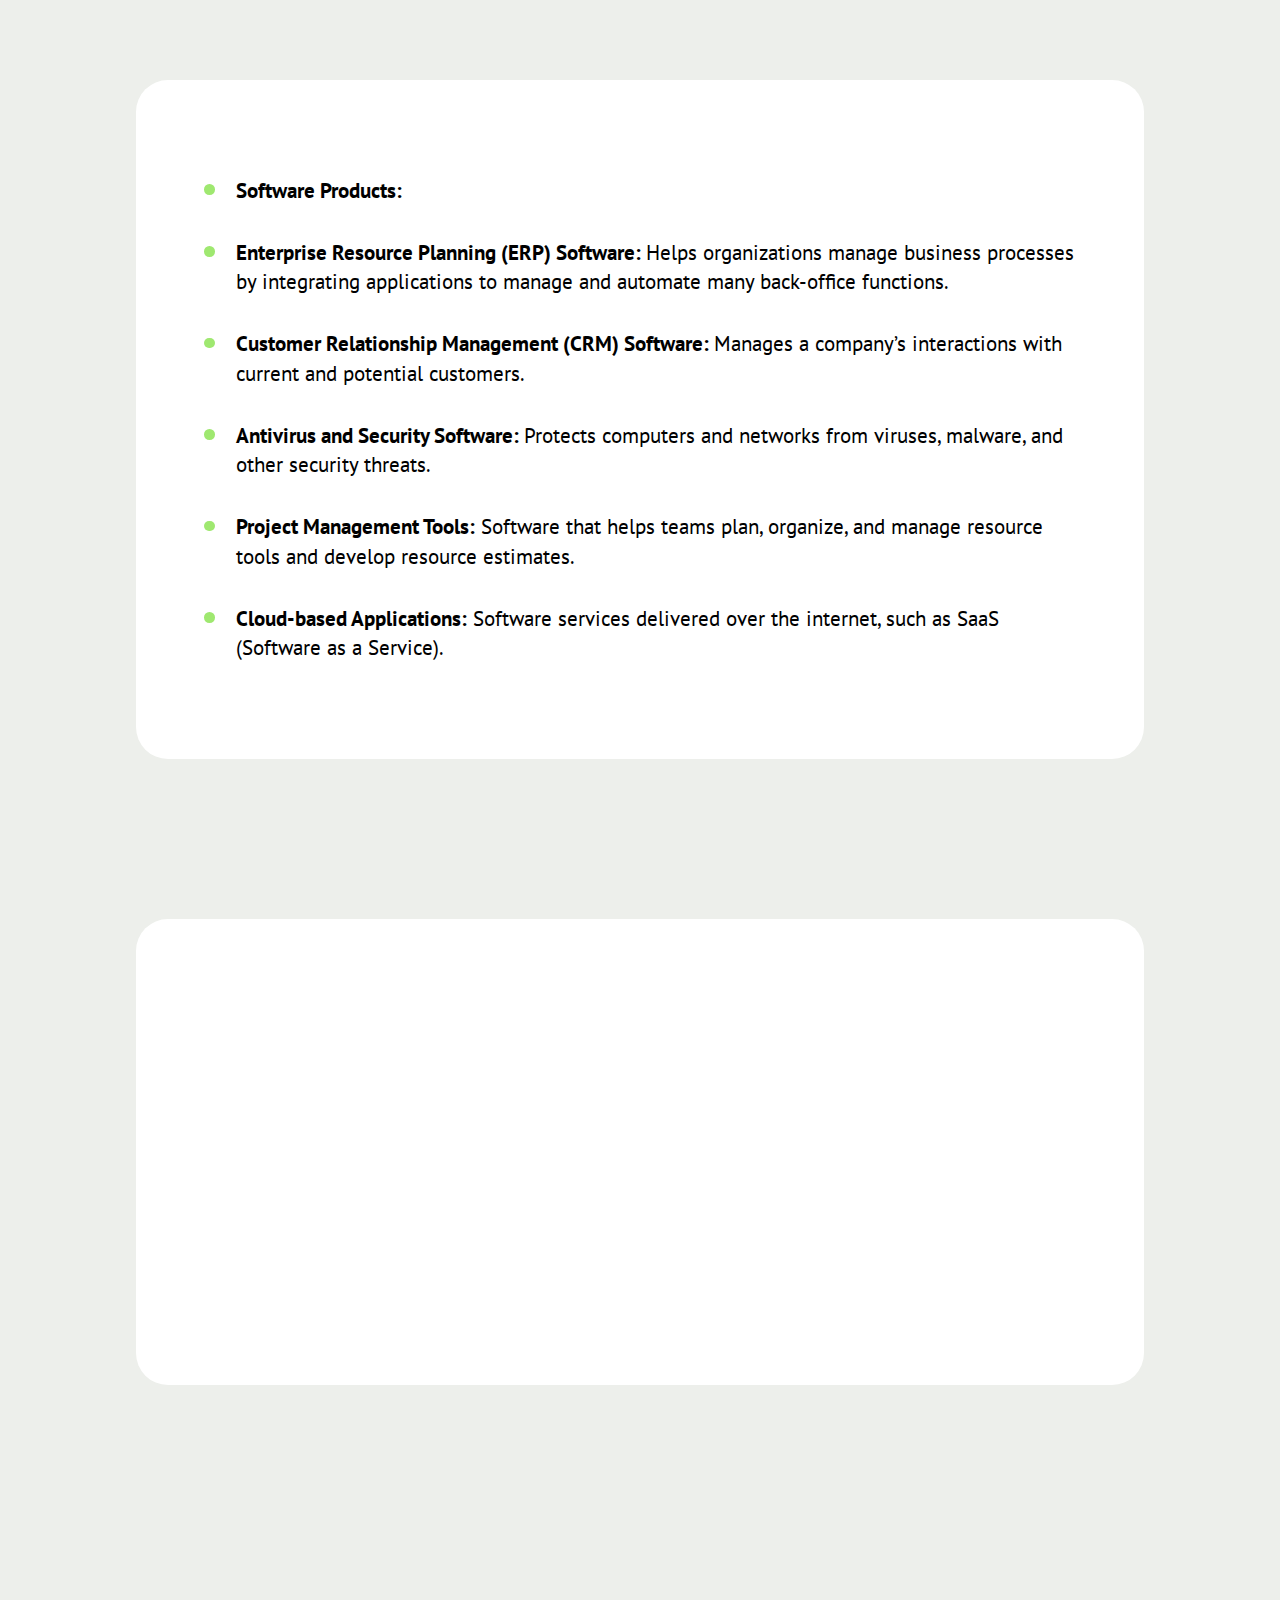
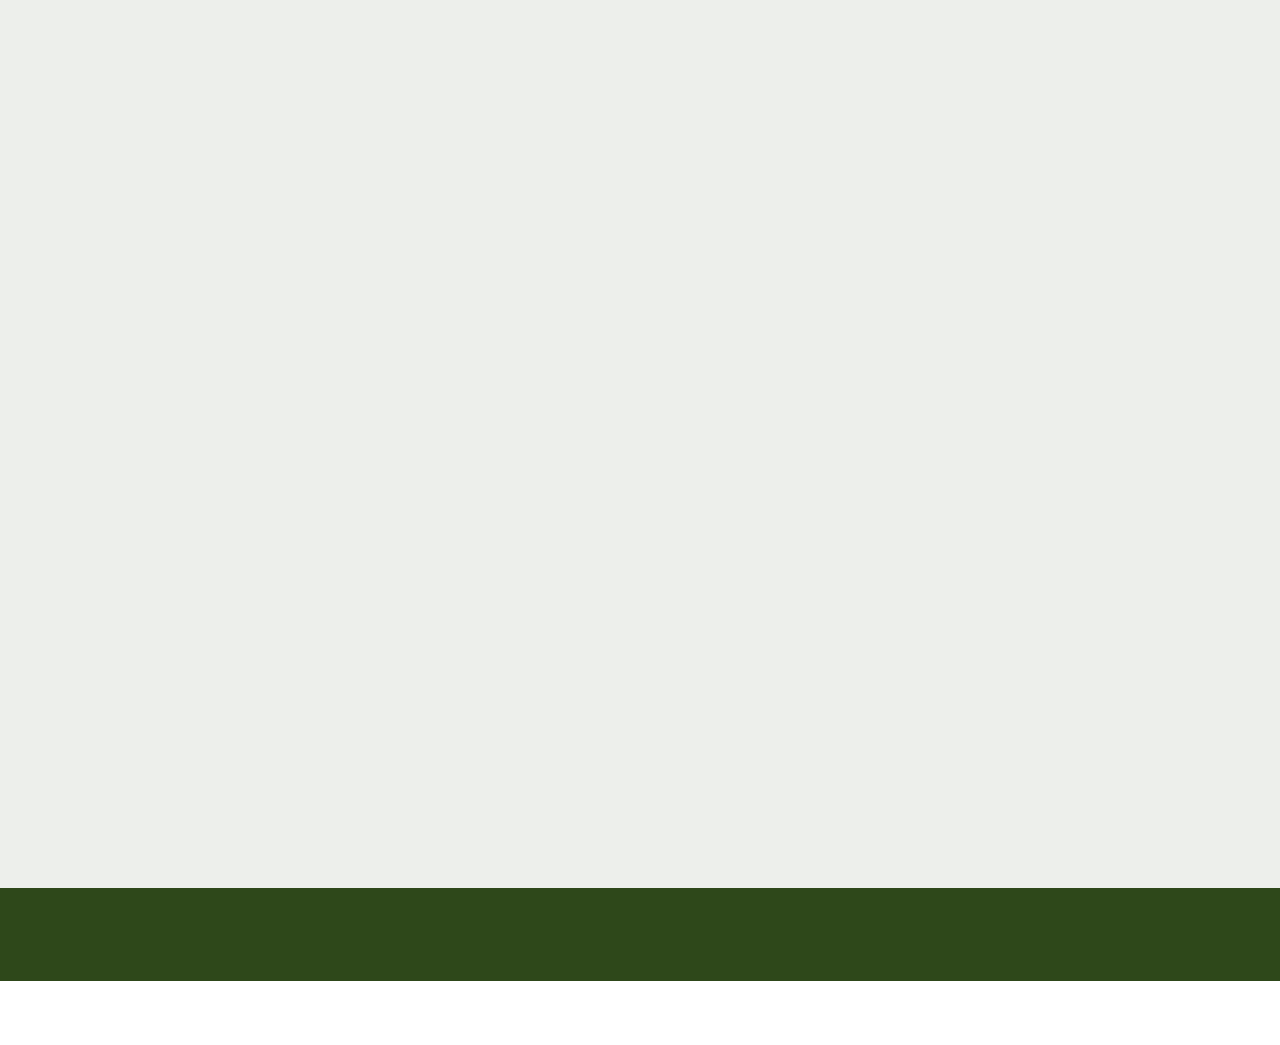
<file: page9.html>
<!DOCTYPE html>
<html  >
<head>
  <!-- Site made with Mobirise Website Builder v5.9.18, https://mobirise.com -->
  <meta charset="UTF-8">
  <meta http-equiv="X-UA-Compatible" content="IE=edge">
  <meta name="generator" content="Mobirise v5.9.18, mobirise.com">
  <meta name="viewport" content="width=device-width, initial-scale=1, minimum-scale=1">
  <link rel="shortcut icon" href="assets/images/logo5.png" type="image/x-icon">
  <meta name="description" content="">
  
  
  <title>soft/hard_products</title>
  <link rel="stylesheet" href="assets/bootstrap/css/bootstrap.min.css">
  <link rel="stylesheet" href="assets/bootstrap/css/bootstrap-grid.min.css">
  <link rel="stylesheet" href="assets/bootstrap/css/bootstrap-reboot.min.css">
  <link rel="stylesheet" href="assets/animatecss/animate.css">
  <link rel="stylesheet" href="assets/theme/css/style.css">
  <link rel="preload" href="https://fonts.googleapis.com/css?family=Inter+Tight:100,200,300,400,500,600,700,800,900,100i,200i,300i,400i,500i,600i,700i,800i,900i&display=swap" as="style" onload="this.onload=null;this.rel='stylesheet'">
  <noscript><link rel="stylesheet" href="https://fonts.googleapis.com/css?family=Inter+Tight:100,200,300,400,500,600,700,800,900,100i,200i,300i,400i,500i,600i,700i,800i,900i&display=swap"></noscript>
  <link rel="preload" href="https://fonts.googleapis.com/css?family=PT+Sans:400,400i,700,700i&display=swap" as="style" onload="this.onload=null;this.rel='stylesheet'">
  <noscript><link rel="stylesheet" href="https://fonts.googleapis.com/css?family=PT+Sans:400,400i,700,700i&display=swap"></noscript>
  <link rel="preload" as="style" href="assets/mobirise/css/mbr-additional.css?v=RaFBFt"><link rel="stylesheet" href="assets/mobirise/css/mbr-additional.css?v=RaFBFt" type="text/css">

  
  
  
</head>
<body>
  
  <section data-bs-version="5.1" class="article07 cid-ug7hDza62c" id="article20-32">
  

  
  
  <div class="container">
    <div class="row justify-content-center">
      <div class="card col-md-12 col-lg-10">
        <div class="card-wrapper">
          
          <div class="card-box align-left mt-4">
            <div class="counter-container mbr-text mbr-fonts-style display-7">
              <ul>
                <li><strong>Software Products:
</strong></li><li><strong>Enterprise Resource Planning (ERP) Software: </strong>Helps organizations manage business processes by integrating applications to manage and automate many back-office functions.
</li><li><strong>Customer Relationship Management (CRM) Software: </strong>Manages a company’s interactions with current and potential customers.
</li><li><strong>Antivirus and Security Software: </strong>Protects computers and networks from viruses, malware, and other security threats.
</li><li><strong>Project Management Tools:</strong> Software that helps teams plan, organize, and manage resource tools and develop resource estimates.
</li><li><strong>Cloud-based Applications:</strong> Software services delivered over the internet, such as SaaS (Software as a Service).</li>
              </ul>
            </div>
          </div>
        </div>
      </div>
    </div>
  </div>
</section>

<section data-bs-version="5.1" class="article07 cid-ug7i6Yo5SD" id="article20-34">
  

  
  
  <div class="container">
    <div class="row justify-content-center">
      <div class="card col-md-12 col-lg-10">
        <div class="card-wrapper">
          
          <div class="card-box align-left mt-4">
            <div class="counter-container mbr-text mbr-fonts-style display-7">
              <ul>
                <li><strong>Hardware Products:
</strong></li><li><strong>Servers: </strong>Powerful computers that provide data, resources, or services to other computers.
</li><li><strong>Networking Equipment: </strong>Routers, switches, and other devices that connect computers and networks.
</li><li><strong>Storage Solutions: </strong>Data storage systems like NAS (Network Attached Storage) or SAN (Storage Area Network).</li>
              </ul>
            </div>
          </div>
        </div>
      </div>
    </div>
  </div>
</section>

<section data-bs-version="5.1" class="contacts01 cid-ug7mqSajy6" id="contacts01-37">
    

    
    
    <div class="container">
        <div class="row justify-content-center">
            <div class="col-12 content-head">
                <div class="mbr-section-head mb-5">
                    <h3 class="mbr-section-title mbr-fonts-style align-center mb-0 display-2"><strong>Services</strong></h3>
                    
                </div>
            </div>
        </div>
        <div class="row">
            <div class="item features-without-image col-12 col-md-6 active">
                <div class="item-wrapper">
                    <div class="text-wrapper">
                        <h6 class="card-title mbr-fonts-style mb-3 display-5"><strong>Consulting Services</strong></h6>
                        <p class="mbr-text mbr-fonts-style display-7"><br>IT Strategy Consulting: Helps businesses develop and implement IT strategies aligned with their business goals.
<br>
<br>Technology Assessment: Evaluates the current technology infrastructure and recommends improvements.</p>
                    </div>
                </div>
            </div>
            <div class="item features-without-image col-12 col-md-6">
                <div class="item-wrapper">
                    <div class="text-wrapper">
                        <h6 class="card-title mbr-fonts-style mb-3 display-5"><strong>Managed Services</strong></h6>
                        <p class="mbr-text mbr-fonts-style display-7"><br>Network Management: Ongoing management and monitoring of a company’s network to ensure optimal performance and security.
<br>
<br>IT Support Services: Provides technical support for hardware and software issues, often through a helpdesk.</p>
                    </div>
                </div>
            </div>
            <div class="item features-without-image col-12 col-md-6">
                <div class="item-wrapper">
                    <div class="text-wrapper">
                        <h6 class="card-title mbr-fonts-style mb-3 display-5"><strong>Cloud Services</strong></h6>
                        <p class="mbr-text mbr-fonts-style display-7">Cloud Migration: Assists businesses in moving their applications and data to the cloud.
<br>
<br>Cloud Management: Manages cloud resources to ensure cost efficiency, performance, and security.</p>
                    </div>
                </div>
            </div>
            <div class="item features-without-image col-12 col-md-6">
                <div class="item-wrapper">
                    <div class="text-wrapper">
                        <h6 class="card-title mbr-fonts-style mb-3 display-5"><strong>Cybersecurity Services</strong></h6>
                        <p class="mbr-text mbr-fonts-style display-7">Risk Assessment: Identifies potential security risks and vulnerabilities in the IT infrastructure.
<br>
<br>Incident Response: Provides support in responding to and recovering from security breaches or cyberattacks.</p>
                    </div>
                </div>
            </div>
        </div>
    </div>
</section>

<section data-bs-version="5.1" class="footer4 cid-ug7mJfg2qE" once="footers" id="footer04-38">

    

    

    <div class="container">
        <div class="media-container-row align-center mbr-white">
            <div class="col-12">
                <p class="mbr-text mb-0 mbr-fonts-style display-7">
                    © Copyright 2024- StudySphere</p>
            </div>
        </div>
    </div>
</section><section class="display-7" style="padding: 0;align-items: center;justify-content: center;flex-wrap: wrap;    align-content: center;display: flex;position: relative;height: 4rem;"><a href="https://mobiri.se/3281907" style="flex: 1 1;height: 4rem;position: absolute;width: 100%;z-index: 1;"><img alt="" style="height: 4rem;" src="[data-uri]"></a><p style="margin: 0;text-align: center;" class="display-7">&#8204;</p><a style="z-index:1" href="https://mobirise.com/builder/ai-website-builder.html">Free AI Website Software</a></section><script src="assets/bootstrap/js/bootstrap.bundle.min.js"></script>  <script src="assets/smoothscroll/smooth-scroll.js"></script>  <script src="assets/ytplayer/index.js"></script>  <script src="assets/theme/js/script.js"></script>  
  
  
  <input name="animation" type="hidden">
  </body>
</html>
</file>
<file: assets/web/assets/mobirise-icons2/mobirise2.css>
@font-face {
  font-family: 'Moririse2';
  font-display: swap;
  src:  url('mobirise2.eot?f2bix4');
  src:  url('mobirise2.eot?f2bix4#iefix') format('embedded-opentype'),
    url('mobirise2.ttf?f2bix4') format('truetype'),
    url('mobirise2.woff?f2bix4') format('woff'),
    url('mobirise2.svg?f2bix4#mobirise2') format('svg');
  font-weight: normal;
  font-style: normal;
}

[class^="mobi-"], [class*=" mobi-"] {
  /* use !important to prevent issues with browser extensions that change fonts */
  font-family: 'Moririse2' !important;
  speak: none;
  font-style: normal;
  font-weight: normal;
  font-variant: normal;
  text-transform: none;
  line-height: 1;

  /* Better Font Rendering =========== */
  -webkit-font-smoothing: antialiased;
  -moz-osx-font-smoothing: grayscale;
}

.mobi-mbri-add-submenu:before {
  content: "\e900";
}
.mobi-mbri-alert:before {
  content: "\e901";
}
.mobi-mbri-align-center:before {
  content: "\e902";
}
.mobi-mbri-align-justify:before {
  content: "\e903";
}
.mobi-mbri-align-left:before {
  content: "\e904";
}
.mobi-mbri-align-right:before {
  content: "\e905";
}
.mobi-mbri-android:before {
  content: "\e906";
}
.mobi-mbri-apple:before {
  content: "\e907";
}
.mobi-mbri-arrow-down:before {
  content: "\e908";
}
.mobi-mbri-arrow-next:before {
  content: "\e909";
}
.mobi-mbri-arrow-prev:before {
  content: "\e90a";
}
.mobi-mbri-arrow-up:before {
  content: "\e90b";
}
.mobi-mbri-bold:before {
  content: "\e90c";
}
.mobi-mbri-bookmark:before {
  content: "\e90d";
}
.mobi-mbri-bootstrap:before {
  content: "\e90e";
}
.mobi-mbri-briefcase:before {
  content: "\e90f";
}
.mobi-mbri-browse:before {
  content: "\e910";
}
.mobi-mbri-bulleted-list:before {
  content: "\e911";
}
.mobi-mbri-calendar:before {
  content: "\e912";
}
.mobi-mbri-camera:before {
  content: "\e913";
}
.mobi-mbri-cart-add:before {
  content: "\e914";
}
.mobi-mbri-cart-full:before {
  content: "\e915";
}
.mobi-mbri-cash:before {
  content: "\e916";
}
.mobi-mbri-change-style:before {
  content: "\e917";
}
.mobi-mbri-chat:before {
  content: "\e918";
}
.mobi-mbri-clock:before {
  content: "\e919";
}
.mobi-mbri-close:before {
  content: "\e91a";
}
.mobi-mbri-cloud:before {
  content: "\e91b";
}
.mobi-mbri-code:before {
  content: "\e91c";
}
.mobi-mbri-contact-form:before {
  content: "\e91d";
}
.mobi-mbri-credit-card:before {
  content: "\e91e";
}
.mobi-mbri-cursor-click:before {
  content: "\e91f";
}
.mobi-mbri-cust-feedback:before {
  content: "\e920";
}
.mobi-mbri-database:before {
  content: "\e921";
}
.mobi-mbri-delivery:before {
  content: "\e922";
}
.mobi-mbri-desktop:before {
  content: "\e923";
}
.mobi-mbri-devices:before {
  content: "\e924";
}
.mobi-mbri-down:before {
  content: "\e925";
}
.mobi-mbri-download-2:before {
  content: "\e926";
}
.mobi-mbri-download:before {
  content: "\e927";
}
.mobi-mbri-drag-n-drop-2:before {
  content: "\e928";
}
.mobi-mbri-drag-n-drop:before {
  content: "\e929";
}
.mobi-mbri-edit-2:before {
  content: "\e92a";
}
.mobi-mbri-edit:before {
  content: "\e92b";
}
.mobi-mbri-error:before {
  content: "\e92c";
}
.mobi-mbri-extension:before {
  content: "\e92d";
}
.mobi-mbri-features:before {
  content: "\e92e";
}
.mobi-mbri-file:before {
  content: "\e92f";
}
.mobi-mbri-flag:before {
  content: "\e930";
}
.mobi-mbri-folder:before {
  content: "\e931";
}
.mobi-mbri-gift:before {
  content: "\e932";
}
.mobi-mbri-github:before {
  content: "\e933";
}
.mobi-mbri-globe-2:before {
  content: "\e934";
}
.mobi-mbri-globe:before {
  content: "\e935";
}
.mobi-mbri-growing-chart:before {
  content: "\e936";
}
.mobi-mbri-hearth:before {
  content: "\e937";
}
.mobi-mbri-help:before {
  content: "\e938";
}
.mobi-mbri-home:before {
  content: "\e939";
}
.mobi-mbri-hot-cup:before {
  content: "\e93a";
}
.mobi-mbri-idea:before {
  content: "\e93b";
}
.mobi-mbri-image-gallery:before {
  content: "\e93c";
}
.mobi-mbri-image-slider:before {
  content: "\e93d";
}
.mobi-mbri-info:before {
  content: "\e93e";
}
.mobi-mbri-italic:before {
  content: "\e93f";
}
.mobi-mbri-key:before {
  content: "\e940";
}
.mobi-mbri-laptop:before {
  content: "\e941";
}
.mobi-mbri-layers:before {
  content: "\e942";
}
.mobi-mbri-left-right:before {
  content: "\e943";
}
.mobi-mbri-left:before {
  content: "\e944";
}
.mobi-mbri-letter:before {
  content: "\e945";
}
.mobi-mbri-like:before {
  content: "\e946";
}
.mobi-mbri-link:before {
  content: "\e947";
}
.mobi-mbri-lock:before {
  content: "\e948";
}
.mobi-mbri-login:before {
  content: "\e949";
}
.mobi-mbri-logout:before {
  content: "\e94a";
}
.mobi-mbri-magic-stick:before {
  content: "\e94b";
}
.mobi-mbri-map-pin:before {
  content: "\e94c";
}
.mobi-mbri-menu:before {
  content: "\e94d";
}
.mobi-mbri-mobile-2:before {
  content: "\e94e";
}
.mobi-mbri-mobile-horizontal:before {
  content: "\e94f";
}
.mobi-mbri-mobile:before {
  content: "\e950";
}
.mobi-mbri-mobirise:before {
  content: "\e951";
}
.mobi-mbri-more-horizontal:before {
  content: "\e952";
}
.mobi-mbri-more-vertical:before {
  content: "\e953";
}
.mobi-mbri-music:before {
  content: "\e954";
}
.mobi-mbri-new-file:before {
  content: "\e955";
}
.mobi-mbri-numbered-list:before {
  content: "\e956";
}
.mobi-mbri-opened-folder:before {
  content: "\e957";
}
.mobi-mbri-pages:before {
  content: "\e958";
}
.mobi-mbri-paper-plane:before {
  content: "\e959";
}
.mobi-mbri-paperclip:before {
  content: "\e95a";
}
.mobi-mbri-phone:before {
  content: "\e95b";
}
.mobi-mbri-photo:before {
  content: "\e95c";
}
.mobi-mbri-photos:before {
  content: "\e95d";
}
.mobi-mbri-pin:before {
  content: "\e95e";
}
.mobi-mbri-play:before {
  content: "\e95f";
}
.mobi-mbri-plus:before {
  content: "\e960";
}
.mobi-mbri-preview:before {
  content: "\e961";
}
.mobi-mbri-print:before {
  content: "\e962";
}
.mobi-mbri-protect:before {
  content: "\e963";
}
.mobi-mbri-question:before {
  content: "\e964";
}
.mobi-mbri-quote-left:before {
  content: "\e965";
}
.mobi-mbri-quote-right:before {
  content: "\e966";
}
.mobi-mbri-redo:before {
  content: "\e967";
}
.mobi-mbri-refresh:before {
  content: "\e968";
}
.mobi-mbri-responsive-2:before {
  content: "\e969";
}
.mobi-mbri-responsive:before {
  content: "\e96a";
}
.mobi-mbri-right:before {
  content: "\e96b";
}
.mobi-mbri-rocket:before {
  content: "\e96c";
}
.mobi-mbri-sad-face:before {
  content: "\e96d";
}
.mobi-mbri-sale:before {
  content: "\e96e";
}
.mobi-mbri-save:before {
  content: "\e96f";
}
.mobi-mbri-search:before {
  content: "\e970";
}
.mobi-mbri-setting-2:before {
  content: "\e971";
}
.mobi-mbri-setting-3:before {
  content: "\e972";
}
.mobi-mbri-setting:before {
  content: "\e973";
}
.mobi-mbri-share:before {
  content: "\e974";
}
.mobi-mbri-shopping-bag:before {
  content: "\e975";
}
.mobi-mbri-shopping-basket:before {
  content: "\e976";
}
.mobi-mbri-shopping-cart:before {
  content: "\e977";
}
.mobi-mbri-sites:before {
  content: "\e978";
}
.mobi-mbri-smile-face:before {
  content: "\e979";
}
.mobi-mbri-speed:before {
  content: "\e97a";
}
.mobi-mbri-star:before {
  content: "\e97b";
}
.mobi-mbri-success:before {
  content: "\e97c";
}
.mobi-mbri-sun:before {
  content: "\e97d";
}
.mobi-mbri-sun2:before {
  content: "\e97e";
}
.mobi-mbri-tablet-vertical:before {
  content: "\e97f";
}
.mobi-mbri-tablet:before {
  content: "\e980";
}
.mobi-mbri-target:before {
  content: "\e981";
}
.mobi-mbri-timer:before {
  content: "\e982";
}
.mobi-mbri-to-ftp:before {
  content: "\e983";
}
.mobi-mbri-to-local-drive:before {
  content: "\e984";
}
.mobi-mbri-touch-swipe:before {
  content: "\e985";
}
.mobi-mbri-touch:before {
  content: "\e986";
}
.mobi-mbri-trash:before {
  content: "\e987";
}
.mobi-mbri-underline:before {
  content: "\e988";
}
.mobi-mbri-undo:before {
  content: "\e989";
}
.mobi-mbri-unlink:before {
  content: "\e98a";
}
.mobi-mbri-unlock:before {
  content: "\e98b";
}
.mobi-mbri-up-down:before {
  content: "\e98c";
}
.mobi-mbri-up:before {
  content: "\e98d";
}
.mobi-mbri-update:before {
  content: "\e98e";
}
.mobi-mbri-upload-2:before {
  content: "\e98f";
}
.mobi-mbri-upload:before {
  content: "\e990";
}
.mobi-mbri-user-2:before {
  content: "\e991";
}
.mobi-mbri-user:before {
  content: "\e992";
}
.mobi-mbri-users:before {
  content: "\e993";
}
.mobi-mbri-video-play:before {
  content: "\e994";
}
.mobi-mbri-video:before {
  content: "\e995";
}
.mobi-mbri-watch:before {
  content: "\e996";
}
.mobi-mbri-website-theme-2:before {
  content: "\e997";
}
.mobi-mbri-website-theme:before {
  content: "\e998";
}
.mobi-mbri-wifi:before {
  content: "\e999";
}
.mobi-mbri-windows:before {
  content: "\e99a";
}
.mobi-mbri-zoom-in:before {
  content: "\e99b";
}
.mobi-mbri-zoom-out:before {
  content: "\e99c";
}
</file>
<file: assets/dropdown/css/style.css>
.navbar-dropdown {
  left: 0;
  padding: 0;
  position: absolute;
  right: 0;
  top: 0;
  transition: all 0.45s ease;
  z-index: 1030;
  background: #282828; }
  .navbar-dropdown .navbar-logo {
    margin-right: 0.8rem;
    transition: margin 0.3s ease-in-out;
    vertical-align: middle; }
    .navbar-dropdown .navbar-logo img {
      height: 3.125rem;
      transition: all 0.3s ease-in-out; }
    .navbar-dropdown .navbar-logo.mbr-iconfont {
      font-size: 3.125rem;
      line-height: 3.125rem; }
  .navbar-dropdown .navbar-caption {
    font-weight: 700;
    white-space: normal;
    vertical-align: -4px;
    line-height: 3.125rem !important; }
    .navbar-dropdown .navbar-caption, .navbar-dropdown .navbar-caption:hover {
      color: inherit;
      text-decoration: none; }
  .navbar-dropdown .mbr-iconfont + .navbar-caption {
    vertical-align: -1px; }
  .navbar-dropdown.navbar-fixed-top {
    position: fixed; }
  .navbar-dropdown .navbar-brand span {
    vertical-align: -4px; }
  .navbar-dropdown.bg-color.transparent {
    background: none; }
  .navbar-dropdown.navbar-short .navbar-brand {
    padding: 0.625rem 0; }
    .navbar-dropdown.navbar-short .navbar-brand span {
      vertical-align: -1px; }
  .navbar-dropdown.navbar-short .navbar-caption {
    line-height: 2.375rem !important;
    vertical-align: -2px; }
  .navbar-dropdown.navbar-short .navbar-logo {
    margin-right: 0.5rem; }
    .navbar-dropdown.navbar-short .navbar-logo img {
      height: 2.375rem; }
    .navbar-dropdown.navbar-short .navbar-logo.mbr-iconfont {
      font-size: 2.375rem;
      line-height: 2.375rem; }
  .navbar-dropdown.navbar-short .mbr-table-cell {
    height: 3.625rem; }
  .navbar-dropdown .navbar-close {
    left: 0.6875rem;
    position: fixed;
    top: 0.75rem;
    z-index: 1000; }
  .navbar-dropdown .hamburger-icon {
    content: "";
    display: inline-block;
    vertical-align: middle;
    width: 16px;
    -webkit-box-shadow: 0 -6px 0 1px #282828,0 0 0 1px #282828,0 6px 0 1px #282828;
    -moz-box-shadow: 0 -6px 0 1px #282828,0 0 0 1px #282828,0 6px 0 1px #282828;
    box-shadow: 0 -6px 0 1px #282828,0 0 0 1px #282828,0 6px 0 1px #282828; }

.dropdown-menu .dropdown-toggle[data-toggle="dropdown-submenu"]::after {
  border-bottom: 0.35em solid transparent;
  border-left: 0.35em solid;
  border-right: 0;
  border-top: 0.35em solid transparent;
  margin-left: 0.3rem; }

.dropdown-menu .dropdown-item:focus {
  outline: 0; }

.nav-dropdown {
  font-size: 0.75rem;
  font-weight: 500;
  height: auto !important; }
  .nav-dropdown .nav-btn {
    padding-left: 1rem; }
  .nav-dropdown .link {
    margin: .667em 1.667em;
    font-weight: 500;
    padding: 0;
    transition: color .2s ease-in-out; }
    .nav-dropdown .link.dropdown-toggle {
      margin-right: 2.583em; }
      .nav-dropdown .link.dropdown-toggle::after {
        margin-left: .25rem;
        border-top: 0.35em solid;
        border-right: 0.35em solid transparent;
        border-left: 0.35em solid transparent;
        border-bottom: 0; }
      .nav-dropdown .link.dropdown-toggle[aria-expanded="true"] {
        margin: 0;
        padding: 0.667em 3.263em  0.667em 1.667em; }
  .nav-dropdown .link::after,
  .nav-dropdown .dropdown-item::after {
    color: inherit; }
  .nav-dropdown .btn {
    font-size: 0.75rem;
    font-weight: 700;
    letter-spacing: 0;
    margin-bottom: 0;
    padding-left: 1.25rem;
    padding-right: 1.25rem; }
  .nav-dropdown .dropdown-menu {
    border-radius: 0;
    border: 0;
    left: 0;
    margin: 0;
    padding-bottom: 1.25rem;
    padding-top: 1.25rem;
    position: relative; }
  .nav-dropdown .dropdown-submenu {
    margin-left: 0.125rem;
    top: 0; }
  .nav-dropdown .dropdown-item {
    font-weight: 500;
    line-height: 2;
    padding: 0.3846em 4.615em 0.3846em 1.5385em;
    position: relative;
    transition: color .2s ease-in-out, background-color .2s ease-in-out; }
    .nav-dropdown .dropdown-item::after {
      margin-top: -0.3077em;
      position: absolute;
      right: 1.1538em;
      top: 50%; }
    .nav-dropdown .dropdown-item:focus, .nav-dropdown .dropdown-item:hover {
      background: none; }

@media (max-width: 767px) {
  .nav-dropdown.navbar-toggleable-sm {
    bottom: 0;
    display: none;
    left: 0;
    overflow-x: hidden;
    position: fixed;
    top: 0;
    transform: translateX(-100%);
    -ms-transform: translateX(-100%);
    -webkit-transform: translateX(-100%);
    width: 18.75rem;
    z-index: 999; } }
.nav-dropdown.navbar-toggleable-xl {
  bottom: 0;
  display: none;
  left: 0;
  overflow-x: hidden;
  position: fixed;
  top: 0;
  transform: translateX(-100%);
  -ms-transform: translateX(-100%);
  -webkit-transform: translateX(-100%);
  width: 18.75rem;
  z-index: 999; }

.nav-dropdown-sm {
  display: block !important;
  overflow-x: hidden;
  overflow: auto;
  padding-top: 3.875rem; }
  .nav-dropdown-sm::after {
    content: "";
    display: block;
    height: 3rem;
    width: 100%; }
  .nav-dropdown-sm.collapse.in ~ .navbar-close {
    display: block !important; }
  .nav-dropdown-sm.collapsing, .nav-dropdown-sm.collapse.in {
    transform: translateX(0);
    -ms-transform: translateX(0);
    -webkit-transform: translateX(0);
    transition: all 0.25s ease-out;
    -webkit-transition: all 0.25s ease-out;
    background: #282828; }
  .nav-dropdown-sm.collapsing[aria-expanded="false"] {
    transform: translateX(-100%);
    -ms-transform: translateX(-100%);
    -webkit-transform: translateX(-100%); }
  .nav-dropdown-sm .nav-item {
    display: block;
    margin-left: 0 !important;
    padding-left: 0; }
  .nav-dropdown-sm .link,
  .nav-dropdown-sm .dropdown-item {
    border-top: 1px dotted rgba(255, 255, 255, 0.1);
    font-size: 0.8125rem;
    line-height: 1.6;
    margin: 0 !important;
    padding: 0.875rem 2.4rem 0.875rem 1.5625rem !important;
    position: relative;
    white-space: normal; }
    .nav-dropdown-sm .link:focus, .nav-dropdown-sm .link:hover,
    .nav-dropdown-sm .dropdown-item:focus,
    .nav-dropdown-sm .dropdown-item:hover {
      background: rgba(0, 0, 0, 0.2) !important;
      color: #c0a375; }
  .nav-dropdown-sm .nav-btn {
    position: relative;
    padding: 1.5625rem 1.5625rem 0 1.5625rem; }
    .nav-dropdown-sm .nav-btn::before {
      border-top: 1px dotted rgba(255, 255, 255, 0.1);
      content: "";
      left: 0;
      position: absolute;
      top: 0;
      width: 100%; }
    .nav-dropdown-sm .nav-btn + .nav-btn {
      padding-top: 0.625rem; }
      .nav-dropdown-sm .nav-btn + .nav-btn::before {
        display: none; }
  .nav-dropdown-sm .btn {
    padding: 0.625rem 0; }
  .nav-dropdown-sm .dropdown-toggle[data-toggle="dropdown-submenu"]::after {
    margin-left: .25rem;
    border-top: 0.35em solid;
    border-right: 0.35em solid transparent;
    border-left: 0.35em solid transparent;
    border-bottom: 0; }
  .nav-dropdown-sm .dropdown-toggle[data-toggle="dropdown-submenu"][aria-expanded="true"]::after {
    border-top: 0;
    border-right: 0.35em solid transparent;
    border-left: 0.35em solid transparent;
    border-bottom: 0.35em solid; }
  .nav-dropdown-sm .dropdown-menu {
    margin: 0;
    padding: 0;
    position: relative;
    top: 0;
    left: 0;
    width: 100%;
    border: 0;
    float: none;
    border-radius: 0;
    background: none; }
  .nav-dropdown-sm .dropdown-submenu {
    left: 100%;
    margin-left: 0.125rem;
    margin-top: -1.25rem;
    top: 0; }

.navbar-toggleable-sm .nav-dropdown .dropdown-menu {
  position: absolute; }

.navbar-toggleable-sm .nav-dropdown .dropdown-submenu {
  left: 100%;
  margin-left: 0.125rem;
  margin-top: -1.25rem;
  top: 0; }

.navbar-toggleable-sm.opened .nav-dropdown .dropdown-menu {
  position: relative; }

.navbar-toggleable-sm.opened .nav-dropdown .dropdown-submenu {
  left: 0;
  margin-left: 00rem;
  margin-top: 0rem;
  top: 0; }

.is-builder .nav-dropdown.collapsing {
  transition: none !important; }
</file>
<file: assets/socicon/css/styles.css>
@charset "UTF-8";

@font-face {
  font-family: 'Socicon';
  src:  url('../fonts/socicon.eot');
  src:  url('../fonts/socicon.eot?#iefix') format('embedded-opentype'),
    url('../fonts/socicon.woff2') format('woff2'),
    url('../fonts/socicon.ttf') format('truetype'),
    url('../fonts/socicon.woff') format('woff'),
    url('../fonts/socicon.svg#socicon') format('svg');
  font-weight: normal;
  font-style: normal;
  font-display: swap;
}

[data-icon]:before {
  font-family: "socicon" !important;
  content: attr(data-icon);
  font-style: normal !important;
  font-weight: normal !important;
  font-variant: normal !important;
  text-transform: none !important;
  speak: none;
  line-height: 1;
  -webkit-font-smoothing: antialiased;
  -moz-osx-font-smoothing: grayscale;
}

[class^="socicon-"], [class*=" socicon-"] {
  /* use !important to prevent issues with browser extensions that change fonts */
  font-family: 'Socicon' !important;
  speak: none;
  font-style: normal;
  font-weight: normal;
  font-variant: normal;
  text-transform: none;
  line-height: 1;

  /* Better Font Rendering =========== */
  -webkit-font-smoothing: antialiased;
  -moz-osx-font-smoothing: grayscale;
}

.socicon-500px:before {
  content: "\e000";
}
.socicon-8tracks:before {
  content: "\e001";
}
.socicon-airbnb:before {
  content: "\e002";
}
.socicon-alliance:before {
  content: "\e003";
}
.socicon-amazon:before {
  content: "\e004";
}
.socicon-amplement:before {
  content: "\e005";
}
.socicon-android:before {
  content: "\e006";
}
.socicon-angellist:before {
  content: "\e007";
}
.socicon-apple:before {
  content: "\e008";
}
.socicon-appnet:before {
  content: "\e009";
}
.socicon-baidu:before {
  content: "\e00a";
}
.socicon-bandcamp:before {
  content: "\e00b";
}
.socicon-battlenet:before {
  content: "\e00c";
}
.socicon-mixer:before {
  content: "\e00d";
}
.socicon-bebee:before {
  content: "\e00e";
}
.socicon-bebo:before {
  content: "\e00f";
}
.socicon-behance:before {
  content: "\e010";
}
.socicon-blizzard:before {
  content: "\e011";
}
.socicon-blogger:before {
  content: "\e012";
}
.socicon-buffer:before {
  content: "\e013";
}
.socicon-chrome:before {
  content: "\e014";
}
.socicon-coderwall:before {
  content: "\e015";
}
.socicon-curse:before {
  content: "\e016";
}
.socicon-dailymotion:before {
  content: "\e017";
}
.socicon-deezer:before {
  content: "\e018";
}
.socicon-delicious:before {
  content: "\e019";
}
.socicon-deviantart:before {
  content: "\e01a";
}
.socicon-diablo:before {
  content: "\e01b";
}
.socicon-digg:before {
  content: "\e01c";
}
.socicon-discord:before {
  content: "\e01d";
}
.socicon-disqus:before {
  content: "\e01e";
}
.socicon-douban:before {
  content: "\e01f";
}
.socicon-draugiem:before {
  content: "\e020";
}
.socicon-dribbble:before {
  content: "\e021";
}
.socicon-drupal:before {
  content: "\e022";
}
.socicon-ebay:before {
  content: "\e023";
}
.socicon-ello:before {
  content: "\e024";
}
.socicon-endomodo:before {
  content: "\e025";
}
.socicon-envato:before {
  content: "\e026";
}
.socicon-etsy:before {
  content: "\e027";
}
.socicon-facebook:before {
  content: "\e028";
}
.socicon-feedburner:before {
  content: "\e029";
}
.socicon-filmweb:before {
  content: "\e02a";
}
.socicon-firefox:before {
  content: "\e02b";
}
.socicon-flattr:before {
  content: "\e02c";
}
.socicon-flickr:before {
  content: "\e02d";
}
.socicon-formulr:before {
  content: "\e02e";
}
.socicon-forrst:before {
  content: "\e02f";
}
.socicon-foursquare:before {
  content: "\e030";
}
.socicon-friendfeed:before {
  content: "\e031";
}
.socicon-github:before {
  content: "\e032";
}
.socicon-goodreads:before {
  content: "\e033";
}
.socicon-google:before {
  content: "\e034";
}
.socicon-googlescholar:before {
  content: "\e035";
}
.socicon-googlegroups:before {
  content: "\e036";
}
.socicon-googlephotos:before {
  content: "\e037";
}
.socicon-googleplus:before {
  content: "\e038";
}
.socicon-grooveshark:before {
  content: "\e039";
}
.socicon-hackerrank:before {
  content: "\e03a";
}
.socicon-hearthstone:before {
  content: "\e03b";
}
.socicon-hellocoton:before {
  content: "\e03c";
}
.socicon-heroes:before {
  content: "\e03d";
}
.socicon-smashcast:before {
  content: "\e03e";
}
.socicon-horde:before {
  content: "\e03f";
}
.socicon-houzz:before {
  content: "\e040";
}
.socicon-icq:before {
  content: "\e041";
}
.socicon-identica:before {
  content: "\e042";
}
.socicon-imdb:before {
  content: "\e043";
}
.socicon-instagram:before {
  content: "\e044";
}
.socicon-issuu:before {
  content: "\e045";
}
.socicon-istock:before {
  content: "\e046";
}
.socicon-itunes:before {
  content: "\e047";
}
.socicon-keybase:before {
  content: "\e048";
}
.socicon-lanyrd:before {
  content: "\e049";
}
.socicon-lastfm:before {
  content: "\e04a";
}
.socicon-line:before {
  content: "\e04b";
}
.socicon-linkedin:before {
  content: "\e04c";
}
.socicon-livejournal:before {
  content: "\e04d";
}
.socicon-lyft:before {
  content: "\e04e";
}
.socicon-macos:before {
  content: "\e04f";
}
.socicon-mail:before {
  content: "\e050";
}
.socicon-medium:before {
  content: "\e051";
}
.socicon-meetup:before {
  content: "\e052";
}
.socicon-mixcloud:before {
  content: "\e053";
}
.socicon-modelmayhem:before {
  content: "\e054";
}
.socicon-mumble:before {
  content: "\e055";
}
.socicon-myspace:before {
  content: "\e056";
}
.socicon-newsvine:before {
  content: "\e057";
}
.socicon-nintendo:before {
  content: "\e058";
}
.socicon-npm:before {
  content: "\e059";
}
.socicon-odnoklassniki:before {
  content: "\e05a";
}
.socicon-openid:before {
  content: "\e05b";
}
.socicon-opera:before {
  content: "\e05c";
}
.socicon-outlook:before {
  content: "\e05d";
}
.socicon-overwatch:before {
  content: "\e05e";
}
.socicon-patreon:before {
  content: "\e05f";
}
.socicon-paypal:before {
  content: "\e060";
}
.socicon-periscope:before {
  content: "\e061";
}
.socicon-persona:before {
  content: "\e062";
}
.socicon-pinterest:before {
  content: "\e063";
}
.socicon-play:before {
  content: "\e064";
}
.socicon-player:before {
  content: "\e065";
}
.socicon-playstation:before {
  content: "\e066";
}
.socicon-pocket:before {
  content: "\e067";
}
.socicon-qq:before {
  content: "\e068";
}
.socicon-quora:before {
  content: "\e069";
}
.socicon-raidcall:before {
  content: "\e06a";
}
.socicon-ravelry:before {
  content: "\e06b";
}
.socicon-reddit:before {
  content: "\e06c";
}
.socicon-renren:before {
  content: "\e06d";
}
.socicon-researchgate:before {
  content: "\e06e";
}
.socicon-residentadvisor:before {
  content: "\e06f";
}
.socicon-reverbnation:before {
  content: "\e070";
}
.socicon-rss:before {
  content: "\e071";
}
.socicon-sharethis:before {
  content: "\e072";
}
.socicon-skype:before {
  content: "\e073";
}
.socicon-slideshare:before {
  content: "\e074";
}
.socicon-smugmug:before {
  content: "\e075";
}
.socicon-snapchat:before {
  content: "\e076";
}
.socicon-songkick:before {
  content: "\e077";
}
.socicon-soundcloud:before {
  content: "\e078";
}
.socicon-spotify:before {
  content: "\e079";
}
.socicon-stackexchange:before {
  content: "\e07a";
}
.socicon-stackoverflow:before {
  content: "\e07b";
}
.socicon-starcraft:before {
  content: "\e07c";
}
.socicon-stayfriends:before {
  content: "\e07d";
}
.socicon-steam:before {
  content: "\e07e";
}
.socicon-storehouse:before {
  content: "\e07f";
}
.socicon-strava:before {
  content: "\e080";
}
.socicon-streamjar:before {
  content: "\e081";
}
.socicon-stumbleupon:before {
  content: "\e082";
}
.socicon-swarm:before {
  content: "\e083";
}
.socicon-teamspeak:before {
  content: "\e084";
}
.socicon-teamviewer:before {
  content: "\e085";
}
.socicon-technorati:before {
  content: "\e086";
}
.socicon-telegram:before {
  content: "\e087";
}
.socicon-tripadvisor:before {
  content: "\e088";
}
.socicon-tripit:before {
  content: "\e089";
}
.socicon-triplej:before {
  content: "\e08a";
}
.socicon-tumblr:before {
  content: "\e08b";
}
.socicon-twitch:before {
  content: "\e08c";
}
.socicon-twitter:before {
  content: "\e08d";
}
.socicon-uber:before {
  content: "\e08e";
}
.socicon-ventrilo:before {
  content: "\e08f";
}
.socicon-viadeo:before {
  content: "\e090";
}
.socicon-viber:before {
  content: "\e091";
}
.socicon-viewbug:before {
  content: "\e092";
}
.socicon-vimeo:before {
  content: "\e093";
}
.socicon-vine:before {
  content: "\e094";
}
.socicon-vkontakte:before {
  content: "\e095";
}
.socicon-warcraft:before {
  content: "\e096";
}
.socicon-wechat:before {
  content: "\e097";
}
.socicon-weibo:before {
  content: "\e098";
}
.socicon-whatsapp:before {
  content: "\e099";
}
.socicon-wikipedia:before {
  content: "\e09a";
}
.socicon-windows:before {
  content: "\e09b";
}
.socicon-wordpress:before {
  content: "\e09c";
}
.socicon-wykop:before {
  content: "\e09d";
}
.socicon-xbox:before {
  content: "\e09e";
}
.socicon-xing:before {
  content: "\e09f";
}
.socicon-yahoo:before {
  content: "\e0a0";
}
.socicon-yammer:before {
  content: "\e0a1";
}
.socicon-yandex:before {
  content: "\e0a2";
}
.socicon-yelp:before {
  content: "\e0a3";
}
.socicon-younow:before {
  content: "\e0a4";
}
.socicon-youtube:before {
  content: "\e0a5";
}
.socicon-zapier:before {
  content: "\e0a6";
}
.socicon-zerply:before {
  content: "\e0a7";
}
.socicon-zomato:before {
  content: "\e0a8";
}
.socicon-zynga:before {
  content: "\e0a9";
}
.socicon-spreadshirt:before {
  content: "\e901";
}
.socicon-gamejolt:before {
  content: "\e902";
}
.socicon-trello:before {
  content: "\e903";
}
.socicon-tunein:before {
  content: "\e904";
}
.socicon-bloglovin:before {
  content: "\e905";
}
.socicon-gamewisp:before {
  content: "\e906";
}
.socicon-messenger:before {
  content: "\e907";
}
.socicon-pandora:before {
  content: "\e908";
}
.socicon-augment:before {
  content: "\e909";
}
.socicon-bitbucket:before {
  content: "\e90a";
}
.socicon-fyuse:before {
  content: "\e90b";
}
.socicon-yt-gaming:before {
  content: "\e90c";
}
.socicon-sketchfab:before {
  content: "\e90d";
}
.socicon-mobcrush:before {
  content: "\e90e";
}
.socicon-microsoft:before {
  content: "\e90f";
}
.socicon-realtor:before {
  content: "\e910";
}
.socicon-tidal:before {
  content: "\e911";
}
.socicon-qobuz:before {
  content: "\e912";
}
.socicon-natgeo:before {
  content: "\e913";
}
.socicon-mastodon:before {
  content: "\e914";
}
.socicon-unsplash:before {
  content: "\e915";
}
.socicon-homeadvisor:before {
  content: "\e916";
}
.socicon-angieslist:before {
  content: "\e917";
}
.socicon-codepen:before {
  content: "\e918";
}
.socicon-slack:before {
  content: "\e919";
}
.socicon-openaigym:before {
  content: "\e91a";
}
.socicon-logmein:before {
  content: "\e91b";
}
.socicon-fiverr:before {
  content: "\e91c";
}
.socicon-gotomeeting:before {
  content: "\e91d";
}
.socicon-aliexpress:before {
  content: "\e91e";
}
.socicon-guru:before {
  content: "\e91f";
}
.socicon-appstore:before {
  content: "\e920";
}
.socicon-homes:before {
  content: "\e921";
}
.socicon-zoom:before {
  content: "\e922";
}
.socicon-alibaba:before {
  content: "\e923";
}
.socicon-craigslist:before {
  content: "\e924";
}
.socicon-wix:before {
  content: "\e925";
}
.socicon-redfin:before {
  content: "\e926";
}
.socicon-googlecalendar:before {
  content: "\e927";
}
.socicon-shopify:before {
  content: "\e928";
}
.socicon-freelancer:before {
  content: "\e929";
}
.socicon-seedrs:before {
  content: "\e92a";
}
.socicon-bing:before {
  content: "\e92b";
}
.socicon-doodle:before {
  content: "\e92c";
}
.socicon-bonanza:before {
  content: "\e92d";
}
.socicon-squarespace:before {
  content: "\e92e";
}
.socicon-toptal:before {
  content: "\e92f";
}
.socicon-gust:before {
  content: "\e930";
}
.socicon-ask:before {
  content: "\e931";
}
.socicon-trulia:before {
  content: "\e932";
}
.socicon-loomly:before {
  content: "\e933";
}
.socicon-ghost:before {
  content: "\e934";
}
.socicon-upwork:before {
  content: "\e935";
}
.socicon-fundable:before {
  content: "\e936";
}
.socicon-booking:before {
  content: "\e937";
}
.socicon-googlemaps:before {
  content: "\e938";
}
.socicon-zillow:before {
  content: "\e939";
}
.socicon-niconico:before {
  content: "\e93a";
}
.socicon-toneden:before {
  content: "\e93b";
}
.socicon-crunchbase:before {
  content: "\e93c";
}
.socicon-homefy:before {
  content: "\e93d";
}
.socicon-calendly:before {
  content: "\e93e";
}
.socicon-livemaster:before {
  content: "\e93f";
}
.socicon-udemy:before {
  content: "\e940";
}
.socicon-codered:before {
  content: "\e941";
}
.socicon-origin:before {
  content: "\e942";
}
.socicon-nextdoor:before {
  content: "\e943";
}
.socicon-portfolio:before {
  content: "\e944";
}
.socicon-instructables:before {
  content: "\e945";
}
.socicon-gitlab:before {
  content: "\e946";
}
.socicon-hackernews:before {
  content: "\e947";
}
.socicon-smashwords:before {
  content: "\e948";
}
.socicon-kobo:before {
  content: "\e949";
}
.socicon-bookbub:before {
  content: "\e94a";
}
.socicon-mailru:before {
  content: "\e94b";
}
.socicon-moddb:before {
  content: "\e94c";
}
.socicon-indiedb:before {
  content: "\e94d";
}
.socicon-traxsource:before {
  content: "\e94e";
}
.socicon-gamefor:before {
  content: "\e94f";
}
.socicon-pixiv:before {
  content: "\e950";
}
.socicon-myanimelist:before {
  content: "\e951";
}
.socicon-blackberry:before {
  content: "\e952";
}
.socicon-wickr:before {
  content: "\e953";
}
.socicon-spip:before {
  content: "\e954";
}
.socicon-napster:before {
  content: "\e955";
}
.socicon-beatport:before {
  content: "\e956";
}
.socicon-hackerone:before {
  content: "\e957";
}
.socicon-internet:before {
  content: "\e958";
}
.socicon-ubuntu:before {
  content: "\e959";
}
.socicon-artstation:before {
  content: "\e95a";
}
.socicon-invision:before {
  content: "\e95b";
}
.socicon-torial:before {
  content: "\e95c";
}
.socicon-collectorz:before {
  content: "\e95d";
}
.socicon-seenthis:before {
  content: "\e95e";
}
.socicon-googleplaymusic:before {
  content: "\e95f";
}
.socicon-debian:before {
  content: "\e960";
}
.socicon-filmfreeway:before {
  content: "\e961";
}
.socicon-gnome:before {
  content: "\e962";
}
.socicon-itchio:before {
  content: "\e963";
}
.socicon-jamendo:before {
  content: "\e964";
}
.socicon-mix:before {
  content: "\e965";
}
.socicon-sharepoint:before {
  content: "\e966";
}
.socicon-tinder:before {
  content: "\e967";
}
.socicon-windguru:before {
  content: "\e968";
}
.socicon-cdbaby:before {
  content: "\e969";
}
.socicon-elementaryos:before {
  content: "\e96a";
}
.socicon-stage32:before {
  content: "\e96b";
}
.socicon-tiktok:before {
  content: "\e96c";
}
.socicon-gitter:before {
  content: "\e96d";
}
.socicon-letterboxd:before {
  content: "\e96e";
}
.socicon-threema:before {
  content: "\e96f";
}
.socicon-splice:before {
  content: "\e970";
}
.socicon-metapop:before {
  content: "\e971";
}
.socicon-naver:before {
  content: "\e972";
}
.socicon-remote:before {
  content: "\e973";
}
.socicon-flipboard:before {
  content: "\e974";
}
.socicon-googlehangouts:before {
  content: "\e975";
}
.socicon-dlive:before {
  content: "\e976";
}
.socicon-vsco:before {
  content: "\e977";
}
.socicon-stitcher:before {
  content: "\e978";
}
.socicon-avvo:before {
  content: "\e979";
}
.socicon-redbubble:before {
  content: "\e97a";
}
.socicon-society6:before {
  content: "\e97b";
}
.socicon-zazzle:before {
  content: "\e97c";
}
.socicon-eitaa:before {
  content: "\e97d";
}
.socicon-soroush:before {
  content: "\e97e";
}
.socicon-bale:before {
  content: "\e97f";
}
</file>
<file: assets/theme/css/style.css>
@charset "UTF-8";
section {
  background-color: #ffffff;
}

body {
  font-style: normal;
  line-height: 1.5;
  font-weight: 400;
  color: #232323;
  position: relative;
}

button {
  background-color: transparent;
  border-color: transparent;
}

.embla__button,
.carousel-control {
  background-color: #edefea !important;
  opacity: 0.8 !important;
  color: #464845 !important;
  border-color: #edefea !important;
}

.carousel .close,
.modalWindow .close {
  background-color: #edefea !important;
  color: #464845 !important;
  border-color: #edefea !important;
  opacity: 0.8 !important;
}

.carousel .close:hover,
.modalWindow .close:hover {
  opacity: 1 !important;
}

.carousel-indicators li {
  background-color: #edefea !important;
  border: 2px solid #464845 !important;
}

.carousel-indicators li:hover,
.carousel-indicators li:active {
  opacity: 0.8 !important;
}

.embla__button:hover,
.carousel-control:hover {
  background-color: #edefea !important;
  opacity: 1 !important;
}

.modalWindow-video-container {
  height: 80%;
}

section,
.container,
.container-fluid {
  position: relative;
  word-wrap: break-word;
}

a.mbr-iconfont:hover {
  text-decoration: none;
}

.article .lead p,
.article .lead ul,
.article .lead ol,
.article .lead pre,
.article .lead blockquote {
  margin-bottom: 0;
}

a {
  font-style: normal;
  font-weight: 400;
  cursor: pointer;
}
a, a:hover {
  text-decoration: none;
}

.mbr-section-title {
  font-style: normal;
  line-height: 1.3;
}

.mbr-section-subtitle {
  line-height: 1.3;
}

.mbr-text {
  font-style: normal;
  line-height: 1.7;
}

h1,
h2,
h3,
h4,
h5,
h6,
.display-1,
.display-2,
.display-4,
.display-5,
.display-7,
span,
p,
a {
  line-height: 1;
  word-break: break-word;
  word-wrap: break-word;
  font-weight: 400;
}

b,
strong {
  font-weight: bold;
}

input:-webkit-autofill, input:-webkit-autofill:hover, input:-webkit-autofill:focus, input:-webkit-autofill:active {
  transition-delay: 9999s;
  -webkit-transition-property: background-color, color;
  transition-property: background-color, color;
}

textarea[type=hidden] {
  display: none;
}

section {
  background-position: 50% 50%;
  background-repeat: no-repeat;
  background-size: cover;
}
section .mbr-background-video,
section .mbr-background-video-preview {
  position: absolute;
  bottom: 0;
  left: 0;
  right: 0;
  top: 0;
}

.hidden {
  visibility: hidden;
}

.mbr-z-index20 {
  z-index: 20;
}

/*! Base colors */
.mbr-white {
  color: #ffffff;
}

.mbr-black {
  color: #111111;
}

.mbr-bg-white {
  background-color: #ffffff;
}

.mbr-bg-black {
  background-color: #000000;
}

/*! Text-aligns */
.align-left {
  text-align: left;
}

.align-center {
  text-align: center;
}

.align-right {
  text-align: right;
}

/*! Font-weight  */
.mbr-light {
  font-weight: 300;
}

.mbr-regular {
  font-weight: 400;
}

.mbr-semibold {
  font-weight: 500;
}

.mbr-bold {
  font-weight: 700;
}

/*! Media  */
.media-content {
  flex-basis: 100%;
}

.media-container-row {
  display: flex;
  flex-direction: row;
  flex-wrap: wrap;
  justify-content: center;
  align-content: center;
  align-items: start;
}
.media-container-row .media-size-item {
  width: 400px;
}

.media-container-column {
  display: flex;
  flex-direction: column;
  flex-wrap: wrap;
  justify-content: center;
  align-content: center;
  align-items: stretch;
}
.media-container-column > * {
  width: 100%;
}

@media (min-width: 992px) {
  .media-container-row {
    flex-wrap: nowrap;
  }
}
figure {
  margin-bottom: 0;
  overflow: hidden;
}

figure[mbr-media-size] {
  transition: width 0.1s;
}

img,
iframe {
  display: block;
  width: 100%;
}

.card {
  background-color: transparent;
  border: none;
}

.card-box {
  width: 100%;
}

.card-img {
  text-align: center;
  flex-shrink: 0;
  -webkit-flex-shrink: 0;
}

.media {
  max-width: 100%;
  margin: 0 auto;
}

.mbr-figure {
  align-self: center;
}

.media-container > div {
  max-width: 100%;
}

.mbr-figure img,
.card-img img {
  width: 100%;
}

@media (max-width: 991px) {
  .media-size-item {
    width: auto !important;
  }
  .media {
    width: auto;
  }
  .mbr-figure {
    width: 100% !important;
  }
}
/*! Buttons */
.mbr-section-btn {
  margin-left: -0.6rem;
  margin-right: -0.6rem;
  font-size: 0;
}

.btn {
  font-weight: 600;
  border-width: 1px;
  font-style: normal;
  margin: 0.6rem 0.6rem;
  white-space: normal;
  transition: all 0.2s ease-in-out;
  display: inline-flex;
  align-items: center;
  justify-content: center;
  word-break: break-word;
}

.btn-sm {
  font-weight: 600;
  letter-spacing: 0px;
  transition: all 0.3s ease-in-out;
}

.btn-md {
  font-weight: 600;
  letter-spacing: 0px;
  transition: all 0.3s ease-in-out;
}

.btn-lg {
  font-weight: 600;
  letter-spacing: 0px;
  transition: all 0.3s ease-in-out;
}

.btn-form {
  margin: 0;
}
.btn-form:hover {
  cursor: pointer;
}

nav .mbr-section-btn {
  margin-left: 0rem;
  margin-right: 0rem;
}

/*! Btn icon margin */
.btn .mbr-iconfont,
.btn.btn-sm .mbr-iconfont {
  order: 1;
  cursor: pointer;
  margin-left: 0.5rem;
  vertical-align: sub;
}

.btn.btn-md .mbr-iconfont,
.btn.btn-md .mbr-iconfont {
  margin-left: 0.8rem;
}

.mbr-regular {
  font-weight: 400;
}

.mbr-semibold {
  font-weight: 500;
}

.mbr-bold {
  font-weight: 700;
}

[type=submit] {
  -webkit-appearance: none;
}

/*! Full-screen */
.mbr-fullscreen .mbr-overlay {
  min-height: 100vh;
}

.mbr-fullscreen {
  display: flex;
  display: -moz-flex;
  display: -ms-flex;
  display: -o-flex;
  align-items: center;
  min-height: 100vh;
  padding-top: 3rem;
  padding-bottom: 3rem;
}

/*! Map */
.map {
  height: 25rem;
  position: relative;
}
.map iframe {
  width: 100%;
  height: 100%;
}

/*! Scroll to top arrow */
.mbr-arrow-up {
  bottom: 25px;
  right: 90px;
  position: fixed;
  text-align: right;
  z-index: 5000;
  color: #ffffff;
  font-size: 22px;
}

.mbr-arrow-up a {
  background: rgba(0, 0, 0, 0.2);
  border-radius: 50%;
  color: #fff;
  display: inline-block;
  height: 60px;
  width: 60px;
  border: 2px solid #fff;
  outline-style: none !important;
  position: relative;
  text-decoration: none;
  transition: all 0.3s ease-in-out;
  cursor: pointer;
  text-align: center;
}
.mbr-arrow-up a:hover {
  background-color: rgba(0, 0, 0, 0.4);
}
.mbr-arrow-up a i {
  line-height: 60px;
}

.mbr-arrow-up-icon {
  display: block;
  color: #fff;
}

.mbr-arrow-up-icon::before {
  content: "›";
  display: inline-block;
  font-family: serif;
  font-size: 22px;
  line-height: 1;
  font-style: normal;
  position: relative;
  top: 6px;
  left: -4px;
  transform: rotate(-90deg);
}

/*! Arrow Down */
.mbr-arrow {
  position: absolute;
  bottom: 45px;
  left: 50%;
  width: 60px;
  height: 60px;
  cursor: pointer;
  background-color: rgba(80, 80, 80, 0.5);
  border-radius: 50%;
  transform: translateX(-50%);
}
@media (max-width: 767px) {
  .mbr-arrow {
    display: none;
  }
}
.mbr-arrow > a {
  display: inline-block;
  text-decoration: none;
  outline-style: none;
  animation: arrowdown 1.7s ease-in-out infinite;
  color: #ffffff;
}
.mbr-arrow > a > i {
  position: absolute;
  top: -2px;
  left: 15px;
  font-size: 2rem;
}

#scrollToTop a i::before {
  content: "";
  position: absolute;
  display: block;
  border-bottom: 2.5px solid #fff;
  border-left: 2.5px solid #fff;
  width: 27.8%;
  height: 27.8%;
  left: 50%;
  top: 51%;
  transform: translateY(-30%) translateX(-50%) rotate(135deg);
}

@keyframes arrowdown {
  0% {
    transform: translateY(0px);
  }
  50% {
    transform: translateY(-5px);
  }
  100% {
    transform: translateY(0px);
  }
}
@media (max-width: 500px) {
  .mbr-arrow-up {
    left: 0;
    right: 0;
    text-align: center;
  }
}
/*Gradients animation*/
@keyframes gradient-animation {
  from {
    background-position: 0% 100%;
    animation-timing-function: ease-in-out;
  }
  to {
    background-position: 100% 0%;
    animation-timing-function: ease-in-out;
  }
}
.bg-gradient {
  background-size: 200% 200%;
  animation: gradient-animation 5s infinite alternate;
  -webkit-animation: gradient-animation 5s infinite alternate;
}

.menu .navbar-brand {
  display: -webkit-flex;
}
.menu .navbar-brand span {
  display: flex;
  display: -webkit-flex;
}
.menu .navbar-brand .navbar-caption-wrap {
  display: -webkit-flex;
}
.menu .navbar-brand .navbar-logo img {
  display: -webkit-flex;
  width: auto;
}
@media (min-width: 768px) and (max-width: 991px) {
  .menu .navbar-toggleable-sm .navbar-nav {
    display: -ms-flexbox;
  }
}
@media (max-width: 991px) {
  .menu .navbar-collapse {
    max-height: 93.5vh;
  }
  .menu .navbar-collapse.show {
    overflow: auto;
  }
}
@media (min-width: 992px) {
  .menu .navbar-nav.nav-dropdown {
    display: -webkit-flex;
  }
  .menu .navbar-toggleable-sm .navbar-collapse {
    display: -webkit-flex !important;
  }
  .menu .collapsed .navbar-collapse {
    max-height: 93.5vh;
  }
  .menu .collapsed .navbar-collapse.show {
    overflow: auto;
  }
}
@media (max-width: 767px) {
  .menu .navbar-collapse {
    max-height: 80vh;
  }
}

.nav-link .mbr-iconfont {
  margin-right: 0.5rem;
}

.navbar {
  display: -webkit-flex;
  -webkit-flex-wrap: wrap;
  -webkit-align-items: center;
  -webkit-justify-content: space-between;
}

.navbar-collapse {
  -webkit-flex-basis: 100%;
  -webkit-flex-grow: 1;
  -webkit-align-items: center;
}

.nav-dropdown .link {
  padding: 0.667em 1.667em !important;
  margin: 0 !important;
}

.nav {
  display: -webkit-flex;
  -webkit-flex-wrap: wrap;
}

.row {
  display: -webkit-flex;
  -webkit-flex-wrap: wrap;
}

.justify-content-center {
  -webkit-justify-content: center;
}

.form-inline {
  display: -webkit-flex;
}

.card-wrapper {
  -webkit-flex: 1;
}

.carousel-control {
  z-index: 10;
  display: -webkit-flex;
}

.carousel-controls {
  display: -webkit-flex;
}

.media {
  display: -webkit-flex;
}

.form-group:focus {
  outline: none;
}

.jq-selectbox__select {
  padding: 7px 0;
  position: relative;
}

.jq-selectbox__dropdown {
  overflow: hidden;
  border-radius: 10px;
  position: absolute;
  top: 100%;
  left: 0 !important;
  width: 100% !important;
}

.jq-selectbox__trigger-arrow {
  right: 0;
  transform: translateY(-50%);
}

.jq-selectbox li {
  padding: 1.07em 0.5em;
}

input[type=range] {
  padding-left: 0 !important;
  padding-right: 0 !important;
}

.modal-dialog,
.modal-content {
  height: 100%;
}

.modal-dialog .carousel-inner {
  height: calc(100vh - 1.75rem);
}
@media (max-width: 575px) {
  .modal-dialog .carousel-inner {
    height: calc(100vh - 1rem);
  }
}

.carousel-item {
  text-align: center;
}

.carousel-item img {
  margin: auto;
}

.navbar-toggler {
  align-self: flex-start;
  padding: 0.25rem 0.75rem;
  font-size: 1.25rem;
  line-height: 1;
  background: transparent;
  border: 1px solid transparent;
  border-radius: 0.25rem;
}

.navbar-toggler:focus,
.navbar-toggler:hover {
  text-decoration: none;
  box-shadow: none;
}

.navbar-toggler-icon {
  display: inline-block;
  width: 1.5em;
  height: 1.5em;
  vertical-align: middle;
  content: "";
  background: no-repeat center center;
  background-size: 100% 100%;
}

.navbar-toggler-left {
  position: absolute;
  left: 1rem;
}

.navbar-toggler-right {
  position: absolute;
  right: 1rem;
}

.card-img {
  width: auto;
}

.menu .navbar.collapsed:not(.beta-menu) {
  flex-direction: column;
}

.carousel-item.active,
.carousel-item-next,
.carousel-item-prev {
  display: flex;
}

.note-air-layout .dropup .dropdown-menu,
.note-air-layout .navbar-fixed-bottom .dropdown .dropdown-menu {
  bottom: initial !important;
}

html,
body {
  height: auto;
  min-height: 100vh;
}

.dropup .dropdown-toggle::after {
  display: none;
}

.form-asterisk {
  font-family: initial;
  position: absolute;
  top: -2px;
  font-weight: normal;
}

.form-control-label {
  position: relative;
  cursor: pointer;
  margin-bottom: 0.357em;
  padding: 0;
}

.alert {
  color: #ffffff;
  border-radius: 0;
  border: 0;
  font-size: 1.1rem;
  line-height: 1.5;
  margin-bottom: 1.875rem;
  padding: 1.25rem;
  position: relative;
  text-align: center;
}
.alert.alert-form::after {
  background-color: inherit;
  bottom: -7px;
  content: "";
  display: block;
  height: 14px;
  left: 50%;
  margin-left: -7px;
  position: absolute;
  transform: rotate(45deg);
  width: 14px;
}

.form-control {
  background-color: #ffffff;
  background-clip: border-box;
  color: #232323;
  line-height: 1rem !important;
  height: auto;
  padding: 1.2rem 2rem;
  transition: border-color 0.25s ease 0s;
  border: 1px solid transparent !important;
  border-radius: 4px;
  box-shadow: rgba(0, 0, 0, 0.07) 0px 1px 1px 0px, rgba(0, 0, 0, 0.07) 0px 1px 3px 0px, rgba(0, 0, 0, 0.03) 0px 0px 0px 1px;
}
.form-active .form-control:invalid {
  border-color: red;
}

.row > * {
  padding-right: 1rem;
  padding-left: 1rem;
}

form .row {
  margin-left: -0.6rem;
  margin-right: -0.6rem;
}
form .row [class*=col] {
  padding-left: 0.6rem;
  padding-right: 0.6rem;
}

form .mbr-section-btn {
  padding-left: 0.6rem;
  padding-right: 0.6rem;
}

form .form-check-input {
  margin-top: 0.5;
}

textarea.form-control {
  line-height: 1.5rem !important;
}

.form-group {
  margin-bottom: 1.2rem;
}

.form-control,
form .btn {
  min-height: 48px;
}

.gdpr-block label span.textGDPR input[name=gdpr] {
  top: 7px;
}

.form-control:focus {
  box-shadow: none;
}

:focus {
  outline: none;
}

.mbr-overlay {
  background-color: #000;
  bottom: 0;
  left: 0;
  opacity: 0.5;
  position: absolute;
  right: 0;
  top: 0;
  z-index: 0;
  pointer-events: none;
}

blockquote {
  font-style: italic;
  padding: 3rem;
  font-size: 1.09rem;
  position: relative;
  border-left: 3px solid;
}

ul,
ol,
pre,
blockquote {
  margin-bottom: 2.3125rem;
}

.mt-4 {
  margin-top: 2rem !important;
}

.mb-4 {
  margin-bottom: 2rem !important;
}

.container,
.container-fluid {
  padding-left: 16px;
  padding-right: 16px;
}

.row {
  margin-left: -16px;
  margin-right: -16px;
}
.row > [class*=col] {
  padding-left: 16px;
  padding-right: 16px;
}

@media (min-width: 992px) {
  .container-fluid {
    padding-left: 32px;
    padding-right: 32px;
  }
}
@media (max-width: 991px) {
  .mbr-container {
    padding-left: 16px;
    padding-right: 16px;
  }
}
.app-video-wrapper > img {
  opacity: 1;
}

.app-video-wrapper {
  background: transparent;
}

.item {
  position: relative;
}

.dropdown-menu .dropdown-menu {
  left: 100%;
}

.dropdown-item + .dropdown-menu {
  display: none;
}

.dropdown-item:hover + .dropdown-menu,
.dropdown-menu:hover {
  display: block;
}

@media (min-aspect-ratio: 16/9) {
  .mbr-video-foreground {
    height: 300% !important;
    top: -100% !important;
  }
}
@media (max-aspect-ratio: 16/9) {
  .mbr-video-foreground {
    width: 300% !important;
    left: -100% !important;
  }
}.engine {
	position: absolute;
	text-indent: -2400px;
	text-align: center;
	padding: 0;
	top: 0;
	left: -2400px;
}
</file>
<file: assets/mobirise/css/mbr-additional.css>
.btn {
  border-width: 2px;
}
img,
.card-wrap,
.card-wrapper,
.video-wrapper,
.mbr-figure iframe,
.google-map iframe,
.slide-content,
.plan,
.card,
.item-wrapper {
  border-radius: 2rem !important;
}
.video-wrapper {
  overflow: hidden;
}
body {
  font-family: Inter Tight;
}
.display-1 {
  font-family: 'Inter Tight', sans-serif;
  font-size: 5rem;
  line-height: 1;
}
.display-1 > .mbr-iconfont {
  font-size: 6.25rem;
}
.display-2 {
  font-family: 'Inter Tight', sans-serif;
  font-size: 4rem;
  line-height: 1;
}
.display-2 > .mbr-iconfont {
  font-size: 5rem;
}
.display-4 {
  font-family: 'Inter Tight', sans-serif;
  font-size: 1.4rem;
  line-height: 1.5;
}
.display-4 > .mbr-iconfont {
  font-size: 1.75rem;
}
.display-5 {
  font-family: 'Inter Tight', sans-serif;
  font-size: 2rem;
  line-height: 1.5;
}
.display-5 > .mbr-iconfont {
  font-size: 2.5rem;
}
.display-7 {
  font-family: 'PT Sans', sans-serif;
  font-size: 1.4rem;
  line-height: 1.3;
}
.display-7 > .mbr-iconfont {
  font-size: 1.75rem;
}
/* ---- Fluid typography for mobile devices ---- */
/* 1.4 - font scale ratio ( bootstrap == 1.42857 ) */
/* 100vw - current viewport width */
/* (48 - 20)  48 == 48rem == 768px, 20 == 20rem == 320px(minimal supported viewport) */
/* 0.65 - min scale variable, may vary */
@media (max-width: 992px) {
  .display-1 {
    font-size: 4rem;
  }
}
@media (max-width: 768px) {
  .display-1 {
    font-size: 3.5rem;
    font-size: calc( 2.4rem + (5 - 2.4) * ((100vw - 20rem) / (48 - 20)));
    line-height: calc( 1.1 * (2.4rem + (5 - 2.4) * ((100vw - 20rem) / (48 - 20))));
  }
  .display-2 {
    font-size: 3.2rem;
    font-size: calc( 2.05rem + (4 - 2.05) * ((100vw - 20rem) / (48 - 20)));
    line-height: calc( 1.3 * (2.05rem + (4 - 2.05) * ((100vw - 20rem) / (48 - 20))));
  }
  .display-4 {
    font-size: 1.12rem;
    font-size: calc( 1.14rem + (1.4 - 1.14) * ((100vw - 20rem) / (48 - 20)));
    line-height: calc( 1.4 * (1.14rem + (1.4 - 1.14) * ((100vw - 20rem) / (48 - 20))));
  }
  .display-5 {
    font-size: 1.6rem;
    font-size: calc( 1.35rem + (2 - 1.35) * ((100vw - 20rem) / (48 - 20)));
    line-height: calc( 1.4 * (1.35rem + (2 - 1.35) * ((100vw - 20rem) / (48 - 20))));
  }
  .display-7 {
    font-size: 1.12rem;
    font-size: calc( 1.14rem + (1.4 - 1.14) * ((100vw - 20rem) / (48 - 20)));
    line-height: calc( 1.4 * (1.14rem + (1.4 - 1.14) * ((100vw - 20rem) / (48 - 20))));
  }
}
@media (min-width: 992px) and (max-width: 1400px) {
  .display-1 {
    font-size: 3.5rem;
    font-size: calc( 2.4rem + (5 - 2.4) * ((100vw - 62rem) / (87 - 62)));
    line-height: calc( 1.1 * (2.4rem + (5 - 2.4) * ((100vw - 62rem) / (87 - 62))));
  }
  .display-2 {
    font-size: 3.2rem;
    font-size: calc( 2.05rem + (4 - 2.05) * ((100vw - 62rem) / (87 - 62)));
    line-height: calc( 1.3 * (2.05rem + (4 - 2.05) * ((100vw - 62rem) / (87 - 62))));
  }
  .display-4 {
    font-size: 1.12rem;
    font-size: calc( 1.14rem + (1.4 - 1.14) * ((100vw - 62rem) / (87 - 62)));
    line-height: calc( 1.4 * (1.14rem + (1.4 - 1.14) * ((100vw - 62rem) / (87 - 62))));
  }
  .display-5 {
    font-size: 1.6rem;
    font-size: calc( 1.35rem + (2 - 1.35) * ((100vw - 62rem) / (87 - 62)));
    line-height: calc( 1.4 * (1.35rem + (2 - 1.35) * ((100vw - 62rem) / (87 - 62))));
  }
  .display-7 {
    font-size: 1.12rem;
    font-size: calc( 1.14rem + (1.4 - 1.14) * ((100vw - 62rem) / (87 - 62)));
    line-height: calc( 1.4 * (1.14rem + (1.4 - 1.14) * ((100vw - 62rem) / (87 - 62))));
  }
}
/* Buttons */
.btn {
  padding: 1.25rem 2rem;
  border-radius: 4px;
}
@media (max-width: 767px) {
  .btn {
    padding: 0.75rem 1.5rem;
  }
}
.btn-sm {
  padding: 0.6rem 1.2rem;
  border-radius: 4px;
}
.btn-md {
  padding: 0.6rem 1.2rem;
  border-radius: 4px;
}
.btn-lg {
  padding: 1.25rem 2rem;
  border-radius: 4px;
}
.bg-primary {
  background-color: #0f0f0f !important;
}
.bg-success {
  background-color: #0f0f0f !important;
}
.bg-info {
  background-color: #320707 !important;
}
.bg-warning {
  background-color: #a0e2e1 !important;
}
.bg-danger {
  background-color: #ffffff !important;
}
.btn-primary,
.btn-primary:active {
  background-color: #0f0f0f !important;
  border-color: #0f0f0f !important;
  color: #ffffff !important;
  box-shadow: none;
}
.btn-primary:hover,
.btn-primary:focus,
.btn-primary.focus,
.btn-primary.active {
  color: inherit;
  background-color: #292929 !important;
  border-color: #292929 !important;
  box-shadow: none;
}
.btn-primary.disabled,
.btn-primary:disabled {
  color: #ffffff !important;
  background-color: #292929 !important;
  border-color: #292929 !important;
}
.btn-secondary,
.btn-secondary:active {
  background-color: #ffd7ef !important;
  border-color: #ffd7ef !important;
  color: #d70081 !important;
  box-shadow: none;
}
.btn-secondary:hover,
.btn-secondary:focus,
.btn-secondary.focus,
.btn-secondary.active {
  color: inherit;
  background-color: #ffffff !important;
  border-color: #ffffff !important;
  box-shadow: none;
}
.btn-secondary.disabled,
.btn-secondary:disabled {
  color: #d70081 !important;
  background-color: #ffffff !important;
  border-color: #ffffff !important;
}
.btn-info,
.btn-info:active {
  background-color: #320707 !important;
  border-color: #320707 !important;
  color: #ffffff !important;
  box-shadow: none;
}
.btn-info:hover,
.btn-info:focus,
.btn-info.focus,
.btn-info.active {
  color: inherit;
  background-color: #5f0d0d !important;
  border-color: #5f0d0d !important;
  box-shadow: none;
}
.btn-info.disabled,
.btn-info:disabled {
  color: #ffffff !important;
  background-color: #5f0d0d !important;
  border-color: #5f0d0d !important;
}
.btn-success,
.btn-success:active {
  background-color: #0f0f0f !important;
  border-color: #0f0f0f !important;
  color: #ffffff !important;
  box-shadow: none;
}
.btn-success:hover,
.btn-success:focus,
.btn-success.focus,
.btn-success.active {
  color: inherit;
  background-color: #292929 !important;
  border-color: #292929 !important;
  box-shadow: none;
}
.btn-success.disabled,
.btn-success:disabled {
  color: #ffffff !important;
  background-color: #292929 !important;
  border-color: #292929 !important;
}
.btn-warning,
.btn-warning:active {
  background-color: #a0e2e1 !important;
  border-color: #a0e2e1 !important;
  color: #1f6463 !important;
  box-shadow: none;
}
.btn-warning:hover,
.btn-warning:focus,
.btn-warning.focus,
.btn-warning.active {
  color: inherit;
  background-color: #c7eeed !important;
  border-color: #c7eeed !important;
  box-shadow: none;
}
.btn-warning.disabled,
.btn-warning:disabled {
  color: #1f6463 !important;
  background-color: #c7eeed !important;
  border-color: #c7eeed !important;
}
.btn-danger,
.btn-danger:active {
  background-color: #ffffff !important;
  border-color: #ffffff !important;
  color: #808080 !important;
  box-shadow: none;
}
.btn-danger:hover,
.btn-danger:focus,
.btn-danger.focus,
.btn-danger.active {
  color: inherit;
  background-color: #ffffff !important;
  border-color: #ffffff !important;
  box-shadow: none;
}
.btn-danger.disabled,
.btn-danger:disabled {
  color: #808080 !important;
  background-color: #ffffff !important;
  border-color: #ffffff !important;
}
.btn-white,
.btn-white:active {
  background-color: #eff0ec !important;
  border-color: #eff0ec !important;
  color: #757b62 !important;
  box-shadow: none;
}
.btn-white:hover,
.btn-white:focus,
.btn-white.focus,
.btn-white.active {
  color: inherit;
  background-color: #ffffff !important;
  border-color: #ffffff !important;
  box-shadow: none;
}
.btn-white.disabled,
.btn-white:disabled {
  color: #757b62 !important;
  background-color: #ffffff !important;
  border-color: #ffffff !important;
}
.btn-black,
.btn-black:active {
  background-color: #232323 !important;
  border-color: #232323 !important;
  color: #ffffff !important;
  box-shadow: none;
}
.btn-black:hover,
.btn-black:focus,
.btn-black.focus,
.btn-black.active {
  color: inherit;
  background-color: #3d3d3d !important;
  border-color: #3d3d3d !important;
  box-shadow: none;
}
.btn-black.disabled,
.btn-black:disabled {
  color: #ffffff !important;
  background-color: #3d3d3d !important;
  border-color: #3d3d3d !important;
}
.btn-primary-outline,
.btn-primary-outline:active {
  background-color: transparent !important;
  border-color: #0f0f0f;
  color: #0f0f0f;
}
.btn-primary-outline:hover,
.btn-primary-outline:focus,
.btn-primary-outline.focus,
.btn-primary-outline.active {
  color: #000000 !important;
  background-color: transparent !important;
  border-color: #000000 !important;
  box-shadow: none !important;
}
.btn-primary-outline.disabled,
.btn-primary-outline:disabled {
  color: #ffffff !important;
  background-color: #0f0f0f !important;
  border-color: #0f0f0f !important;
}
.btn-secondary-outline,
.btn-secondary-outline:active {
  background-color: transparent !important;
  border-color: #ffd7ef;
  color: #ffd7ef;
}
.btn-secondary-outline:hover,
.btn-secondary-outline:focus,
.btn-secondary-outline.focus,
.btn-secondary-outline.active {
  color: #ff80cc !important;
  background-color: transparent !important;
  border-color: #ff80cc !important;
  box-shadow: none !important;
}
.btn-secondary-outline.disabled,
.btn-secondary-outline:disabled {
  color: #d70081 !important;
  background-color: #ffd7ef !important;
  border-color: #ffd7ef !important;
}
.btn-info-outline,
.btn-info-outline:active {
  background-color: transparent !important;
  border-color: #320707;
  color: #320707;
}
.btn-info-outline:hover,
.btn-info-outline:focus,
.btn-info-outline.focus,
.btn-info-outline.active {
  color: #000000 !important;
  background-color: transparent !important;
  border-color: #000000 !important;
  box-shadow: none !important;
}
.btn-info-outline.disabled,
.btn-info-outline:disabled {
  color: #ffffff !important;
  background-color: #320707 !important;
  border-color: #320707 !important;
}
.btn-success-outline,
.btn-success-outline:active {
  background-color: transparent !important;
  border-color: #0f0f0f;
  color: #0f0f0f;
}
.btn-success-outline:hover,
.btn-success-outline:focus,
.btn-success-outline.focus,
.btn-success-outline.active {
  color: #000000 !important;
  background-color: transparent !important;
  border-color: #000000 !important;
  box-shadow: none !important;
}
.btn-success-outline.disabled,
.btn-success-outline:disabled {
  color: #ffffff !important;
  background-color: #0f0f0f !important;
  border-color: #0f0f0f !important;
}
.btn-warning-outline,
.btn-warning-outline:active {
  background-color: transparent !important;
  border-color: #a0e2e1;
  color: #a0e2e1;
}
.btn-warning-outline:hover,
.btn-warning-outline:focus,
.btn-warning-outline.focus,
.btn-warning-outline.active {
  color: #5ececc !important;
  background-color: transparent !important;
  border-color: #5ececc !important;
  box-shadow: none !important;
}
.btn-warning-outline.disabled,
.btn-warning-outline:disabled {
  color: #1f6463 !important;
  background-color: #a0e2e1 !important;
  border-color: #a0e2e1 !important;
}
.btn-danger-outline,
.btn-danger-outline:active {
  background-color: transparent !important;
  border-color: #ffffff;
  color: #ffffff;
}
.btn-danger-outline:hover,
.btn-danger-outline:focus,
.btn-danger-outline.focus,
.btn-danger-outline.active {
  color: #d4d4d4 !important;
  background-color: transparent !important;
  border-color: #d4d4d4 !important;
  box-shadow: none !important;
}
.btn-danger-outline.disabled,
.btn-danger-outline:disabled {
  color: #808080 !important;
  background-color: #ffffff !important;
  border-color: #ffffff !important;
}
.btn-black-outline,
.btn-black-outline:active {
  background-color: transparent !important;
  border-color: #232323;
  color: #232323;
}
.btn-black-outline:hover,
.btn-black-outline:focus,
.btn-black-outline.focus,
.btn-black-outline.active {
  color: #000000 !important;
  background-color: transparent !important;
  border-color: #000000 !important;
  box-shadow: none !important;
}
.btn-black-outline.disabled,
.btn-black-outline:disabled {
  color: #ffffff !important;
  background-color: #232323 !important;
  border-color: #232323 !important;
}
.btn-white-outline,
.btn-white-outline:active {
  background-color: transparent !important;
  border-color: #fafafa;
  color: #fafafa;
}
.btn-white-outline:hover,
.btn-white-outline:focus,
.btn-white-outline.focus,
.btn-white-outline.active {
  color: #cfcfcf !important;
  background-color: transparent !important;
  border-color: #cfcfcf !important;
  box-shadow: none !important;
}
.btn-white-outline.disabled,
.btn-white-outline:disabled {
  color: #7a7a7a !important;
  background-color: #fafafa !important;
  border-color: #fafafa !important;
}
.text-primary {
  color: #0f0f0f !important;
}
.text-secondary {
  color: #ffd7ef !important;
}
.text-success {
  color: #0f0f0f !important;
}
.text-info {
  color: #320707 !important;
}
.text-warning {
  color: #a0e2e1 !important;
}
.text-danger {
  color: #ffffff !important;
}
.text-white {
  color: #fafafa !important;
}
.text-black {
  color: #232323 !important;
}
a.text-primary:hover,
a.text-primary:focus,
a.text-primary.active {
  color: #000000 !important;
}
a.text-secondary:hover,
a.text-secondary:focus,
a.text-secondary.active {
  color: #ff71c6 !important;
}
a.text-success:hover,
a.text-success:focus,
a.text-success.active {
  color: #000000 !important;
}
a.text-info:hover,
a.text-info:focus,
a.text-info.active {
  color: #000000 !important;
}
a.text-warning:hover,
a.text-warning:focus,
a.text-warning.active {
  color: #52cac8 !important;
}
a.text-danger:hover,
a.text-danger:focus,
a.text-danger.active {
  color: #cccccc !important;
}
a.text-white:hover,
a.text-white:focus,
a.text-white.active {
  color: #c7c7c7 !important;
}
a.text-black:hover,
a.text-black:focus,
a.text-black.active {
  color: #000000 !important;
}
a[class*="text-"]:not(.nav-link):not(.dropdown-item):not([role]):not(.navbar-caption) {
  transition: 0.2s;
  position: relative;
  background-image: linear-gradient(currentColor 50%, currentColor 50%);
  background-size: 10000px 2px;
  background-repeat: no-repeat;
  background-position: 0 1.2em;
}
.nav-tabs .nav-link.active {
  color: #0f0f0f;
}
.nav-tabs .nav-link:not(.active) {
  color: #232323;
}
.alert-success {
  background-color: #70c770;
}
.alert-info {
  background-color: #320707;
}
.alert-warning {
  background-color: #a0e2e1;
}
.alert-danger {
  background-color: #ffffff;
}
.mbr-section-btn .btn:not(.btn-form) {
  border-radius: 100px;
}
.mbr-gallery-filter li a {
  border-radius: 100px !important;
}
.mbr-gallery-filter li.active .btn {
  background-color: #0f0f0f;
  border-color: #0f0f0f;
  color: #ffffff;
}
.mbr-gallery-filter li.active .btn:focus {
  box-shadow: none;
}
.nav-tabs .nav-link {
  border-radius: 100px !important;
}
a,
a:hover {
  color: #0f0f0f;
}
.mbr-plan-header.bg-primary .mbr-plan-subtitle,
.mbr-plan-header.bg-primary .mbr-plan-price-desc {
  color: #c2c2c2;
}
.mbr-plan-header.bg-success .mbr-plan-subtitle,
.mbr-plan-header.bg-success .mbr-plan-price-desc {
  color: #c2c2c2;
}
.mbr-plan-header.bg-info .mbr-plan-subtitle,
.mbr-plan-header.bg-info .mbr-plan-price-desc {
  color: #f3abab;
}
.mbr-plan-header.bg-warning .mbr-plan-subtitle,
.mbr-plan-header.bg-warning .mbr-plan-price-desc {
  color: #ffffff;
}
.mbr-plan-header.bg-danger .mbr-plan-subtitle,
.mbr-plan-header.bg-danger .mbr-plan-price-desc {
  color: #ffffff;
}
/* Scroll to top button*/
.scrollToTop_wraper {
  display: none;
}
.form-control {
  font-family: 'PT Sans', sans-serif;
  font-size: 1.4rem;
  line-height: 1.3;
  font-weight: 400;
  border-radius: 40px !important;
}
.form-control > .mbr-iconfont {
  font-size: 1.75rem;
}
.form-control:hover,
.form-control:focus {
  box-shadow: rgba(0, 0, 0, 0.07) 0px 1px 1px 0px, rgba(0, 0, 0, 0.07) 0px 1px 3px 0px, rgba(0, 0, 0, 0.03) 0px 0px 0px 1px;
  border-color: #0f0f0f !important;
}
.form-control:-webkit-input-placeholder {
  font-family: 'PT Sans', sans-serif;
  font-size: 1.4rem;
  line-height: 1.3;
  font-weight: 400;
}
.form-control:-webkit-input-placeholder > .mbr-iconfont {
  font-size: 1.75rem;
}
blockquote {
  border-color: #0f0f0f;
}
/* Forms */
.mbr-form .input-group-btn .btn {
  border-radius: 100px !important;
}
.mbr-form .input-group-btn .btn:hover {
  box-shadow: 0 10px 40px 0 rgba(0, 0, 0, 0.2);
}
.mbr-form .input-group-btn button[type="submit"] {
  border-radius: 100px !important;
  padding: 1rem 3rem;
}
.mbr-form .input-group-btn button[type="submit"]:hover {
  box-shadow: 0 10px 40px 0 rgba(0, 0, 0, 0.2);
}
.jq-selectbox li:hover,
.jq-selectbox li.selected {
  background-color: #0f0f0f;
  color: #ffffff;
}
.jq-number__spin {
  transition: 0.25s ease;
}
.jq-number__spin:hover {
  border-color: #0f0f0f;
}
.jq-selectbox .jq-selectbox__trigger-arrow,
.jq-number__spin.minus:after,
.jq-number__spin.plus:after {
  transition: 0.4s;
  border-top-color: #232323;
  border-bottom-color: #232323;
}
.jq-selectbox:hover .jq-selectbox__trigger-arrow,
.jq-number__spin.minus:hover:after,
.jq-number__spin.plus:hover:after {
  border-top-color: #0f0f0f;
  border-bottom-color: #0f0f0f;
}
.xdsoft_datetimepicker .xdsoft_calendar td.xdsoft_default,
.xdsoft_datetimepicker .xdsoft_calendar td.xdsoft_current,
.xdsoft_datetimepicker .xdsoft_timepicker .xdsoft_time_box > div > div.xdsoft_current {
  color: #ffffff !important;
  background-color: #0f0f0f !important;
  box-shadow: none !important;
}
.xdsoft_datetimepicker .xdsoft_calendar td:hover,
.xdsoft_datetimepicker .xdsoft_timepicker .xdsoft_time_box > div > div:hover {
  color: #000000 !important;
  background: #ffd7ef !important;
  box-shadow: none !important;
}
.lazy-bg {
  background-image: none !important;
}
.lazy-placeholder:not(section),
.lazy-none {
  display: block;
  position: relative;
  padding-bottom: 56.25%;
  width: 100%;
  height: auto;
}
iframe.lazy-placeholder,
.lazy-placeholder:after {
  content: '';
  position: absolute;
  width: 200px;
  height: 200px;
  background: transparent no-repeat center;
  background-size: contain;
  top: 50%;
  left: 50%;
  transform: translateX(-50%) translateY(-50%);
  background-image: url("data:image/svg+xml;charset=UTF-8,%3csvg width='32' height='32' viewBox='0 0 64 64' xmlns='http://www.w3.org/2000/svg' stroke='%230f0f0f' %3e%3cg fill='none' fill-rule='evenodd'%3e%3cg transform='translate(16 16)' stroke-width='2'%3e%3ccircle stroke-opacity='.5' cx='16' cy='16' r='16'/%3e%3cpath d='M32 16c0-9.94-8.06-16-16-16'%3e%3canimateTransform attributeName='transform' type='rotate' from='0 16 16' to='360 16 16' dur='1s' repeatCount='indefinite'/%3e%3c/path%3e%3c/g%3e%3c/g%3e%3c/svg%3e");
}
section.lazy-placeholder:after {
  opacity: 0.5;
}
body {
  overflow-x: hidden;
}
a {
  transition: color 0.6s;
}
@media (max-width: 1400px) {
  .container {
    max-width: 100%;
  }
}
@media (max-width: 1400px) and (min-width: 768px) {
  .container {
    padding-left: 32px;
    padding-right: 32px;
  }
}
@media (max-width: 1400px) and (min-width: 768px) {
  .container-fluid {
    padding-left: 32px;
    padding-right: 32px;
  }
}
@media (max-width: 767px) {
  .container-fluid {
    padding-left: 16px;
    padding-right: 16px;
  }
}
.cid-tJS6uM4N87 {
  padding-top: 12rem;
  padding-bottom: 2rem;
  background-color: #edefeb;
}
.cid-tJS6uM4N87 .mbr-fallback-image.disabled {
  display: none;
}
.cid-tJS6uM4N87 .mbr-fallback-image {
  display: block;
  background-size: cover;
  background-position: center center;
  width: 100%;
  height: 100%;
  position: absolute;
  bottom: 0;
}
.cid-tJS6uM4N87 .topbg {
  position: absolute;
  bottom: 0;
  left: 0;
  width: 100%;
  height: 30%;
  background: #2b7a69;
}
.cid-tJS6uM4N87 .mbr-section-title {
  color: #000000;
}
.cid-tJS6uM4N87 .mbr-text,
.cid-tJS6uM4N87 .mbr-section-btn {
  color: #000000;
}
.cid-tMlEXTHLbS {
  padding-top: 4rem;
  padding-bottom: 6rem;
  background-color: #2b7a69;
}
.cid-tMlEXTHLbS img,
.cid-tMlEXTHLbS .item-img {
  width: 100%;
  height: 100%;
  height: 300px;
  object-fit: cover;
}
.cid-tMlEXTHLbS .item:focus,
.cid-tMlEXTHLbS span:focus {
  outline: none;
}
.cid-tMlEXTHLbS .item {
  margin-bottom: 2rem;
}
@media (max-width: 767px) {
  .cid-tMlEXTHLbS .item {
    margin-bottom: 1rem;
  }
}
.cid-tMlEXTHLbS .item-content {
  margin-top: 2rem;
  padding: 0 2.25rem 2.25rem;
  display: flex;
  flex-direction: column;
  height: 100%;
}
@media (max-width: 767px) {
  .cid-tMlEXTHLbS .item-content {
    padding: 0 2rem 1.5rem;
    margin-top: 1rem;
  }
}
.cid-tMlEXTHLbS .item-wrapper {
  position: relative;
  background: #ffffff;
  height: 100%;
  display: flex;
  flex-flow: column nowrap;
}
.cid-tMlEXTHLbS .item-wrapper .item-footer {
  margin-top: auto;
}
.cid-tMlEXTHLbS .mbr-section-title {
  color: #ffffff;
  text-align: center;
}
.cid-tMlEXTHLbS .item-title {
  text-align: left;
}
.cid-tMlEXTHLbS .item-subtitle {
  text-align: left;
}
.cid-tMlEXTHLbS .mbr-text,
.cid-tMlEXTHLbS .item .mbr-section-btn {
  text-align: left;
}
.cid-tMlEXTHLbS .content-head {
  max-width: 800px;
}
.cid-tMlEXTHLbS .mbr-section-subtitle,
.cid-tMlEXTHLbS .mbr-section-head .mbr-section-btn {
  color: #ffffff;
  text-align: center;
}
.cid-tMlDYtQ5fF {
  padding-top: 6rem;
  padding-bottom: 6rem;
  background-color: #edefeb;
}
.cid-tMlDYtQ5fF .mbr-fallback-image.disabled {
  display: none;
}
.cid-tMlDYtQ5fF .mbr-fallback-image {
  display: block;
  background-size: cover;
  background-position: center center;
  width: 100%;
  height: 100%;
  position: absolute;
  top: 0;
}
.cid-tMlDYtQ5fF .item {
  margin-bottom: 2rem;
}
@media (max-width: 767px) {
  .cid-tMlDYtQ5fF .item {
    margin-bottom: 1rem;
  }
}
.cid-tMlDYtQ5fF .item-wrapper {
  position: relative;
}
.cid-tMlDYtQ5fF .item-wrapper .icon-wrapper {
  pointer-events: none;
  position: absolute;
  width: 60px;
  height: 60px;
  font-size: 22px;
  left: 50%;
  top: 50%;
  display: flex;
  align-items: center;
  justify-content: center;
  border: 2px solid transparent;
  border-radius: 50%;
  opacity: 0;
  color: #464845 !important;
  transform: translateX(-50%) translateY(-50%);
  background-color: #edefea !important;
  transition: 0.2s;
}
.cid-tMlDYtQ5fF .item-wrapper:hover .icon-wrapper {
  opacity: 1;
}
.cid-tMlDYtQ5fF .carousel-control,
.cid-tMlDYtQ5fF .close {
  background: #1b1b1b;
}
.cid-tMlDYtQ5fF .carousel-control-prev {
  margin-left: 2.5rem;
}
.cid-tMlDYtQ5fF .carousel-control-prev span {
  margin-right: 5px;
}
.cid-tMlDYtQ5fF .carousel-control-next {
  margin-right: 2.5rem;
}
.cid-tMlDYtQ5fF .carousel-control-next span {
  margin-left: 5px;
}
.cid-tMlDYtQ5fF .close {
  position: fixed;
  opacity: 0.5;
  font-size: 22px;
  font-weight: 300;
  width: 60px;
  height: 60px;
  border-radius: 50%;
  color: #fff;
  top: 2.5rem;
  right: 2.5rem;
  border: 2px solid #fff;
  text-shadow: none;
  z-index: 5;
  transition: opacity 0.3s ease;
  font-family: 'Moririse2';
  align-items: center;
  justify-content: center;
  display: flex;
}
.cid-tMlDYtQ5fF .close::before {
  content: '\e91a';
}
.cid-tMlDYtQ5fF .close:hover {
  opacity: 1;
  background: #000;
  color: #fff;
}
.cid-tMlDYtQ5fF .carousel-control {
  display: flex;
  top: 50%;
  width: 60px;
  height: 60px;
  margin-top: -1.5rem;
  font-size: 22px;
  background-color: rgba(0, 0, 0, 0.5);
  border: 2px solid #fff;
  border-radius: 50%;
  transition: all 0.3s;
}
.cid-tMlDYtQ5fF .carousel-control.carousel-control-prev {
  left: 0;
  margin-left: 2.5rem;
}
.cid-tMlDYtQ5fF .carousel-control.carousel-control-next {
  right: 0;
  margin-right: 2.5rem;
}
@media (max-width: 767px) {
  .cid-tMlDYtQ5fF .carousel-control {
    top: auto;
    bottom: 1rem;
  }
}
.cid-tMlDYtQ5fF .carousel-indicators {
  position: absolute;
  bottom: 0;
  margin-bottom: 3px;
}
.cid-tMlDYtQ5fF .carousel-indicators li {
  max-width: 15px;
  height: 15px;
  width: 15px;
  max-height: 15px;
  margin: 3px;
  background-color: rgba(0, 0, 0, 0.5);
  border: 2px solid #fff;
  border-radius: 50%;
  opacity: 0.5;
  transition: all 0.3s;
}
.cid-tMlDYtQ5fF .carousel-indicators li.active,
.cid-tMlDYtQ5fF .carousel-indicators li:hover {
  opacity: 0.9;
}
.cid-tMlDYtQ5fF .carousel-indicators li::after,
.cid-tMlDYtQ5fF .carousel-indicators li::before {
  content: none;
}
.cid-tMlDYtQ5fF .carousel-indicators.ie-fix {
  left: 50%;
  display: block;
  width: 60%;
  margin-left: -30%;
  text-align: center;
}
@media (max-width: 768px) {
  .cid-tMlDYtQ5fF .carousel-indicators {
    display: none !important;
  }
}
@media (max-width: 991px) {
  .cid-tMlDYtQ5fF .carousel-indicators {
    margin-bottom: 3.625rem !important;
    padding-left: 2.5rem;
    padding-right: 2.5rem;
  }
}
@media (max-width: 767px) {
  .cid-tMlDYtQ5fF .carousel-indicators {
    display: none;
  }
}
.cid-tMlDYtQ5fF .carousel-inner {
  display: flex;
  align-items: center;
}
.cid-tMlDYtQ5fF .carousel-inner > .active {
  display: block;
}
.cid-tMlDYtQ5fF .carousel-control.left {
  left: 0;
  margin-left: 2.5rem;
}
.cid-tMlDYtQ5fF .carousel-control.right {
  right: 0;
  margin-right: 2.5rem;
}
.cid-tMlDYtQ5fF .carousel-control:hover {
  background: #1b1b1b;
  color: #fff;
  opacity: 1;
}
@media (max-width: 768px) {
  .cid-tMlDYtQ5fF .carousel-control,
  .cid-tMlDYtQ5fF .carousel-indicators,
  .cid-tMlDYtQ5fF .modal .close {
    position: fixed;
  }
}
@media (max-width: 767px) {
  .cid-tMlDYtQ5fF .mbr-slider .carousel-control {
    top: auto;
    bottom: 20px;
  }
  .cid-tMlDYtQ5fF .mbr-slider > .container .carousel-control {
    margin-bottom: 0;
  }
}
.cid-tMlDYtQ5fF .carousel-indicators .active,
.cid-tMlDYtQ5fF .carousel-indicators li {
  width: 7px;
  height: 7px;
  margin: 3px;
  background: #000000;
  opacity: 0.5;
  border: 4px solid #000000;
}
.cid-tMlDYtQ5fF .carousel-indicators .active {
  background: #fff;
}
.cid-tMlDYtQ5fF .carousel-indicators li {
  max-width: 15px;
  max-height: 15px;
  border-radius: 50%;
}
.cid-tMlDYtQ5fF .modal {
  padding-left: 0 !important;
  position: fixed;
  overflow: hidden;
  padding-right: 0 !important;
}
.cid-tMlDYtQ5fF .modal-dialog {
  margin: 0 auto;
  max-width: 100%;
  padding-left: 1rem;
  padding-right: 1rem;
}
.cid-tMlDYtQ5fF .modal-content {
  border-radius: 0;
  border: none;
  background: transparent;
}
.cid-tMlDYtQ5fF .modal-body {
  padding: 0;
  display: flex;
  align-items: center;
}
.cid-tMlDYtQ5fF .modal-body img {
  width: 100%;
  object-fit: contain;
  max-height: calc(100vh - 1.75rem);
}
.cid-tMlDYtQ5fF .carousel {
  width: 100%;
}
.cid-tMlDYtQ5fF .modal-backdrop.in {
  opacity: 0.8;
}
.cid-tMlDYtQ5fF .modal.fade .modal-dialog {
  transition: margin-top 0.3s ease-out;
}
.cid-tMlDYtQ5fF .modal.fade .modal-dialog,
.cid-tMlDYtQ5fF .modal.in .modal-dialog {
  transform: none;
}
.cid-tMlDYtQ5fF .mbr-gallery .item-wrapper {
  cursor: pointer;
}
.cid-tMlDYtQ5fF .content-head {
  max-width: 800px;
}
.cid-tMlDYtQ5fF H3 {
  text-align: center;
}
.cid-tMlDYtQ5fF H4 {
  text-align: center;
}
.cid-tLAX5BnXkJ {
  display: flex;
  padding-top: 90px;
  padding-bottom: 90px;
  background-color: #086784;
}
@media (min-width: 768px) {
  .cid-tLAX5BnXkJ {
    align-items: center;
  }
  .cid-tLAX5BnXkJ .row {
    justify-content: center;
  }
}
@media (max-width: 991px) and (min-width: 768px) {
  .cid-tLAX5BnXkJ .content-wrap {
    min-width: 50%;
  }
}
@media (max-width: 767px) {
  .cid-tLAX5BnXkJ {
    -webkit-align-items: center;
    align-items: center;
  }
  .cid-tLAX5BnXkJ .mbr-row {
    -webkit-justify-content: center;
    justify-content: center;
  }
  .cid-tLAX5BnXkJ .content-wrap {
    width: 100%;
  }
}
.cid-tLAX5BnXkJ .mbr-section-title {
  text-align: center;
}
.cid-tLAX5BnXkJ .mbr-text,
.cid-tLAX5BnXkJ .mbr-section-btn {
  text-align: center;
}
.cid-tLeaLmEeFr {
  padding-top: 6rem;
  padding-bottom: 6rem;
  background-color: #edefeb;
}
.cid-tLeaLmEeFr .mbr-fallback-image.disabled {
  display: none;
}
.cid-tLeaLmEeFr .mbr-fallback-image {
  display: block;
  background-size: cover;
  background-position: center center;
  width: 100%;
  height: 100%;
  position: absolute;
  bottom: 0;
}
.cid-tLeaLmEeFr .topbg {
  position: absolute;
  bottom: 0;
  left: 0;
  width: 100%;
  height: 30%;
  background: #edefeb;
}
.cid-tLeaLmEeFr .mbr-section-title {
  color: #000000;
  text-align: center;
}
.cid-tLeaLmEeFr .mbr-text,
.cid-tLeaLmEeFr .mbr-section-btn {
  color: #000000;
}
.cid-tLeaLmEeFr .media-content,
.cid-tLeaLmEeFr .mbr-figure {
  align-self: center;
}
.cid-tLeaLmEeFr .mbr-figure iframe {
  width: 100%;
  overflow: hidden;
}
.cid-tLeaLmEeFr .app-video-wrapper {
  background: transparent;
}
.cid-tJS9vXDdRK {
  padding-top: 6rem;
  padding-bottom: 6rem;
  background-color: #ffffff;
}
.cid-tJS9vXDdRK .mbr-fallback-image.disabled {
  display: none;
}
.cid-tJS9vXDdRK .mbr-fallback-image {
  display: block;
  background-size: cover;
  background-position: center center;
  width: 100%;
  height: 100%;
  position: absolute;
  top: 0;
}
@media (max-width: 991px) {
  .cid-tJS9vXDdRK .image-wrapper {
    margin-bottom: 1rem;
  }
}
.cid-tJS9vXDdRK .row {
  flex-direction: row-reverse;
}
.cid-tJS9vXDdRK .row {
  align-items: center;
}
@media (max-width: 991px) {
  .cid-tJS9vXDdRK .image-wrapper {
    padding: 1rem;
  }
}
@media (min-width: 992px) {
  .cid-tJS9vXDdRK .text-wrapper {
    padding: 0 2rem;
  }
}
.cid-tJS9vXDdRK .mbr-section-title {
  color: #000000;
}
.cid-tJS9vXDdRK .mbr-text,
.cid-tJS9vXDdRK .mbr-section-btn {
  color: #232323;
}
.cid-tLek7gQhG7 {
  padding-top: 6rem;
  padding-bottom: 6rem;
  background-color: #f7f7f7;
}
.cid-tLek7gQhG7 .mbr-fallback-image.disabled {
  display: none;
}
.cid-tLek7gQhG7 .mbr-fallback-image {
  display: block;
  background-size: cover;
  background-position: center center;
  width: 100%;
  height: 100%;
  position: absolute;
  top: 0;
}
.cid-tLek7gQhG7 .item-wrapper {
  display: flex;
  margin-bottom: 2rem;
}
@media (max-width: 767px) {
  .cid-tLek7gQhG7 .item-wrapper {
    margin-bottom: 1rem;
  }
}
.cid-tLek7gQhG7 .img-wrapper {
  width: 10rem;
  padding-right: 2rem;
}
.cid-tLek7gQhG7 .card-text {
  color: #232323;
}
.cid-tJS9pBcTSa {
  padding-top: 6rem;
  padding-bottom: 6rem;
  background-color: #ffffff;
}
.cid-tJS9pBcTSa .mbr-overlay {
  background-color: #ffffff;
  opacity: 0.4;
}
.cid-tJS9pBcTSa form .mbr-section-btn {
  text-align: center;
  width: 100%;
}
.cid-tJS9pBcTSa form .mbr-section-btn .btn {
  display: inline-flex;
}
@media (max-width: 991px) {
  .cid-tJS9pBcTSa form .mbr-section-btn .btn {
    width: 100%;
  }
}
.cid-tLdYHD757A {
  padding-top: 6rem;
  padding-bottom: 6rem;
  background: #f7f7f7;
}
.cid-tLdYHD757A .mbr-fallback-image.disabled {
  display: none;
}
.cid-tLdYHD757A .mbr-fallback-image {
  display: block;
  background-size: cover;
  background-position: center center;
  width: 100%;
  height: 100%;
  position: absolute;
  top: 0;
}
@media (max-width: 767px) {
  .cid-tLdYHD757A .row {
    text-align: center;
  }
  .cid-tLdYHD757A .row .map-wrapper {
    margin-top: 1rem;
  }
}
.cid-tLdYHD757A .google-map {
  height: 100%;
  position: relative;
}
.cid-tLdYHD757A .google-map iframe {
  height: 100%;
  width: 100%;
}
@media (max-width: 767px) {
  .cid-tLdYHD757A .google-map iframe {
    min-height: 350px;
  }
}
.cid-tLdYHD757A .google-map [data-state-details] {
  color: #6b6763;
  height: 1.5em;
  margin-top: -0.75em;
  padding-left: 1.25rem;
  padding-right: 1.25rem;
  position: absolute;
  text-align: center;
  top: 50%;
  width: 100%;
}
.cid-tLdYHD757A .google-map[data-state] {
  background: #e9e5dc;
}
.cid-tLdYHD757A .google-map[data-state="loading"] [data-state-details] {
  display: none;
}
.cid-tLdYHD757A .card-wrapper {
  background: #ffffff;
}
@media (max-width: 767px) {
  .cid-tLdYHD757A .card-wrapper {
    padding: 2rem 1.5rem;
  }
}
@media (min-width: 768px) {
  .cid-tLdYHD757A .card-wrapper {
    padding: 2.25rem;
  }
}
.cid-tLdYHD757A .text-wrapper {
  padding: 0 1rem;
}
@media (max-width: 767px) {
  .cid-tLdYHD757A .cardTitle,
  .cid-tLdYHD757A .item-wrap {
    text-align: center;
  }
}
.cid-tLdYHD757A ul {
  list-style-type: none;
  padding: 0;
  margin: 0;
}
.cid-ug71Zbc0L7 {
  z-index: 1000;
  width: 100%;
  position: relative;
}
.cid-ug71Zbc0L7 .dropdown-item:before {
  font-family: Moririse2 !important;
  content: "\e966";
  display: inline-block;
  width: 0;
  position: absolute;
  left: 1rem;
  top: 0.5rem;
  margin-right: 0.5rem;
  line-height: 1;
  font-size: inherit;
  vertical-align: middle;
  text-align: center;
  overflow: hidden;
  transform: scale(0, 1);
  transition: all 0.25s ease-in-out;
}
@media (max-width: 767px) {
  .cid-ug71Zbc0L7 .navbar-toggler {
    transform: scale(0.8);
  }
}
.cid-ug71Zbc0L7 .navbar-brand {
  flex-shrink: 0;
  align-items: center;
  margin-right: 0;
  padding: 10px 0;
  transition: all 0.3s;
  word-break: break-word;
  z-index: 1;
}
.cid-ug71Zbc0L7 .navbar-brand img {
  max-width: 100%;
  max-height: 100%;
  border-radius: 0px !important;
}
.cid-ug71Zbc0L7 .navbar-brand .navbar-caption {
  line-height: inherit !important;
}
.cid-ug71Zbc0L7 .navbar-brand .navbar-logo a {
  outline: none;
}
.cid-ug71Zbc0L7 .navbar-nav {
  margin: auto;
  margin-left: 0;
  margin-left: auto;
  margin-right: 0;
}
.cid-ug71Zbc0L7 .navbar-nav .nav-item {
  padding: 0 !important;
  transition: .3s all !important;
}
.cid-ug71Zbc0L7 .navbar-nav .nav-item .nav-link {
  padding: 16px !important;
  margin: 0 !important;
  border-radius: 1rem !important;
  transition: .3s all !important;
}
.cid-ug71Zbc0L7 .navbar-nav .nav-item .nav-link:hover {
  background-color: rgba(27, 31, 10, 0.06);
}
.cid-ug71Zbc0L7 .navbar-nav .open .nav-link::after {
  transform: rotate(180deg);
}
@media (min-width: 992px) {
  .cid-ug71Zbc0L7 .navbar-nav .open .nav-link::before {
    content: "";
    width: 100%;
    height: 20px;
    top: 100%;
    background: transparent;
    position: absolute;
  }
}
.cid-ug71Zbc0L7 .navbar-nav .dropdown-item {
  padding: 12px !important;
  border-radius: 0.5rem !important;
  margin: 0 8px !important;
  transition: .3s all !important;
}
.cid-ug71Zbc0L7 .navbar-nav .dropdown-item:hover {
  background-color: rgba(27, 31, 10, 0.06);
}
@media (min-width: 992px) {
  .cid-ug71Zbc0L7 .navbar-nav {
    padding-left: 1.5rem;
  }
}
.cid-ug71Zbc0L7 .nav-link {
  width: fit-content;
  position: relative;
}
.cid-ug71Zbc0L7 .navbar-logo {
  padding-left: 2rem;
  margin: 0 !important;
}
@media (max-width: 767px) {
  .cid-ug71Zbc0L7 .navbar-logo {
    padding-left: 1rem;
  }
}
.cid-ug71Zbc0L7 .navbar-caption {
  padding-left: 1rem;
  padding-right: .5rem;
}
@media (max-width: 767px) {
  .cid-ug71Zbc0L7 .nav-dropdown {
    padding-bottom: 0.5rem;
  }
}
.cid-ug71Zbc0L7 .nav-dropdown .link.dropdown-toggle::after {
  margin-left: 0.5rem;
  margin-top: 0.2rem;
  transition: .3s all;
}
.cid-ug71Zbc0L7 .container {
  display: flex;
  height: 90px;
  padding: 0.5rem 0.6rem;
  flex-wrap: nowrap;
  background: rgba(255, 255, 255, 0.8) !important;
  left: 0;
  right: 0;
  -webkit-box-pack: justify;
  -ms-flex-pack: justify;
  justify-content: flex-end;
  -webkit-box-align: center;
  -webkit-align-items: center;
  -ms-flex-align: center;
  align-items: center;
  border-radius: 100vw;
  margin-top: 1rem;
  background-color: #ffffff;
  box-shadow: 0 30px 60px 0 rgba(27, 31, 10, 0.08);
}
@media (max-width: 992px) {
  .cid-ug71Zbc0L7 .container {
    padding-right: 2rem;
  }
}
@media (max-width: 767px) {
  .cid-ug71Zbc0L7 .container {
    width: 95%;
    height: 56px !important;
    padding-right: 1rem;
    margin-top: 0rem;
  }
}
.cid-ug71Zbc0L7 .iconfont-wrapper {
  color: #000000 !important;
  font-size: 1.5rem;
  padding-right: 0.5rem;
}
.cid-ug71Zbc0L7 .dropdown-menu {
  flex-wrap: wrap;
  flex-direction: column;
  max-width: 100%;
  padding: 12px 4px !important;
  border-radius: 1.5rem;
  transition: .3s all !important;
  min-width: auto;
  background: #ffffff;
  background: rgba(255, 255, 255, 0.8) !important;
}
.cid-ug71Zbc0L7 .nav-item:focus,
.cid-ug71Zbc0L7 .nav-link:focus {
  outline: none;
}
.cid-ug71Zbc0L7 .dropdown .dropdown-menu .dropdown-item {
  width: auto;
  transition: all 0.25s ease-in-out;
}
.cid-ug71Zbc0L7 .dropdown .dropdown-menu .dropdown-item::after {
  right: 0.5rem;
}
.cid-ug71Zbc0L7 .dropdown .dropdown-menu .dropdown-item .mbr-iconfont {
  margin-right: 0.5rem;
  vertical-align: sub;
}
.cid-ug71Zbc0L7 .dropdown .dropdown-menu .dropdown-item .mbr-iconfont:before {
  display: inline-block;
  transform: scale(1, 1);
  transition: all 0.25s ease-in-out;
}
.cid-ug71Zbc0L7 .collapsed .dropdown-menu .dropdown-item:before {
  display: none;
}
.cid-ug71Zbc0L7 .collapsed .dropdown .dropdown-menu .dropdown-item {
  padding: 0.235em 1.5em 0.235em 1.5em !important;
  transition: none;
  margin: 0 !important;
}
.cid-ug71Zbc0L7 .navbar {
  min-height: 90px;
  transition: all 0.3s;
  border-bottom: 1px solid transparent;
  background: transparent !important;
  padding: 0 !important;
  border: none !important;
  box-shadow: none !important;
  border-radius: 0 !important;
}
.cid-ug71Zbc0L7 .navbar.opened {
  transition: all 0.3s;
}
.cid-ug71Zbc0L7 .navbar .dropdown-item {
  padding: 0.5rem 1.8rem;
}
.cid-ug71Zbc0L7 .navbar .navbar-logo img {
  width: auto;
}
.cid-ug71Zbc0L7 .navbar .navbar-collapse {
  z-index: 1;
  justify-content: flex-end;
}
.cid-ug71Zbc0L7 .navbar.collapsed {
  justify-content: center;
}
.cid-ug71Zbc0L7 .navbar.collapsed .nav-item .nav-link::before {
  display: none;
}
.cid-ug71Zbc0L7 .navbar.collapsed.opened .dropdown-menu {
  top: 0;
}
@media (min-width: 992px) {
  .cid-ug71Zbc0L7 .navbar.collapsed.opened:not(.navbar-short) .navbar-collapse {
    max-height: calc(98.5vh - 5rem);
  }
}
.cid-ug71Zbc0L7 .navbar.collapsed .dropdown-menu .dropdown-submenu {
  left: 0 !important;
}
.cid-ug71Zbc0L7 .navbar.collapsed .dropdown-menu .dropdown-item:after {
  right: auto;
}
.cid-ug71Zbc0L7 .navbar.collapsed .dropdown-menu .dropdown-toggle[data-toggle="dropdown-submenu"]:after {
  margin-left: 0.5rem;
  margin-top: 0.2rem;
  border-top: 0.35em solid;
  border-right: 0.35em solid transparent;
  border-left: 0.35em solid transparent;
  border-bottom: 0;
  top: 41%;
}
.cid-ug71Zbc0L7 .navbar.collapsed ul.navbar-nav li {
  margin: auto;
}
.cid-ug71Zbc0L7 .navbar.collapsed .dropdown-menu .dropdown-item {
  padding: 0.25rem 1.5rem;
  text-align: center;
}
.cid-ug71Zbc0L7 .navbar.collapsed .icons-menu {
  padding-left: 0;
  padding-right: 0;
  padding-top: 0.5rem;
  padding-bottom: 0.5rem;
}
@media (max-width: 767px) {
  .cid-ug71Zbc0L7 .navbar {
    min-height: 72px;
  }
  .cid-ug71Zbc0L7 .navbar .navbar-logo img {
    height: 2rem !important;
  }
}
@media (max-width: 991px) {
  .cid-ug71Zbc0L7 .navbar .nav-item .nav-link::before {
    display: none;
  }
  .cid-ug71Zbc0L7 .navbar.opened .dropdown-menu {
    top: 0;
  }
  .cid-ug71Zbc0L7 .navbar .dropdown-menu .dropdown-submenu {
    left: 0 !important;
  }
  .cid-ug71Zbc0L7 .navbar .dropdown-menu .dropdown-item:after {
    right: auto;
  }
  .cid-ug71Zbc0L7 .navbar .dropdown-menu .dropdown-toggle[data-toggle="dropdown-submenu"]:after {
    margin-left: 0.5rem;
    margin-top: 0.2rem;
    border-top: 0.35em solid;
    border-right: 0.35em solid transparent;
    border-left: 0.35em solid transparent;
    border-bottom: 0;
    top: 40%;
  }
  .cid-ug71Zbc0L7 .navbar .dropdown-menu .dropdown-item {
    padding: 0.25rem 1.5rem !important;
    text-align: center;
  }
  .cid-ug71Zbc0L7 .navbar .navbar-brand {
    flex-shrink: initial;
    flex-basis: auto;
    word-break: break-word;
    padding-right: 10px;
  }
  .cid-ug71Zbc0L7 .navbar .navbar-toggler {
    flex-basis: auto;
  }
  .cid-ug71Zbc0L7 .navbar .icons-menu {
    padding-left: 0;
    padding-top: 0.5rem;
    padding-bottom: 0.5rem;
  }
}
.cid-ug71Zbc0L7 .navbar.navbar-short .navbar-logo img {
  height: 2rem;
}
.cid-ug71Zbc0L7 .dropdown-item.active,
.cid-ug71Zbc0L7 .dropdown-item:active {
  background-color: transparent;
}
.cid-ug71Zbc0L7 .navbar-expand-lg .navbar-nav .nav-link {
  padding: 0;
}
.cid-ug71Zbc0L7 .nav-dropdown .link.dropdown-toggle {
  margin-right: 1.667em;
}
.cid-ug71Zbc0L7 .nav-dropdown .link.dropdown-toggle[aria-expanded="true"] {
  margin-right: 0;
  padding: 0.667em 1.667em;
}
.cid-ug71Zbc0L7 .navbar.navbar-expand-lg .dropdown .dropdown-menu {
  background: #ffffff;
}
.cid-ug71Zbc0L7 .navbar.navbar-expand-lg .dropdown .dropdown-menu .dropdown-submenu {
  margin: 0;
  left: 105%;
  transform: none;
  top: -12px;
}
.cid-ug71Zbc0L7 .navbar .dropdown.open > .dropdown-menu {
  display: flex;
}
.cid-ug71Zbc0L7 ul.navbar-nav {
  flex-wrap: wrap;
}
.cid-ug71Zbc0L7 .navbar-buttons {
  text-align: center;
  min-width: 140px;
}
@media (max-width: 992px) {
  .cid-ug71Zbc0L7 .navbar-buttons {
    text-align: left;
  }
}
.cid-ug71Zbc0L7 button.navbar-toggler {
  outline: none;
  width: 31px;
  height: 20px;
  cursor: pointer;
  transition: all 0.2s;
  position: relative;
  align-self: center;
}
.cid-ug71Zbc0L7 button.navbar-toggler .hamburger span {
  position: absolute;
  right: 0;
  width: 30px;
  height: 2px;
  border-right: 5px;
  background-color: #000000;
}
.cid-ug71Zbc0L7 button.navbar-toggler .hamburger span:nth-child(1) {
  top: 0;
  transition: all 0.2s;
}
.cid-ug71Zbc0L7 button.navbar-toggler .hamburger span:nth-child(2) {
  top: 8px;
  transition: all 0.15s;
}
.cid-ug71Zbc0L7 button.navbar-toggler .hamburger span:nth-child(3) {
  top: 8px;
  transition: all 0.15s;
}
.cid-ug71Zbc0L7 button.navbar-toggler .hamburger span:nth-child(4) {
  top: 16px;
  transition: all 0.2s;
}
.cid-ug71Zbc0L7 nav.opened .hamburger span:nth-child(1) {
  top: 8px;
  width: 0;
  opacity: 0;
  right: 50%;
  transition: all 0.2s;
}
.cid-ug71Zbc0L7 nav.opened .hamburger span:nth-child(2) {
  transform: rotate(45deg);
  transition: all 0.25s;
}
.cid-ug71Zbc0L7 nav.opened .hamburger span:nth-child(3) {
  transform: rotate(-45deg);
  transition: all 0.25s;
}
.cid-ug71Zbc0L7 nav.opened .hamburger span:nth-child(4) {
  top: 8px;
  width: 0;
  opacity: 0;
  right: 50%;
  transition: all 0.2s;
}
.cid-ug71Zbc0L7 .navbar-dropdown {
  padding: 0 1rem;
}
.cid-ug71Zbc0L7 a.nav-link {
  display: flex;
  align-items: center;
  justify-content: center;
}
.cid-ug71Zbc0L7 .icons-menu {
  flex-wrap: nowrap;
  display: flex;
  justify-content: center;
  padding-left: 1rem;
  padding-right: 1rem;
  padding-top: 0.3rem;
  text-align: center;
}
@media (max-width: 992px) {
  .cid-ug71Zbc0L7 .icons-menu {
    justify-content: flex-start;
    margin-bottom: .5rem;
  }
}
@media screen and (-ms-high-contrast: active), (-ms-high-contrast: none) {
  .cid-ug71Zbc0L7 .navbar {
    height: 70px;
  }
  .cid-ug71Zbc0L7 .navbar.opened {
    height: auto;
  }
  .cid-ug71Zbc0L7 .nav-item .nav-link:hover::before {
    width: 175%;
    max-width: calc(100% + 2rem);
    left: -1rem;
  }
}
.cid-ug71Zbc0L7 .navbar .dropdown > .dropdown-menu {
  display: none;
  width: max-content;
  max-width: 500px !important;
  transform: translateX(-50%);
  top: calc(100% + 20px);
  left: 50%;
}
.cid-ug71Zbc0L7 .navbar .dropdown > .dropdown-menu .dropdown-item {
  line-height: 1 !important;
}
.cid-ug71Zbc0L7 .navbar .dropdown > .dropdown-menu .dropdown .dropdown-item {
  align-items: center;
  display: flex;
  height: max-content !important;
  min-height: max-content !important;
}
.cid-ug71Zbc0L7 .navbar .dropdown > .dropdown-menu .dropdown .dropdown-item::after {
  display: inline-block;
  position: static;
  margin-left: 0.5rem;
  margin-top: 0;
  margin-right: 0;
  margin-bottom: 0;
  transition: .3s all;
  transform: rotate(-90deg);
}
.cid-ug71Zbc0L7 .navbar .dropdown > .dropdown-menu .dropdown.open .dropdown-item::after {
  transform: rotate(0deg);
}
.cid-ug71Zbc0L7 .mbr-section-btn {
  margin: -0.6rem -0.6rem;
}
.cid-ug71Zbc0L7 .navbar-toggler {
  margin-left: 12px;
  margin-right: 8px;
  order: 1000;
}
@media (max-width: 991px) {
  .cid-ug71Zbc0L7 .navbar-brand {
    margin-right: auto;
  }
  .cid-ug71Zbc0L7 .navbar-collapse {
    z-index: -1 !important;
    position: absolute;
    top: 110%;
    left: 0;
    width: 100%;
    padding: 1rem;
    border-radius: 1.5rem;
    background: #ffffff;
    opacity: 1;
    border-color: rgba(255, 255, 255, 0.8) !important;
    background: rgba(255, 255, 255, 0.8) !important;
    backdrop-filter: blur(8px);
  }
  .cid-ug71Zbc0L7 .navbar-nav .nav-item .nav-link::after {
    margin-left: 10px;
  }
  .cid-ug71Zbc0L7 .navbar-nav .dropdown-item:hover {
    background-color: rgba(27, 31, 10, 0.06);
  }
  .cid-ug71Zbc0L7 .navbar .dropdown > .dropdown-menu {
    max-width: 100% !important;
    transform: translateX(0);
    top: 10px;
    left: 0;
    padding: 8px !important;
    border-radius: 1rem;
    background-color: rgba(27, 31, 10, 0.04) !important;
  }
  .cid-ug71Zbc0L7 .navbar .dropdown > .dropdown-menu .dropdown-item {
    padding: 8px !important;
    line-height: 1 !important;
    margin-bottom: 4px !important;
  }
  .cid-ug71Zbc0L7 .navbar .dropdown > .dropdown-menu .dropdown .dropdown-item {
    align-items: center;
    display: flex;
    height: max-content !important;
    min-height: max-content !important;
  }
  .cid-ug71Zbc0L7 .navbar .dropdown > .dropdown-menu .dropdown .dropdown-item::after {
    display: inline-block;
    position: static;
    margin-left: 0.5rem;
    margin-top: 0;
    margin-right: 0;
    margin-bottom: 0;
    transition: .3s all;
    transform: rotate(0deg);
  }
  .cid-ug71Zbc0L7 .navbar .dropdown > .dropdown-menu .dropdown.open .dropdown-item::after {
    transform: rotate(180deg);
  }
  .cid-ug71Zbc0L7 .navbar .dropdown > .dropdown-menu .dropdown-submenu {
    position: static;
    width: 100%;
    max-width: 100% !important;
    transform: translateX(0) !important;
    top: 0;
    left: 0;
    padding: 8px !important;
    border-radius: 1rem;
    background-color: rgba(27, 31, 10, 0.04) !important;
  }
  .cid-ug71Zbc0L7 .navbar .dropdown.open > .dropdown-menu {
    display: flex !important;
    flex-direction: column;
    align-items: flex-start;
  }
}
@media (max-width: 575px) {
  .cid-ug71Zbc0L7 .navbar-collapse {
    padding: 1rem;
  }
}
.cid-ug8A8wBKHE {
  padding-top: 2rem;
  padding-bottom: 0rem;
  background-color: #edefeb;
}
.cid-ug8A8wBKHE .mbr-fallback-image.disabled {
  display: none;
}
.cid-ug8A8wBKHE .mbr-fallback-image {
  display: block;
  background-size: cover;
  background-position: center center;
  width: 100%;
  height: 100%;
  position: absolute;
  top: 0;
}
.cid-ug8A8wBKHE .card-wrapper {
  overflow: hidden;
  background: #ffffff;
}
.cid-ug8A8wBKHE .text-wrapper {
  padding: 4rem 3rem;
}
@media (min-width: 768px) and (max-width: 991px) {
  .cid-ug8A8wBKHE .text-wrapper {
    padding: 2.25rem;
  }
}
@media (max-width: 767px) {
  .cid-ug8A8wBKHE .text-wrapper {
    padding: 1.5rem;
  }
}
.cid-ug8A8wBKHE .row {
  align-items: center;
  margin-right: -1rem;
  margin-left: -1rem;
}
.cid-ug8A8wBKHE .image-wrapper {
  padding: 0 1rem;
}
.cid-ug8A8wBKHE img,
.cid-ug8A8wBKHE .image-wrapper {
  height: 700px;
  object-fit: cover;
}
@media (max-width: 767px) {
  .cid-ug8A8wBKHE img,
  .cid-ug8A8wBKHE .image-wrapper {
    max-height: 350px;
  }
}
.cid-ug8A8wBKHE .mbr-section-title {
  color: #000000;
}
.cid-ug8A8wBKHE .mbr-text {
  color: #000000;
}
.cid-ug8A8wBKHE .mbr-text,
.cid-ug8A8wBKHE .mbr-section-btn {
  text-align: left;
}
.cid-ug8CemCKc1 {
  padding-top: 1rem;
  padding-bottom: 1rem;
  background-color: #0f0f0f;
}
.cid-ug8CemCKc1 .social-row {
  display: flex;
  justify-content: center;
  align-items: center;
  flex-wrap: wrap;
}
.cid-ug8CemCKc1 .social-row .soc-item {
  margin: 8px;
}
.cid-ug8CemCKc1 .social-row .soc-item a:hover .mbr-iconfont,
.cid-ug8CemCKc1 .social-row .soc-item a:focus .mbr-iconfont {
  background-color: #ffffff;
}
.cid-ug8CemCKc1 .social-row .soc-item a .mbr-iconfont {
  width: 72px;
  height: 72px;
  display: flex;
  align-items: center;
  justify-content: center;
  border-radius: 100%;
  font-size: 32px;
  background-color: #edefeb;
  color: #0f0f0f;
  transition: all 0.3s ease-in-out;
}
.cid-ug8CemCKc1 .row-links {
  width: 100%;
  justify-content: center;
}
.cid-ug8CemCKc1 .header-menu {
  list-style: none;
  display: flex;
  justify-content: center;
  flex-wrap: wrap;
  padding: 0;
  margin-bottom: 0;
}
.cid-ug8CemCKc1 .header-menu li {
  padding: 0 1rem 1rem 1rem;
}
.cid-ug8CemCKc1 .header-menu li p {
  margin: 0;
}
.cid-ug8CemCKc1 .copyright {
  margin-bottom: 0;
  color: #ffffff;
  text-align: center;
}
.cid-ug8CemCKc1 .mbr-section-title {
  color: #ffffff;
}
.cid-ufWxCdoMTq {
  padding-top: 6rem;
  padding-bottom: 6rem;
  background-color: #edefeb;
}
.cid-ufWxCdoMTq .row {
  flex-direction: row-reverse;
}
.cid-ufWxCdoMTq .mbr-fallback-image.disabled {
  display: none;
}
.cid-ufWxCdoMTq .mbr-fallback-image {
  display: block;
  background-size: cover;
  background-position: center center;
  width: 100%;
  height: 100%;
  position: absolute;
  top: 0;
}
.cid-ufWxCdoMTq .mbr-description {
  text-align: left;
}
.cid-ufWxCdoMTq .item-wrapper {
  background: #ffffff;
  margin-bottom: 2rem;
  padding: 2.25rem 2.25rem 1rem 2.25rem;
}
@media (max-width: 767px) {
  .cid-ufWxCdoMTq .item-wrapper {
    padding: 2rem 1.5rem 0.5rem 1.5rem;
    margin-bottom: 1rem;
  }
}
@media (min-width: 992px) and (max-width: 1200px) {
  .cid-ufWxCdoMTq .item-wrapper {
    padding: 2rem 1.5rem 0.5rem 1.5rem;
    margin-bottom: 1rem;
  }
}
.cid-ufWxCdoMTq .card-title,
.cid-ufWxCdoMTq .iconfont-wrapper {
  color: #000000;
}
.cid-ufWxCdoMTq .card-text {
  color: #000000;
}
.cid-ufWxCdoMTq .mbr-section-title {
  color: #000000;
  text-align: center;
}
.cid-ufWxCdoMTq .mbr-text,
.cid-ufWxCdoMTq .mbr-section-btn {
  text-align: center;
  color: #0f0f0f;
}
.cid-ufWxCdoMTq .card-text,
.cid-ufWxCdoMTq .item .mbr-section-btn {
  text-align: left;
}
.cid-ufWxCdoMTq .counter-container ul {
  margin: 0;
  padding-left: 2.25rem;
  list-style: none;
}
.cid-ufWxCdoMTq .counter-container ul li {
  position: relative;
  list-style: none;
  margin-bottom: 2rem;
}
.cid-ufWxCdoMTq .counter-container ul li:before {
  position: absolute;
  left: -1.5em;
  content: "";
  display: flex;
  justify-content: center;
  align-items: center;
  color: #9fe870;
  background-color: #9fe870;
  width: 0.5em;
  height: 0.5em;
  top: 0.4em;
  border-radius: 50%;
}
.cid-ufWxCdoMTq .mbr-text UL {
  text-align: left;
}
.cid-ufWxCdoMTq .mbr-text {
  color: #3d3e3a;
}
.cid-ufWDsOFiIJ {
  padding-top: 6rem;
  padding-bottom: 6rem;
  background-color: #edefeb;
}
.cid-ufWDsOFiIJ .item-wrapper img {
  width: 80px;
  height: 80px;
  object-fit: cover;
  border-radius: 50% !important;
}
.cid-ufWDsOFiIJ .item-wrapper {
  background: #ffffff;
  margin-bottom: 2rem;
  padding: 2.25rem;
}
@media (min-width: 992px) and (max-width: 1200px) {
  .cid-ufWDsOFiIJ .item-wrapper {
    padding: 1.5rem;
    margin-bottom: 2rem;
  }
}
@media (max-width: 767px) {
  .cid-ufWDsOFiIJ .item-wrapper {
    padding: 1.5rem;
    margin-bottom: 1rem;
  }
}
.cid-ufWDsOFiIJ .card-title,
.cid-ufWDsOFiIJ .iconfont-wrapper {
  color: #000000;
}
.cid-ufWDsOFiIJ .card-text {
  color: #000000;
  text-align: left;
}
.cid-ufWDsOFiIJ .content-head {
  max-width: 800px;
}
.cid-ufWDsOFiIJ .mbr-section-title {
  color: #000000;
}
.cid-ufWDsOFiIJ .card-title,
.cid-ufWDsOFiIJ .img-wrapper {
  text-align: center;
}
.cid-ufWDsOFiIJ .img-wrapper {
  display: flex;
  justify-content: center;
}
.cid-ufWDMvfZYA {
  padding-top: 5rem;
  padding-bottom: 5rem;
  background-color: #edefeb;
}
.cid-ufWDMvfZYA .item-wrapper {
  background: #ffffff;
  padding: 2.25rem;
  margin: 0;
  margin-bottom: 2rem;
}
@media (min-width: 992px) and (max-width: 1200px) {
  .cid-ufWDMvfZYA .item-wrapper {
    padding: 1.5rem;
    margin-bottom: 2rem;
  }
}
@media (max-width: 767px) {
  .cid-ufWDMvfZYA .item-wrapper {
    padding: 1.5rem;
    margin-bottom: 1rem;
  }
}
.cid-ug7N1mGqCS {
  padding-top: 1rem;
  padding-bottom: 1rem;
  background-color: #0f0f0f;
}
.cid-ug7N1mGqCS .social-row {
  display: flex;
  justify-content: center;
  align-items: center;
  flex-wrap: wrap;
}
.cid-ug7N1mGqCS .social-row .soc-item {
  margin: 8px;
}
.cid-ug7N1mGqCS .social-row .soc-item a:hover .mbr-iconfont,
.cid-ug7N1mGqCS .social-row .soc-item a:focus .mbr-iconfont {
  background-color: #ffffff;
}
.cid-ug7N1mGqCS .social-row .soc-item a .mbr-iconfont {
  width: 72px;
  height: 72px;
  display: flex;
  align-items: center;
  justify-content: center;
  border-radius: 100%;
  font-size: 32px;
  background-color: #edefeb;
  color: #0f0f0f;
  transition: all 0.3s ease-in-out;
}
.cid-ug7N1mGqCS .row-links {
  width: 100%;
  justify-content: center;
}
.cid-ug7N1mGqCS .header-menu {
  list-style: none;
  display: flex;
  justify-content: center;
  flex-wrap: wrap;
  padding: 0;
  margin-bottom: 0;
}
.cid-ug7N1mGqCS .header-menu li {
  padding: 0 1rem 1rem 1rem;
}
.cid-ug7N1mGqCS .header-menu li p {
  margin: 0;
}
.cid-ug7N1mGqCS .copyright {
  margin-bottom: 0;
  color: #ffffff;
  text-align: center;
}
.cid-ug7N1mGqCS .mbr-section-title {
  color: #ffffff;
}
.cid-ug7f5ZGqHS {
  padding-top: 6rem;
  padding-bottom: 6rem;
  background-color: #edefeb;
}
.cid-ug7f5ZGqHS .mbr-fallback-image.disabled {
  display: none;
}
.cid-ug7f5ZGqHS .mbr-fallback-image {
  display: block;
  background-size: cover;
  background-position: center center;
  width: 100%;
  height: 100%;
  position: absolute;
  top: 0;
}
.cid-ug7f5ZGqHS .item-wrapper {
  overflow: hidden;
  background: #ffffff;
  margin-bottom: 2rem;
}
@media (max-width: 767px) {
  .cid-ug7f5ZGqHS .item-wrapper {
    margin-bottom: 1rem;
  }
}
.cid-ug7f5ZGqHS .text-wrapper {
  padding: 4rem 3rem 4rem 1rem;
}
@media (min-width: 768px) and (max-width: 991px) {
  .cid-ug7f5ZGqHS .text-wrapper {
    padding: 2.25rem;
  }
}
@media (max-width: 767px) {
  .cid-ug7f5ZGqHS .text-wrapper {
    padding: 1.5rem;
  }
}
.cid-ug7f5ZGqHS .row {
  flex-direction: row-reverse;
}
.cid-ug7f5ZGqHS .text-wrapper {
  padding: 4rem 2rem 4rem 3rem;
}
@media (min-width: 768px) and (max-width: 991px) {
  .cid-ug7f5ZGqHS .text-wrapper {
    padding: 2.25rem;
  }
}
@media (max-width: 767px) {
  .cid-ug7f5ZGqHS .text-wrapper {
    padding: 1.5rem;
  }
}
.cid-ug7f5ZGqHS .row {
  align-items: center;
  margin-right: -1rem;
  margin-left: -1rem;
}
.cid-ug7f5ZGqHS .image-wrapper {
  padding: 0 1rem;
}
.cid-ug7f5ZGqHS img,
.cid-ug7f5ZGqHS .image-wrapper {
  height: 500px;
  object-fit: cover;
}
@media (max-width: 767px) {
  .cid-ug7f5ZGqHS img,
  .cid-ug7f5ZGqHS .image-wrapper {
    max-height: 350px;
  }
}
.cid-ug7f5ZGqHS .mbr-section-title {
  color: #000000;
  text-align: left;
}
.cid-ug7f5ZGqHS .mbr-text {
  color: #000000;
}
.cid-ug7f5ZGqHS .mbr-text,
.cid-ug7f5ZGqHS .mbr-section-btn {
  text-align: left;
}
.cid-ug7f5ZGqHS .price {
  color: #232323;
  text-align: left;
}
.cid-ug7f5ZGqHS .content-head {
  max-width: 800px;
}
.cid-ug7f5ZGqHS .mbr-section-maintitle {
  text-align: center;
}
.cid-ug7f5ZGqHS .mbr-section-mainsubtitle {
  text-align: center;
}
.cid-ug7lxGqh07 {
  padding-top: 8rem;
  padding-bottom: 8rem;
  background-color: #edefeb;
}
.cid-ug7lxGqh07 .mbr-fallback-image.disabled {
  display: none;
}
.cid-ug7lxGqh07 .mbr-fallback-image {
  display: block;
  background-size: cover;
  background-position: center center;
  width: 100%;
  height: 100%;
  position: absolute;
  top: 0;
}
.cid-ug7lxGqh07 .card-wrapper {
  overflow: hidden;
  background: #ffffff;
}
.cid-ug7lxGqh07 .text-wrapper {
  padding: 4rem 3rem;
}
@media (min-width: 768px) and (max-width: 991px) {
  .cid-ug7lxGqh07 .text-wrapper {
    padding: 2.25rem;
  }
}
@media (max-width: 767px) {
  .cid-ug7lxGqh07 .text-wrapper {
    padding: 1.5rem;
  }
}
.cid-ug7lxGqh07 .row {
  align-items: center;
  margin-right: -1rem;
  margin-left: -1rem;
}
.cid-ug7lxGqh07 .image-wrapper {
  padding: 0 1rem;
}
.cid-ug7lxGqh07 img,
.cid-ug7lxGqh07 .image-wrapper {
  height: 600px;
  object-fit: cover;
}
@media (max-width: 767px) {
  .cid-ug7lxGqh07 img,
  .cid-ug7lxGqh07 .image-wrapper {
    max-height: 350px;
  }
}
.cid-ug7lxGqh07 .mbr-section-title {
  color: #000000;
}
.cid-ug7lxGqh07 .mbr-text {
  color: #000000;
}
.cid-ug7lxGqh07 .mbr-text,
.cid-ug7lxGqh07 .mbr-section-btn {
  text-align: left;
  color: #0c2c68;
}
.cid-ug7lxGqh07 .price {
  color: #0c2c68;
}
.cid-ug7T3wM57g {
  padding-top: 6rem;
  padding-bottom: 6rem;
  background-color: #edefeb;
}
.cid-ug7T3wM57g .mbr-overlay {
  background-color: #ffffff;
  opacity: 0.4;
}
.cid-ug7T3wM57g form .mbr-section-btn {
  text-align: center;
  width: 100%;
}
.cid-ug7T3wM57g form .mbr-section-btn .btn {
  display: inline-flex;
}
@media (max-width: 991px) {
  .cid-ug7T3wM57g form .mbr-section-btn .btn {
    width: 100%;
  }
}
.cid-ug7T3wM57g .content-head {
  max-width: 800px;
}
.cid-ug7T5PYblL {
  padding-top: 5rem;
  padding-bottom: 5rem;
  background: #edefeb;
}
.cid-ug7T5PYblL .mbr-fallback-image.disabled {
  display: none;
}
.cid-ug7T5PYblL .mbr-fallback-image {
  display: block;
  background-size: cover;
  background-position: center center;
  width: 100%;
  height: 100%;
  position: absolute;
  top: 0;
}
@media (max-width: 992px) {
  .cid-ug7T5PYblL .row .map-wrapper {
    margin-top: 2rem;
  }
}
@media (max-width: 767px) {
  .cid-ug7T5PYblL .row .map-wrapper {
    margin-top: 1rem;
  }
}
.cid-ug7T5PYblL .google-map {
  height: 100%;
  position: relative;
}
.cid-ug7T5PYblL .google-map iframe {
  height: 100%;
  width: 100%;
}
@media (max-width: 992px) {
  .cid-ug7T5PYblL .google-map iframe {
    min-height: 350px;
  }
}
.cid-ug7T5PYblL .google-map [data-state-details] {
  color: #6b6763;
  height: 1.5em;
  margin-top: -0.75em;
  padding-left: 1.25rem;
  padding-right: 1.25rem;
  position: absolute;
  text-align: center;
  top: 50%;
  width: 100%;
}
.cid-ug7T5PYblL .google-map[data-state] {
  background: #e9e5dc;
}
.cid-ug7T5PYblL .google-map[data-state="loading"] [data-state-details] {
  display: none;
}
.cid-ug7T5PYblL .card-wrapper {
  padding: 2.25rem;
  background: #ffffff;
}
@media (min-width: 992px) and (max-width: 1200px) {
  .cid-ug7T5PYblL .card-wrapper {
    padding: 1.5rem;
  }
}
@media (max-width: 767px) {
  .cid-ug7T5PYblL .card-wrapper {
    padding: 2rem 1.5rem;
  }
}
.cid-ug7T5PYblL ul {
  list-style-type: none;
  padding: 0;
  margin: 0;
}
.cid-ug7T5PYblL .content-head {
  max-width: 800px;
}
.cid-ug7T7fj85M {
  padding-top: 2rem;
  padding-bottom: 2rem;
  background-color: #0f0f0f;
  overflow: hidden;
}
.cid-ug73zG9MMa {
  padding-top: 6rem;
  padding-bottom: 6rem;
  background-color: #edefeb;
}
.cid-ug73zG9MMa .row {
  flex-direction: row-reverse;
}
.cid-ug73zG9MMa .mbr-fallback-image.disabled {
  display: none;
}
.cid-ug73zG9MMa .mbr-fallback-image {
  display: block;
  background-size: cover;
  background-position: center center;
  width: 100%;
  height: 100%;
  position: absolute;
  top: 0;
}
.cid-ug73zG9MMa .mbr-description {
  text-align: left;
}
.cid-ug73zG9MMa .item-wrapper {
  background: #ffffff;
  margin-bottom: 2rem;
  padding: 2.25rem 2.25rem 1rem 2.25rem;
}
@media (max-width: 767px) {
  .cid-ug73zG9MMa .item-wrapper {
    padding: 2rem 1.5rem 0.5rem 1.5rem;
    margin-bottom: 1rem;
  }
}
@media (min-width: 992px) and (max-width: 1200px) {
  .cid-ug73zG9MMa .item-wrapper {
    padding: 2rem 1.5rem 0.5rem 1.5rem;
    margin-bottom: 1rem;
  }
}
.cid-ug73zG9MMa .card-title,
.cid-ug73zG9MMa .iconfont-wrapper {
  color: #000000;
}
.cid-ug73zG9MMa .card-text {
  color: #000000;
}
.cid-ug73zG9MMa .mbr-section-title {
  color: #000000;
  text-align: center;
}
.cid-ug73zG9MMa .mbr-text,
.cid-ug73zG9MMa .mbr-section-btn {
  text-align: center;
}
.cid-ug73zG9MMa .card-text,
.cid-ug73zG9MMa .item .mbr-section-btn {
  text-align: left;
}
.cid-ug73zG9MMa .counter-container ul {
  margin: 0;
  padding-left: 2.25rem;
  list-style: none;
}
.cid-ug73zG9MMa .counter-container ul li {
  position: relative;
  list-style: none;
  margin-bottom: 2rem;
}
.cid-ug73zG9MMa .counter-container ul li:before {
  position: absolute;
  left: -1.5em;
  content: "";
  display: flex;
  justify-content: center;
  align-items: center;
  color: #9fe870;
  background-color: #9fe870;
  width: 0.5em;
  height: 0.5em;
  top: 0.4em;
  border-radius: 50%;
}
.cid-ug73zG9MMa .mbr-text UL {
  text-align: left;
}
.cid-ug73A8WEzG {
  padding-top: 6rem;
  padding-bottom: 6rem;
  background-color: #edefeb;
}
.cid-ug73A8WEzG .mbr-fallback-image.disabled {
  display: none;
}
.cid-ug73A8WEzG .mbr-fallback-image {
  display: block;
  background-size: cover;
  background-position: center center;
  width: 100%;
  height: 100%;
  position: absolute;
  top: 0;
}
.cid-ug73A8WEzG .mbr-description {
  text-align: left;
}
.cid-ug73A8WEzG .item-wrapper {
  background: #ffffff;
  margin-bottom: 2rem;
  padding: 2.25rem 2.25rem 1rem 2.25rem;
}
@media (max-width: 767px) {
  .cid-ug73A8WEzG .item-wrapper {
    padding: 2rem 1.5rem 0.5rem 1.5rem;
    margin-bottom: 1rem;
  }
}
@media (min-width: 992px) and (max-width: 1200px) {
  .cid-ug73A8WEzG .item-wrapper {
    padding: 2rem 1.5rem 0.5rem 1.5rem;
    margin-bottom: 1rem;
  }
}
.cid-ug73A8WEzG .card-title,
.cid-ug73A8WEzG .iconfont-wrapper {
  color: #000000;
}
.cid-ug73A8WEzG .card-text {
  color: #000000;
}
.cid-ug73A8WEzG .mbr-section-title {
  color: #000000;
  text-align: center;
}
.cid-ug73A8WEzG .mbr-text,
.cid-ug73A8WEzG .mbr-section-btn {
  text-align: center;
}
.cid-ug73A8WEzG .card-text,
.cid-ug73A8WEzG .item .mbr-section-btn {
  text-align: left;
}
.cid-ug73A8WEzG .counter-container ul {
  margin: 0;
  padding-left: 2.25rem;
  list-style: none;
}
.cid-ug73A8WEzG .counter-container ul li {
  position: relative;
  list-style: none;
  margin-bottom: 2rem;
}
.cid-ug73A8WEzG .counter-container ul li:before {
  position: absolute;
  left: -1.5em;
  content: "";
  display: flex;
  justify-content: center;
  align-items: center;
  color: #9fe870;
  background-color: #9fe870;
  width: 0.5em;
  height: 0.5em;
  top: 0.4em;
  border-radius: 50%;
}
.cid-ug73A8WEzG .counter-container ol {
  margin-bottom: 0;
  padding-left: 2.25rem;
  counter-reset: myCounter;
}
.cid-ug73A8WEzG .counter-container ol li {
  margin-bottom: 2rem;
  list-style: none;
  position: relative;
}
.cid-ug73A8WEzG .counter-container ol li:before {
  font-weight: 700;
  position: absolute;
  left: -1.5em;
  counter-increment: myCounter;
  content: counter(myCounter);
  transition: all .2s;
  color: #9fe870;
  display: flex;
  align-items: center;
  justify-content: center;
}
.cid-ug73A8WEzG .mbr-text UL {
  text-align: left;
}
.cid-ug73A8WEzG .mbr-text {
  text-align: left;
}
.cid-ug73A8WEzG .mbr-subtitle {
  text-align: center;
}
.cid-ug73Asm19f {
  padding-top: 6rem;
  padding-bottom: 6rem;
  background-color: #edefeb;
}
.cid-ug73Asm19f .row {
  flex-direction: row-reverse;
}
.cid-ug73Asm19f .mbr-fallback-image.disabled {
  display: none;
}
.cid-ug73Asm19f .mbr-fallback-image {
  display: block;
  background-size: cover;
  background-position: center center;
  width: 100%;
  height: 100%;
  position: absolute;
  top: 0;
}
.cid-ug73Asm19f .mbr-description {
  text-align: left;
}
.cid-ug73Asm19f .item-wrapper {
  background: #ffffff;
  margin-bottom: 2rem;
  padding: 2.25rem 2.25rem 1rem 2.25rem;
}
@media (max-width: 767px) {
  .cid-ug73Asm19f .item-wrapper {
    padding: 2rem 1.5rem 0.5rem 1.5rem;
    margin-bottom: 1rem;
  }
}
@media (min-width: 992px) and (max-width: 1200px) {
  .cid-ug73Asm19f .item-wrapper {
    padding: 2rem 1.5rem 0.5rem 1.5rem;
    margin-bottom: 1rem;
  }
}
.cid-ug73Asm19f .card-title,
.cid-ug73Asm19f .iconfont-wrapper {
  color: #000000;
}
.cid-ug73Asm19f .card-text {
  color: #000000;
}
.cid-ug73Asm19f .mbr-section-title {
  color: #000000;
  text-align: center;
}
.cid-ug73Asm19f .mbr-text,
.cid-ug73Asm19f .mbr-section-btn {
  text-align: center;
}
.cid-ug73Asm19f .card-text,
.cid-ug73Asm19f .item .mbr-section-btn {
  text-align: left;
}
.cid-ug73Asm19f .counter-container ul {
  margin: 0;
  padding-left: 2.25rem;
  list-style: none;
}
.cid-ug73Asm19f .counter-container ul li {
  position: relative;
  list-style: none;
  margin-bottom: 2rem;
}
.cid-ug73Asm19f .counter-container ul li:before {
  position: absolute;
  left: -1.5em;
  content: "";
  display: flex;
  justify-content: center;
  align-items: center;
  color: #9fe870;
  background-color: #9fe870;
  width: 0.5em;
  height: 0.5em;
  top: 0.4em;
  border-radius: 50%;
}
.cid-ug73Asm19f .mbr-text UL {
  text-align: left;
}
.cid-ug74PzHZg5 {
  padding-top: 2rem;
  padding-bottom: 2rem;
  background-color: #2e481a;
  overflow: hidden;
}
.cid-ug76qa2sme {
  padding-top: 6rem;
  padding-bottom: 6rem;
  background-color: #edefeb;
}
.cid-ug76qa2sme .mbr-fallback-image.disabled {
  display: none;
}
.cid-ug76qa2sme .mbr-fallback-image {
  display: block;
  background-size: cover;
  background-position: center center;
  width: 100%;
  height: 100%;
  position: absolute;
  top: 0;
}
.cid-ug76qa2sme .card-wrapper {
  background: #ffffff;
}
@media (max-width: 767px) {
  .cid-ug76qa2sme .card-wrapper {
    padding: 2rem 1.5rem;
    margin-bottom: 1rem;
  }
}
@media (min-width: 768px) and (max-width: 991px) {
  .cid-ug76qa2sme .card-wrapper {
    padding: 2.25rem;
  }
}
@media (min-width: 992px) {
  .cid-ug76qa2sme .card-wrapper {
    padding: 4rem;
  }
}
.cid-ug76qa2sme .mbr-text,
.cid-ug76qa2sme .mbr-section-btn {
  text-align: left;
}
.cid-ug76qa2sme .img-wrapper img {
  width: 120px;
  height: 120px;
  object-fit: cover;
  border-radius: 50% !important;
}
@media (min-width: 768px) and (max-width: 991px) {
  .cid-ug76qa2sme .img-wrapper img {
    width: 120px;
    height: 120px;
  }
}
@media (max-width: 768px) {
  .cid-ug76qa2sme .img-wrapper img {
    width: 80px;
    height: 80px;
  }
}
.cid-ug76qa2sme .img-wrapper {
  display: flex;
}
.cid-ug76qa2sme .card-text {
  text-align: center;
}
.cid-ug76qa2sme .card-title {
  text-align: center;
}
.cid-ug76rXUBLb {
  padding-top: 6rem;
  padding-bottom: 6rem;
  background-color: #edefeb;
}
.cid-ug76rXUBLb .mbr-iconfont {
  font-size: 1.2rem !important;
  font-family: 'Moririse2' !important;
  color: white;
  transition: all 0.3s;
  transform: rotate(180deg);
  padding-left: 0.5rem;
}
.cid-ug76rXUBLb .panel-group {
  border: none;
}
.cid-ug76rXUBLb .card-header {
  padding: 0rem;
}
@media (max-width: 767px) {
  .cid-ug76rXUBLb .card-header {
    padding: 0rem;
  }
}
.cid-ug76rXUBLb .panel-body {
  padding: 0rem;
  padding-bottom: 0.5rem;
  margin-top: 1rem;
}
.cid-ug76rXUBLb .img-col {
  padding: 0;
}
.cid-ug76rXUBLb .img-item {
  height: 100%;
}
.cid-ug76rXUBLb img {
  height: 100%;
  object-fit: cover;
}
.cid-ug76rXUBLb .collapsed span {
  transform: rotate(0deg);
}
.cid-ug76rXUBLb .panel-title {
  display: flex;
  align-items: center;
  justify-content: space-between;
}
.cid-ug76rXUBLb p {
  margin-bottom: 0.3rem;
}
.cid-ug76rXUBLb .panel-title-edit {
  color: #000000;
}
.cid-ug76rXUBLb .card .card-header {
  background-color: transparent;
  margin-bottom: 0;
  border: 0;
  border-radius: 2rem;
}
.cid-ug76rXUBLb .card {
  background: #ffffff;
  padding: 2.25rem;
  border-radius: 2rem;
  margin-bottom: 1rem;
}
@media (max-width: 767px) {
  .cid-ug76rXUBLb .card {
    padding: 2rem 1.5rem;
    margin-bottom: 1rem;
  }
}
@media (min-width: 992px) and (max-width: 1200px) {
  .cid-ug76rXUBLb .card {
    margin-bottom: 1rem;
    padding: 2rem 1.5rem;
  }
}
.cid-ug76rXUBLb .panel-text {
  color: #000000;
}
.cid-ug76rXUBLb .mbr-section-title {
  text-align: center;
  color: #000000;
}
.cid-ug76rXUBLb .mbr-section-subtitle {
  color: #000000;
  text-align: center;
}
.cid-ug76rXUBLb .panel-title-edit,
.cid-ug76rXUBLb .mbr-iconfont {
  color: #000000;
}
.cid-ug79fKRKaT {
  padding-top: 5rem;
  padding-bottom: 5rem;
  background-color: #edefeb;
}
.cid-ug79fKRKaT .mbr-text {
  color: #000000;
}
.cid-ug79fKRKaT .mbr-section-subtitle {
  color: #000000;
}
.cid-ug79fKRKaT .mbr-section-title {
  color: #000000;
  text-align: center;
}
.cid-ug79fKRKaT .mbr-text,
.cid-ug79fKRKaT .item .mbr-section-btn {
  text-align: left;
}
.cid-ug79fKRKaT .item-wrapper {
  background: #ffffff;
  margin-bottom: 2rem;
  padding: 2.25rem;
}
@media (min-width: 992px) and (max-width: 1200px) {
  .cid-ug79fKRKaT .item-wrapper {
    padding: 2rem 1.5rem;
    margin-bottom: 2rem;
  }
}
@media (max-width: 767px) {
  .cid-ug79fKRKaT .item-wrapper {
    padding: 2rem 1.5rem;
    margin-bottom: 1rem;
  }
}
.cid-ug7a2yJN6B {
  padding-top: 6rem;
  padding-bottom: 6rem;
  background-color: #edefeb;
}
.cid-ug7a2yJN6B .mbr-fallback-image.disabled {
  display: none;
}
.cid-ug7a2yJN6B .mbr-fallback-image {
  display: block;
  background-size: cover;
  background-position: center center;
  width: 100%;
  height: 100%;
  position: absolute;
  top: 0;
}
.cid-ug7a2yJN6B p {
  line-height: 1.2;
}
.cid-ug7a2yJN6B .embla__slide {
  display: flex;
  justify-content: center;
  position: relative;
  min-width: 770px;
  max-width: 570px;
}
@media (max-width: 768px) {
  .cid-ug7a2yJN6B .embla__slide {
    min-width: 70%;
    max-width: initial;
    margin-left: 1rem !important;
    margin-right: 1rem !important;
  }
}
.cid-ug7a2yJN6B .embla__button--next,
.cid-ug7a2yJN6B .embla__button--prev {
  display: flex;
}
.cid-ug7a2yJN6B .embla__button {
  top: 50%;
  width: 60px;
  height: 60px;
  margin-top: -1.5rem;
  font-size: 22px;
  background-color: rgba(0, 0, 0, 0.5);
  color: #fff;
  border: 2px solid #fff;
  border-radius: 50%;
  transition: all 0.3s;
  position: absolute;
  display: flex;
  justify-content: center;
  align-items: center;
}
.cid-ug7a2yJN6B .embla__button:disabled {
  cursor: default;
  display: none;
}
.cid-ug7a2yJN6B .embla__button:hover {
  background: #000;
  color: rgba(255, 255, 255, 0.5);
}
.cid-ug7a2yJN6B .embla__button.embla__button--prev {
  left: 0;
  margin-left: 2.5rem;
}
.cid-ug7a2yJN6B .embla__button.embla__button--next {
  right: 0;
  margin-right: 2.5rem;
}
@media (max-width: 768px) {
  .cid-ug7a2yJN6B .embla__button {
    top: auto;
  }
}
.cid-ug7a2yJN6B .item-wrapper {
  height: 100%;
}
.cid-ug7a2yJN6B .item-menu-overlay {
  border-radius: 2rem;
}
.cid-ug7a2yJN6B .user_image {
  max-width: 600px;
  max-height: 400px;
  margin-bottom: 1.6rem;
  overflow: hidden;
  margin: 0 auto 2rem auto;
}
.cid-ug7a2yJN6B .user_image img {
  width: 100%;
  max-height: 400px;
  object-fit: cover;
}
@media (max-width: 230px) {
  .cid-ug7a2yJN6B .user_image {
    width: 100%;
    height: auto;
  }
}
.cid-ug7a2yJN6B .embla {
  position: relative;
  width: 100%;
}
.cid-ug7a2yJN6B .embla__viewport {
  overflow: hidden;
  width: 100%;
}
.cid-ug7a2yJN6B .embla__viewport.is-draggable {
  cursor: grab;
}
.cid-ug7a2yJN6B .embla__viewport.is-dragging {
  cursor: grabbing;
}
.cid-ug7a2yJN6B .embla__container {
  display: flex;
  user-select: none;
  -webkit-touch-callout: none;
  -khtml-user-select: none;
  -webkit-tap-highlight-color: transparent;
}
.cid-ug7a2yJN6B .user_desk {
  color: #232323;
}
.cid-ug7a2yJN6B .user_name {
  color: #232323;
}
.cid-ug7a2yJN6B .user_text,
.cid-ug7a2yJN6B .user_name,
.cid-ug7a2yJN6B .user_desk {
  padding: 0rem 1.5rem;
}
@media (max-width: 767px) {
  .cid-ug7a2yJN6B .user_text,
  .cid-ug7a2yJN6B .user_name,
  .cid-ug7a2yJN6B .user_desk {
    padding: 0rem 0rem;
  }
}
.cid-ug7cu3bPIj {
  padding-top: 2rem;
  padding-bottom: 2rem;
  background-color: #2e481a;
  overflow: hidden;
}
.cid-ug7hDza62c {
  padding-top: 5rem;
  padding-bottom: 5rem;
  background-color: #edefeb;
}
.cid-ug7hDza62c .mbr-fallback-image.disabled {
  display: none;
}
.cid-ug7hDza62c .mbr-fallback-image {
  display: block;
  background-size: cover;
  background-position: center center;
  width: 100%;
  height: 100%;
  position: absolute;
  top: 0;
}
.cid-ug7hDza62c .card-wrapper {
  background: #ffffff;
}
@media (max-width: 767px) {
  .cid-ug7hDza62c .card-wrapper {
    padding: 2rem 1.5rem;
  }
}
@media (min-width: 768px) and (max-width: 991px) {
  .cid-ug7hDza62c .card-wrapper {
    padding: 2.25rem;
  }
}
@media (min-width: 992px) {
  .cid-ug7hDza62c .card-wrapper {
    padding: 4rem;
  }
}
.cid-ug7hDza62c .mbr-text,
.cid-ug7hDza62c .mbr-section-btn {
  color: #000000;
  text-align: left;
}
.cid-ug7hDza62c .card-title,
.cid-ug7hDza62c .card-box {
  text-align: center;
  color: #000000;
}
.cid-ug7hDza62c .counter-container ul {
  margin: 0;
  padding-left: 2.25rem;
  list-style: none;
}
.cid-ug7hDza62c .counter-container ul li {
  position: relative;
  list-style: none;
  margin-bottom: 2rem;
}
.cid-ug7hDza62c .counter-container ul li:before {
  position: absolute;
  left: -1.5em;
  content: "";
  display: flex;
  justify-content: center;
  align-items: center;
  color: #9fe870;
  background-color: #9fe870;
  width: 0.5em;
  height: 0.5em;
  top: 0.4em;
  border-radius: 50%;
}
.cid-ug7hDza62c .mbr-text UL {
  text-align: left;
}
.cid-ug7i6Yo5SD {
  padding-top: 5rem;
  padding-bottom: 5rem;
  background-color: #edefeb;
}
.cid-ug7i6Yo5SD .mbr-fallback-image.disabled {
  display: none;
}
.cid-ug7i6Yo5SD .mbr-fallback-image {
  display: block;
  background-size: cover;
  background-position: center center;
  width: 100%;
  height: 100%;
  position: absolute;
  top: 0;
}
.cid-ug7i6Yo5SD .card-wrapper {
  background: #ffffff;
}
@media (max-width: 767px) {
  .cid-ug7i6Yo5SD .card-wrapper {
    padding: 2rem 1.5rem;
  }
}
@media (min-width: 768px) and (max-width: 991px) {
  .cid-ug7i6Yo5SD .card-wrapper {
    padding: 2.25rem;
  }
}
@media (min-width: 992px) {
  .cid-ug7i6Yo5SD .card-wrapper {
    padding: 4rem;
  }
}
.cid-ug7i6Yo5SD .mbr-text,
.cid-ug7i6Yo5SD .mbr-section-btn {
  color: #000000;
  text-align: left;
}
.cid-ug7i6Yo5SD .card-title,
.cid-ug7i6Yo5SD .card-box {
  text-align: center;
  color: #000000;
}
.cid-ug7i6Yo5SD .counter-container ul {
  margin: 0;
  padding-left: 2.25rem;
  list-style: none;
}
.cid-ug7i6Yo5SD .counter-container ul li {
  position: relative;
  list-style: none;
  margin-bottom: 2rem;
}
.cid-ug7i6Yo5SD .counter-container ul li:before {
  position: absolute;
  left: -1.5em;
  content: "";
  display: flex;
  justify-content: center;
  align-items: center;
  color: #9fe870;
  background-color: #9fe870;
  width: 0.5em;
  height: 0.5em;
  top: 0.4em;
  border-radius: 50%;
}
.cid-ug7i6Yo5SD .mbr-text UL {
  text-align: left;
}
.cid-ug7mqSajy6 {
  padding-top: 6rem;
  padding-bottom: 6rem;
  background-color: #edefeb;
}
.cid-ug7mqSajy6 .mbr-fallback-image.disabled {
  display: none;
}
.cid-ug7mqSajy6 .mbr-fallback-image {
  display: block;
  background-size: cover;
  background-position: center center;
  width: 100%;
  height: 100%;
  position: absolute;
  top: 0;
}
.cid-ug7mqSajy6 .row {
  justify-content: center;
}
.cid-ug7mqSajy6 .item {
  margin-bottom: 2rem;
}
@media (max-width: 767px) {
  .cid-ug7mqSajy6 .item {
    margin-bottom: 1rem;
  }
}
.cid-ug7mqSajy6 .item .item-wrapper {
  display: flex;
  flex-direction: column;
  height: 100%;
  background: #ffffff;
  padding: 2.25rem;
}
@media (min-width: 992px) and (max-width: 1200px) {
  .cid-ug7mqSajy6 .item .item-wrapper {
    padding: 2rem 1.5rem;
  }
}
@media (max-width: 767px) {
  .cid-ug7mqSajy6 .item .item-wrapper {
    padding: 2rem 1.5rem;
  }
}
.cid-ug7mqSajy6 .content-head {
  max-width: 800px;
}
.cid-ug7mJfg2qE {
  padding-top: 2rem;
  padding-bottom: 2rem;
  background-color: #2e481a;
  overflow: hidden;
}
.cid-ug7ZsKkcQc {
  padding-top: 6rem;
  padding-bottom: 6rem;
  background-color: #edefeb;
}
.cid-ug7ZsKkcQc .mbr-overlay {
  background-color: #ffffff;
  opacity: 0.4;
}
.cid-ug7ZsKkcQc form .mbr-section-btn {
  text-align: center;
  width: 100%;
}
.cid-ug7ZsKkcQc form .mbr-section-btn .btn {
  display: inline-flex;
}
@media (max-width: 991px) {
  .cid-ug7ZsKkcQc form .mbr-section-btn .btn {
    width: 100%;
  }
}
.cid-ug7ZsKkcQc .content-head {
  max-width: 800px;
}
</file>
<file: assets/gallery/style.css>
/*-------

   Gallery

-------*/
.mbr-gallery .mbr-gallery-item {
  position: relative;
  display: inline-block;
  width: 25%;
  cursor: pointer; }

@media (max-width: 768px) {
  .mbr-gallery .mbr-gallery-item {
    width: 50%; } }
@media (max-width: 400px) {
  .mbr-gallery .mbr-gallery-item {
    width: 100%; } }
.mbr-gallery .icon-focus,
.mbr-gallery .icon-video {
  position: absolute;
  top: calc(50% - 32px);
  left: calc(50% - 24px);
  font-family: 'Moririse2' !important;
  font-size: 3rem !important;
  color: #fff;
  opacity: 0;
  transition: .2s opacity ease-in-out;
  z-index: 5; }

.mbr-gallery .icon-focus::before {
  content: '\e970'; }

.mbr-gallery .icon-video::before {
  content: '\e95f'; }

.mbr-gallery .mbr-gallery-item > div:hover .icon-focus,
.mbr-gallery .mbr-gallery-item > div:hover .icon-video {
  opacity: 1; }

.mbr-gallery .mbr-gallery-item img {
  width: 100%;
  opacity: 1;
  -webkit-transition: .2s opacity ease-in-out;
  transition: .2s opacity ease-in-out; }

.mbr-gallery .mbr-gallery-item > div:hover img {
  opacity: 1; }

.mbr-gallery .mbr-gallery-item > div {
  background: #fff;
  display: block;
  outline: none;
  position: relative; }

.mbr-gallery .mbr-gallery-item .icon {
  -webkit-transform: translateX(-50%) translateY(-50%);
  -webkit-transition: .2s opacity ease-in-out;
  color: #000;
  font-size: 30px;
  height: 69px;
  left: 50%;
  opacity: 0;
  position: absolute;
  top: 50%;
  transform: translateX(-50%) translateY(-50%);
  transition: .2s opacity ease-in-out;
  width: 69px; }

.mbr-gallery .mbr-gallery-item .icon::after,
.mbr-gallery .mbr-gallery-item .icon::before {
  content: '';
  display: block;
  position: absolute;
  height: 69px;
  width: 1px;
  margin-left: 34.5px;
  background-color: #fff; }

.mbr-gallery .mbr-gallery-item .icon::after {
  width: 69px;
  height: 1px;
  margin-left: 0;
  margin-top: 34.5px; }

.mbr-gallery .mbr-gallery-item > div:hover .icon {
  opacity: 1; }

.mbr-gallery .mbr-gallery-item > div:hover::before {
  opacity: .9; }

.mbr-gallery .mbr-gallery-item > div:hover .mbr-gallery-title {
  background: transparent !important; }

/* remove spacing */
.mbr-gallery .mbr-gallery-row.no-gutter {
  margin: 0; }

.mbr-gallery .mbr-gallery-row.no-gutter .mbr-gallery-item {
  padding: 0; }

/* container */
.mbr-gallery .container.mbr-gallery-layout-default {
  padding: 93px 0; }

/* fix horizontal scrollbar */
.mbr-gallery .mbr-gallery-layout-article,
.mbr-gallery .mbr-gallery-layout-default {
  overflow: hidden; }

/* lightbox */
.mbr-gallery .modal {
  position: fixed;
  overflow: hidden;
  padding-right: 0 !important; }

.mbr-gallery .modal-content {
  border-radius: 0;
  border: none;
  background: transparent; }

.mbr-gallery .modal-body {
  padding: 0; }

.mbr-gallery .modal-body img {
  width: 100%; }

.mbr-gallery .modal .close {
  position: fixed;
  background: #1b1b1b;
  opacity: .5;
  font-size: 35px;
  font-weight: 300;
  width: 70px;
  height: 70px;
  border-radius: 50%;
  color: #fff;
  top: 2.5rem;
  right: 2.5rem;
  line-height: 70px;
  border: none;
  text-align: center;
  text-shadow: none;
  z-index: 5;
  -webkit-transition: opacity .3s ease;
  -moz-transition: opacity .3s ease;
  -o-transition: opacity .3s ease;
  transition: opacity .3s ease;
  font-family: 'Moririse2'; }
  .mbr-gallery .modal .close::before {
    content: '\e91a'; }

.mbr-gallery .modal .close:hover {
  opacity: 1;
  background: #000;
  color: #fff; }

.mbr-gallery .modal-dialog {
  max-width: 100% !important; }

.mbr-gallery .modal.in .modal-dialog {
  margin: 0 auto; }

/* modal back color opacity */
.modal-backdrop.in {
  opacity: .8;
  filter: alpha(opacity=80); }

@media (max-width: 768px) {
  .mbr-gallery .carousel-control,
  .mbr-gallery .carousel-indicators,
  .mbr-gallery .modal .close {
    position: fixed; } }
/* fix fade in effect */
.mbr-gallery .modal.fade .modal-dialog {
  -webkit-transition: margin-top .3s ease-out;
  -moz-transition: margin-top .3s ease-out;
  -o-transition: margin-top .3s ease-out;
  transition: margin-top .3s ease-out; }

.mbr-gallery .modal.fade .modal-dialog,
.mbr-gallery .modal.in .modal-dialog {
  -webkit-transform: none;
  -ms-transform: none;
  -o-transform: none;
  transform: none; }

/*-------

   Slider

-------*/
.mbr-slider .carousel-inner > .active,
.mbr-slider .carousel-inner > .next,
.mbr-slider .carousel-inner > .prev {
  display: table; }

.mbr-slider .carousel-control {
  position: absolute;
  width: 70px;
  height: 70px;
  top: 50%;
  margin-top: -35px;
  line-height: 70px;
  border-radius: 50%;
  font-size: 35px;
  border: 0;
  opacity: .5;
  text-shadow: none;
  z-index: 5;
  color: #fff;
  -webkit-transition: all .2s ease-in-out 0s;
  -o-transition: all .2s ease-in-out 0s;
  transition: all .2s ease-in-out 0s; }

.mbr-gallery .mbr-slider .carousel-control {
  position: fixed; }

@media (max-width: 991px) {
  .mbr-gallery .mbr-slider .carousel-control {
    bottom: 2.5rem;
    margin-top: 0;
    top: auto;
    z-index: 17; } }
.mbr-gallery .mbr-slider .carousel-inner > .active {
  display: block; }

.mbr-slider .carousel-control.left {
  left: 0;
  margin-left: 2.5rem; }

.mbr-slider .carousel-control.right {
  right: 0;
  margin-right: 2.5rem; }

.mbr-slider .carousel-control .icon-next,
.mbr-slider .carousel-control .icon-prev {
  margin-top: -18px;
  font-size: 40px;
  line-height: 27px; }

.mbr-slider .carousel-control:hover {
  background: #1b1b1b;
  color: #fff;
  opacity: 1; }

.mbr-slider .carousel-indicators {
  position: absolute;
  bottom: 0;
  margin-bottom: 1.5rem !important; }

@media (max-width: 543px) {
  .mbr-slider .carousel-indicators {
    display: none; } }
.carousel-indicators .active,
.carousel-indicators li {
  width: 15px;
  height: 15px;
  margin: 3px;
  background: #1b1b1b;
  opacity: .5; }

.carousel-indicators .active {
  background: #fff; }

.carousel-indicators li {
  max-width: 15px;
  max-height: 15px;
  border-radius: 50%; }

.container .carousel-indicators {
  margin-bottom: 3px; }

.mbr-gallery .mbr-slider .carousel-indicators {
  position: fixed;
  margin-bottom: 2.5rem !important; }

@media (max-width: 991px) {
  .mbr-gallery .mbr-slider .carousel-indicators {
    margin-bottom: 3.625rem !important;
    padding-left: 2.5rem;
    padding-right: 2.5rem; } }
.mbr-slider .carousel-indicators .active,
.mbr-slider .carousel-indicators li {
  width: 7px;
  height: 7px;
  margin: 3px;
  background: #1b1b1b;
  border: 4px solid #1b1b1b;
  opacity: .5; }

.mbr-slider .carousel-indicators .active {
  background: #fff; }

@media (max-width: 767px) {
  .mbr-slider .carousel-control {
    top: auto;
    bottom: 20px; }

  .mbr-slider > .container .carousel-control {
    margin-bottom: 0; } }
/* boxed slider */
.mbr-slider > .boxed-slider {
  position: relative;
  padding: 93px 0; }

.mbr-slider > .boxed-slider > div {
  position: relative; }

.mbr-slider > .container img {
  width: 100%; }

.mbr-slider > .container img + .row {
  position: absolute;
  top: 50%;
  left: 0;
  right: 0;
  -webkit-transform: translateY(-50%);
  -moz-transform: translateY(-50%);
  transform: translateY(-50%);
  z-index: 2; }

.mbr-slider .mbr-section {
  padding: 0;
  background-attachment: scroll; }

.mbr-slider .mbr-table-cell {
  padding: 0; }

.mbr-slider > .container .carousel-indicators {
  margin-bottom: 3px; }

/* article slider */
.mbr-slider > .article-slider .mbr-section,
.mbr-slider > .article-slider .mbr-section .mbr-table-cell {
  padding-top: 0;
  padding-bottom: 0; }

.modal-backdrop.show {
  opacity: .7; }

.video-container .mbr-background-video iframe {
  width: 100%;
  height: 100%; }

.mbr-gallery-item__hided {
  position: absolute !important;
  left: 0 !important;
  width: 0 !important;
  height: 0;
  padding: 0 !important; }

.mbr-gallery-item__hided img {
  display: none !important; }

.mbr-gallery-item__hided span {
  display: none !important; }

.mbr-gallery-filter {
  padding-top: 30px;
  padding-bottom: 30px;
  text-align: center; }
  .mbr-gallery-filter li {
    display: inline-block;
    padding: 5px 0;
    transition: all .3s ease-out; }
    .mbr-gallery-filter li .btn {
      cursor: pointer; }
  .mbr-gallery-filter.gallery-filter__bg li {
    color: #fff; }
  .mbr-gallery-filter.gallery-filter__bg .active {
    color: #000;
    background-color: #fff; }
  .mbr-gallery-filter ul {
    display: inline-block;
    width: 100%;
    padding-left: 0;
    margin-bottom: 0;
    list-style: none; }

.mbr-gallery-item > div {
  position: relative; }

.mbr-gallery-item--p1 {
  padding: 0.5rem; }

.mbr-gallery-item--p2 {
  padding: 1rem; }

.mbr-gallery-item--p3 {
  padding: 1.5rem; }

.mbr-gallery-item--p4 {
  padding: 2rem; }

.mbr-gallery-item--p5 {
  padding: 2.5rem; }

.mbr-gallery-item--p6 {
  padding: 3rem; }

.mbr-gallery .mbr-gallery-item--p4 {
  width: 33.333%; }

.mbr-gallery .mbr-gallery-item--p6, .mbr-gallery .mbr-gallery-item--p5 {
  width: 50%; }

@media (max-width: 992px) {
  .mbr-gallery-item--p1 {
    padding: 0.5rem; }

  .mbr-gallery-item--p2 {
    padding: 0.8rem; }

  .mbr-gallery-item--p3 {
    padding: 1rem; }

  .mbr-gallery-item--p4 {
    padding: 1.5rem; }

  .mbr-gallery-item--p5 {
    padding: 1.8rem; }

  .mbr-gallery-item--p6 {
    padding: 2rem; }

  .mbr-gallery .mbr-gallery-item--p2,
  .mbr-gallery .mbr-gallery-item--p3 {
    width: 50%; }

  .mbr-gallery .mbr-gallery-item--p6,
  .mbr-gallery .mbr-gallery-item--p5,
  .mbr-gallery .mbr-gallery-item--p4 {
    width: 100%; } }
@media (max-width: 400px) {
  .mbr-gallery .mbr-gallery-item--p3,
  .mbr-gallery .mbr-gallery-item--p2,
  .mbr-gallery .mbr-gallery-item--p1 {
    width: 100%; } }
</file>
